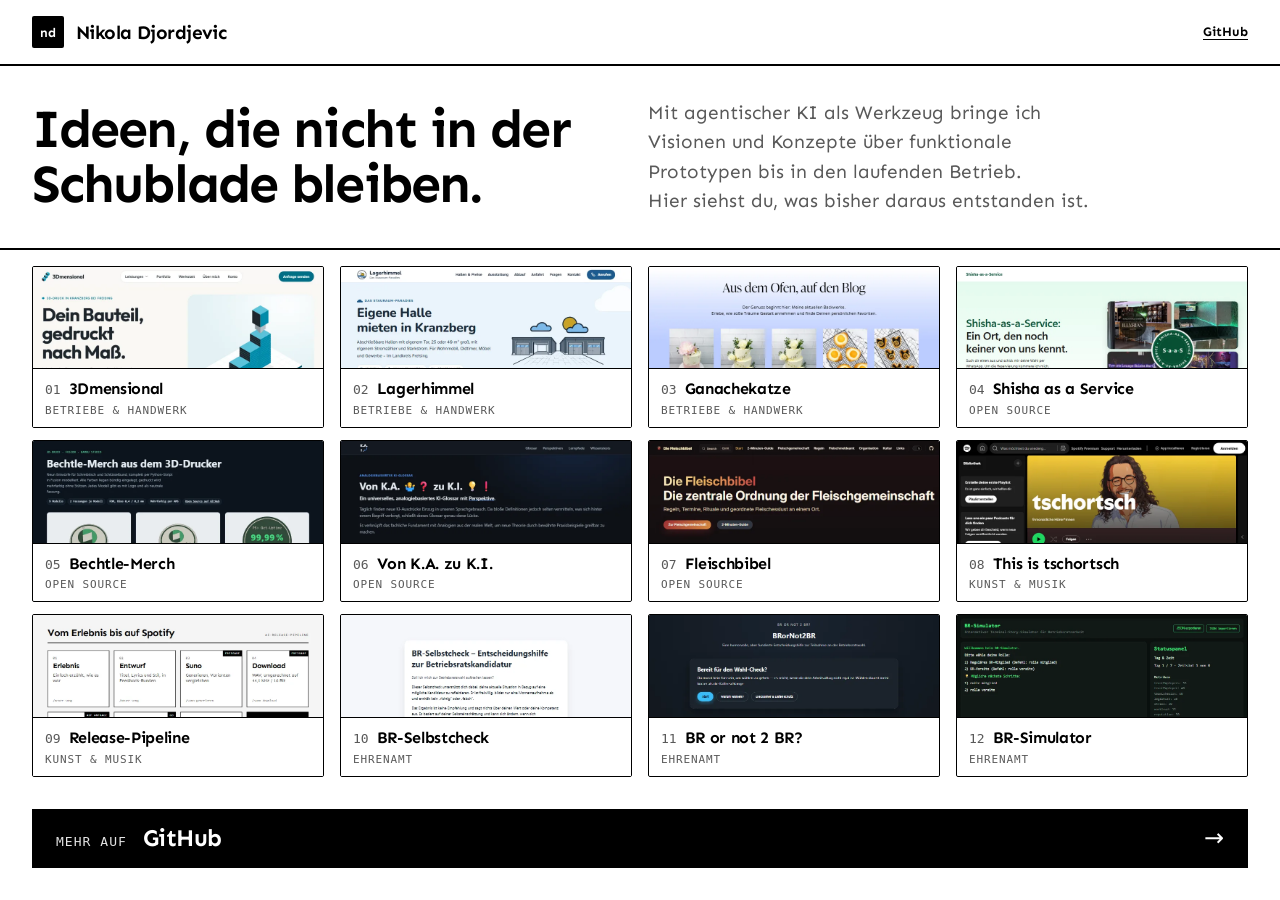
<file: index.html>
<!DOCTYPE html>
<html lang="de">
<head>
<meta charset="utf-8">
<meta name="viewport" content="width=device-width, initial-scale=1">
<title>Nikola Djordjevic · Projekte</title>
<meta name="description" content="Ideen, die nicht in der Schublade bleiben. Projekte von Nikola Djordjevic: Seiten für Betriebe, Open Source, Musik und Werkzeuge fürs Ehrenamt.">
<meta name="author" content="Nikola Djordjevic">
<meta name="theme-color" content="#ffffff">
<meta name="color-scheme" content="light">
<link rel="canonical" href="https://tschortsch3711.github.io/portfolio/">
<meta property="og:type" content="website">
<meta property="og:locale" content="de_DE">
<meta property="og:site_name" content="Nikola Djordjevic">
<meta property="og:title" content="Nikola Djordjevic · Projekte">
<meta property="og:description" content="Ideen, die nicht in der Schublade bleiben. Projekte von Nikola Djordjevic: Seiten für Betriebe, Open Source, Musik und Werkzeuge fürs Ehrenamt.">
<meta property="og:url" content="https://tschortsch3711.github.io/portfolio/">
<meta property="og:image" content="https://tschortsch3711.github.io/portfolio/assets/bilder/og/start.png">
<meta property="og:image:width" content="1200">
<meta property="og:image:height" content="630">
<meta property="og:image:alt" content="Nikola Djordjevic: Ideen, die nicht in der Schublade bleiben.">
<meta name="twitter:card" content="summary_large_image">
<link rel="icon" href="./favicon.svg" type="image/svg+xml">
<link rel="preload" href="./fonts/Sen/Sen-Bold.woff2" as="font" type="font/woff2" crossorigin>
<link rel="stylesheet" href="./assets/css/tokens.css?v=56fb2a18">
<link rel="stylesheet" href="./assets/css/site.css?v=b33506b6">
</head>
<body>
<div class="start">
<a class="springen" href="#inhalt">Zum Inhalt springen</a>
<header class="kopf">
  <div class="rahmen">
    <a class="wortmarke" href="./" aria-label="Nikola Djordjevic, zur Übersicht">
      <span class="wortmarke-zeichen" aria-hidden="true">nd</span>
      <span class="wortmarke-name">Nikola Djordjevic</span>
    </a>
    <a class="kopf-link" href="https://github.com/tschortsch3711">GitHub</a>
  </div>
</header>
<section class="einleitung">
  <h1>Ideen, die nicht in der Schublade bleiben.</h1>
  <p><span>Mit agentischer KI als Werkzeug bringe ich Visionen und Konzepte über funktionale Prototypen<br class="weit"> bis in den laufenden Betrieb.</span> <span>Hier siehst du, was bisher daraus entstanden ist.</span></p>
</section>
<main id="inhalt">
<ul class="raster">
  <li>
    <a class="kachel" href="projekte/3dmensional/">
      <img src="assets/bilder/3dmensional-800.webp" width="800" height="500" alt="">
      <span class="kachel-text">
        <span class="kachel-nr" aria-hidden="true">01</span>
        <span class="kachel-name">3Dmensional</span>
        <span class="kachel-gruppe etikett">Betriebe &amp; Handwerk</span>
        <span class="kachel-satz">3D-⁠Druck, Konstruktion und Gravur in Kranzberg bei Freising.</span>
      </span>
    </a>
  </li>
  <li>
    <a class="kachel" href="projekte/lagerhimmel/">
      <img src="assets/bilder/lagerhimmel-800.webp" width="800" height="500" alt="">
      <span class="kachel-text">
        <span class="kachel-nr" aria-hidden="true">02</span>
        <span class="kachel-name">Lagerhimmel</span>
        <span class="kachel-gruppe etikett">Betriebe &amp; Handwerk</span>
        <span class="kachel-satz">Abschließbare Lagerhallen und Garagen in Kranzberg.</span>
      </span>
    </a>
  </li>
  <li>
    <a class="kachel" href="projekte/ganachekatze/">
      <img src="assets/bilder/ganachekatze-800.webp" width="800" height="500" alt="" style="object-position: center top">
      <span class="kachel-text">
        <span class="kachel-nr" aria-hidden="true">03</span>
        <span class="kachel-name">Ganachekatze</span>
        <span class="kachel-gruppe etikett">Betriebe &amp; Handwerk</span>
        <span class="kachel-satz">Backblog, Rezepte und Shop rund ums Backen mit Wow-⁠Effekt.</span>
      </span>
    </a>
  </li>
  <li>
    <a class="kachel" href="projekte/shisha-as-a-service/">
      <img src="assets/bilder/shisha-as-a-service-800.webp" width="800" height="500" alt="">
      <span class="kachel-text">
        <span class="kachel-nr" aria-hidden="true">04</span>
        <span class="kachel-name">Shisha as a Service</span>
        <span class="kachel-gruppe etikett">Open Source</span>
        <span class="kachel-satz">Vier Shisha-⁠Bars zur Wahl, zwischen Freising und Regensburg.</span>
      </span>
    </a>
  </li>
  <li>
    <a class="kachel" href="projekte/bechtle-3d-druck/" title="Privates, nicht kommerzielles Fan- und Lernprojekt ohne Verbindung zur Bechtle AG.">
      <img src="assets/bilder/bechtle-3d-druck-800.webp" width="800" height="500" alt="">
      <span class="kachel-text">
        <span class="kachel-nr" aria-hidden="true">05</span>
        <span class="kachel-name">Bechtle-Merch</span>
        <span class="kachel-gruppe etikett">Open Source</span>
        <span class="kachel-satz">Neun Modelle aus dem 3D-⁠Drucker. Privates Fanprojekt ohne Verbindung zur Bechtle AG.</span>
      </span>
    </a>
  </li>
  <li>
    <a class="kachel" href="projekte/von-ka-zu-ki/">
      <img src="assets/bilder/von-ka-zu-ki-800.webp" width="800" height="500" alt="">
      <span class="kachel-text">
        <span class="kachel-nr" aria-hidden="true">06</span>
        <span class="kachel-name">Von K.A. zu K.I.</span>
        <span class="kachel-gruppe etikett">Open Source</span>
        <span class="kachel-satz">Ein verständliches KI-⁠Glossar, über bekannte Fachwelten greifbar gemacht.</span>
      </span>
    </a>
  </li>
  <li>
    <a class="kachel" href="projekte/fleischbibel/">
      <img src="assets/bilder/fleischbibel-800.webp" width="800" height="500" alt="">
      <span class="kachel-text">
        <span class="kachel-nr" aria-hidden="true">07</span>
        <span class="kachel-name">Fleischbibel</span>
        <span class="kachel-gruppe etikett">Open Source</span>
        <span class="kachel-satz">Die zentrale Dokumentation der Fleischgemeinschaft.</span>
      </span>
    </a>
  </li>
  <li>
    <a class="kachel" href="projekte/this-is-tschortsch/">
      <img src="assets/bilder/this-is-tschortsch-800.webp" width="800" height="500" alt="" style="object-position: center top">
      <span class="kachel-text">
        <span class="kachel-nr" aria-hidden="true">08</span>
        <span class="kachel-name">This is tschortsch</span>
        <span class="kachel-gruppe etikett">Kunst &amp; Musik</span>
        <span class="kachel-satz">Eigene Songs auf Spotify, entstanden mit Suno.</span>
      </span>
    </a>
  </li>
  <li>
    <a class="kachel" href="projekte/release-pipeline/">
      <img src="assets/bilder/release-pipeline-800.webp" width="800" height="500" alt="">
      <span class="kachel-text">
        <span class="kachel-nr" aria-hidden="true">09</span>
        <span class="kachel-name">Release-Pipeline</span>
        <span class="kachel-gruppe etikett">Kunst &amp; Musik</span>
        <span class="kachel-satz">Wie aus einem Erlebnis ein Song auf Spotify wird.</span>
      </span>
    </a>
  </li>
  <li>
    <a class="kachel" href="projekte/br-selbstcheck/">
      <img src="assets/bilder/br-selbstcheck-800.webp" width="800" height="500" alt="" style="object-position: center top">
      <span class="kachel-text">
        <span class="kachel-nr" aria-hidden="true">10</span>
        <span class="kachel-name">BR-Selbstcheck</span>
        <span class="kachel-gruppe etikett">Ehrenamt</span>
        <span class="kachel-satz">Ein Selbstcheck für alle, die über eine Kandidatur zum Betriebsrat nachdenken.</span>
      </span>
    </a>
  </li>
  <li>
    <a class="kachel" href="projekte/br-or-not-2-br/">
      <img src="assets/bilder/br-or-not-2-br-800.webp" width="800" height="500" alt="" style="object-position: center top">
      <span class="kachel-text">
        <span class="kachel-nr" aria-hidden="true">11</span>
        <span class="kachel-name">BR or not 2 BR?</span>
        <span class="kachel-gruppe etikett">Ehrenamt</span>
        <span class="kachel-satz">Zur Betriebsratswahl gehen oder nicht? Zwölf Fragen, eine Minute.</span>
      </span>
    </a>
  </li>
  <li>
    <a class="kachel" href="projekte/br-simulator/">
      <img src="assets/bilder/br-simulator-800.webp" width="800" height="500" alt="">
      <span class="kachel-text">
        <span class="kachel-nr" aria-hidden="true">12</span>
        <span class="kachel-name">BR-Simulator</span>
        <span class="kachel-gruppe etikett">Ehrenamt</span>
        <span class="kachel-satz">Eine Woche Betriebsratsarbeit als Text-⁠Simulation im Browser.</span>
      </span>
    </a>
  </li>
</ul>
<a class="mehr" href="https://github.com/tschortsch3711">
  <span class="etikett">Mehr auf</span>
  <span class="mehr-name">GitHub</span>
  <span class="mehr-pfeil" aria-hidden="true">→</span>
</a>
</main>
</div>
<script>
(() => {
  const schmal = matchMedia("(max-width: 64rem)");
  const kacheln = [...document.querySelectorAll("a.kachel")];
  function fokus() {
    let zeile = null;
    // Ganz oben auf der Seite bleibt alles ruhig, der Fokus beginnt erst nach dem ersten Scrollen
    if (schmal.matches && scrollY > 24) {
      const max = document.documentElement.scrollHeight - innerHeight;
      const linie = innerHeight * (0.3 + 0.45 * (max > 0 ? scrollY / max : 0));
      let abstand = Infinity;
      for (const k of kacheln) {
        const r = k.getBoundingClientRect(), a = Math.abs(r.top + r.height / 2 - linie);
        if (a < abstand) { abstand = a; zeile = r.top; }
      }
    }
    for (const k of kacheln) k.classList.toggle("fokus", zeile !== null && Math.abs(k.getBoundingClientRect().top - zeile) < 4);
  }
  addEventListener("scroll", fokus, { passive: true });
  addEventListener("resize", fokus);
  fokus();
})();
</script>
</body>
</html>
</file>
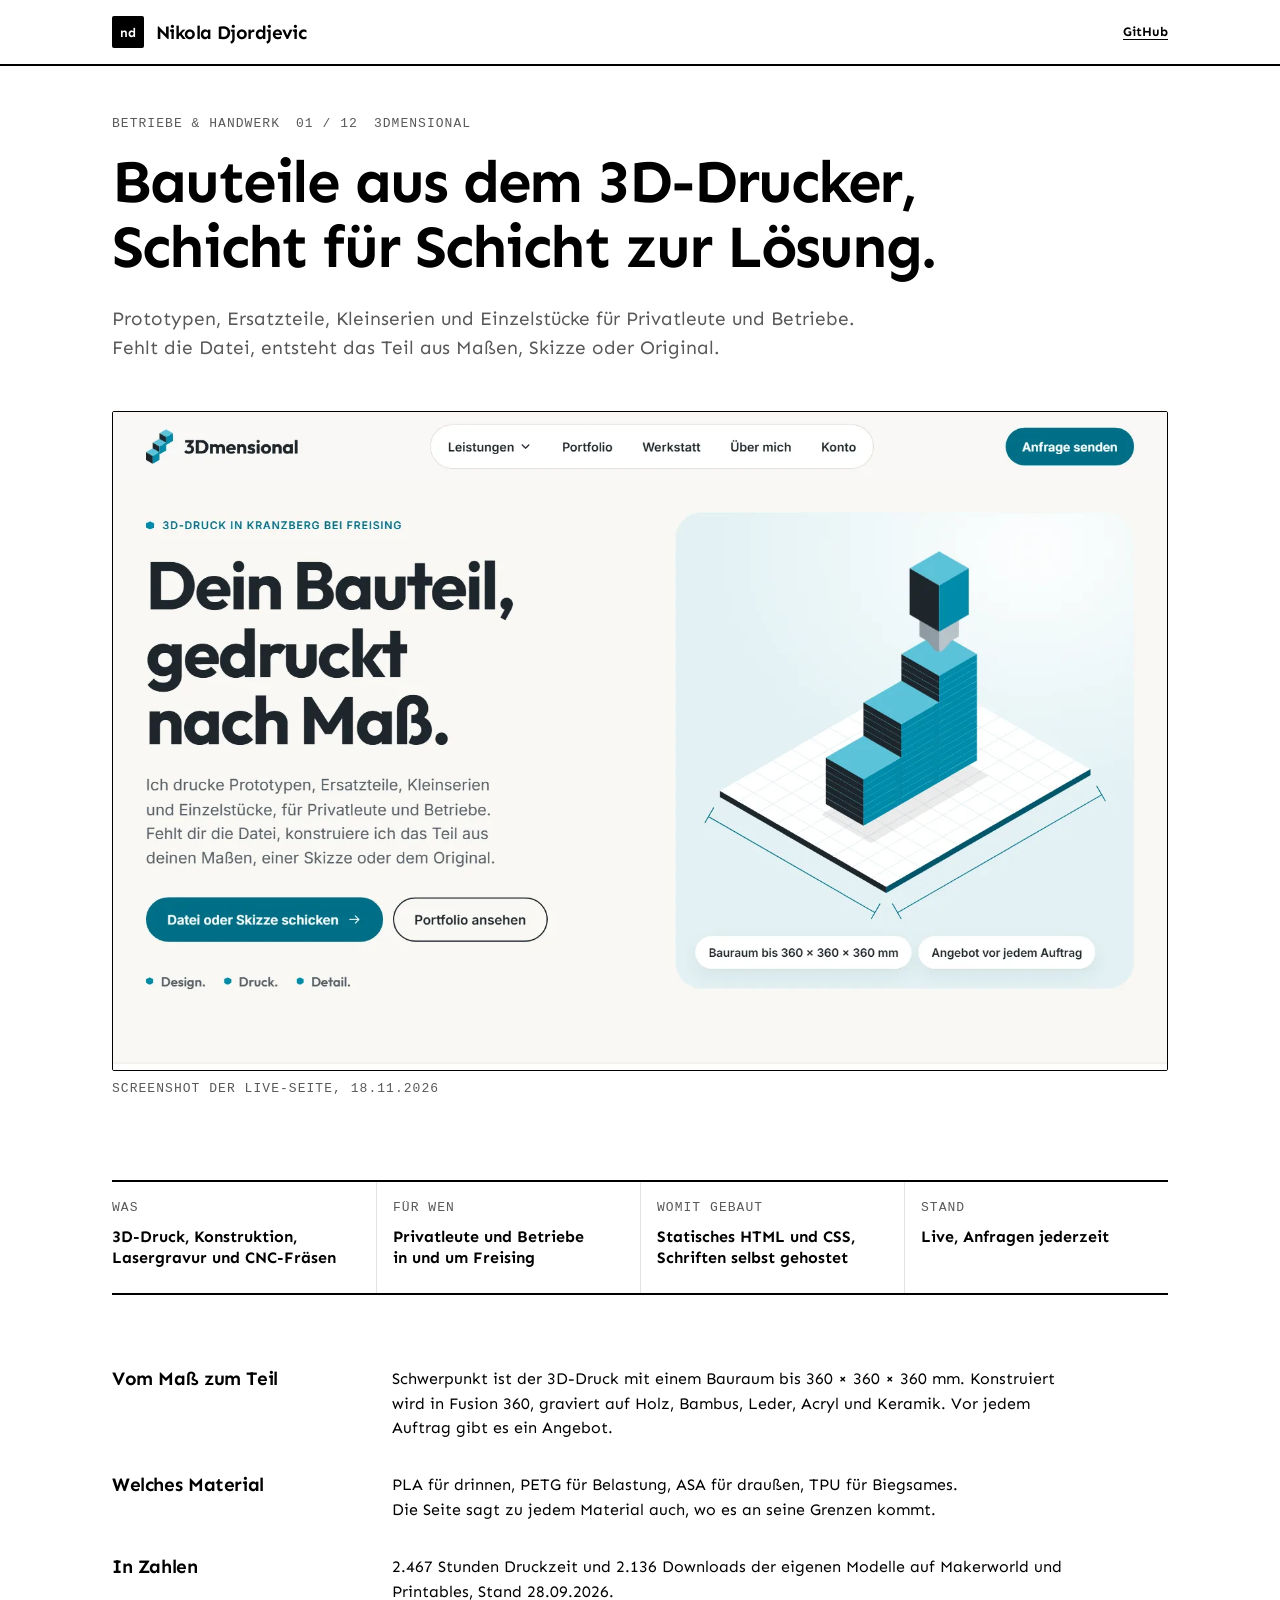
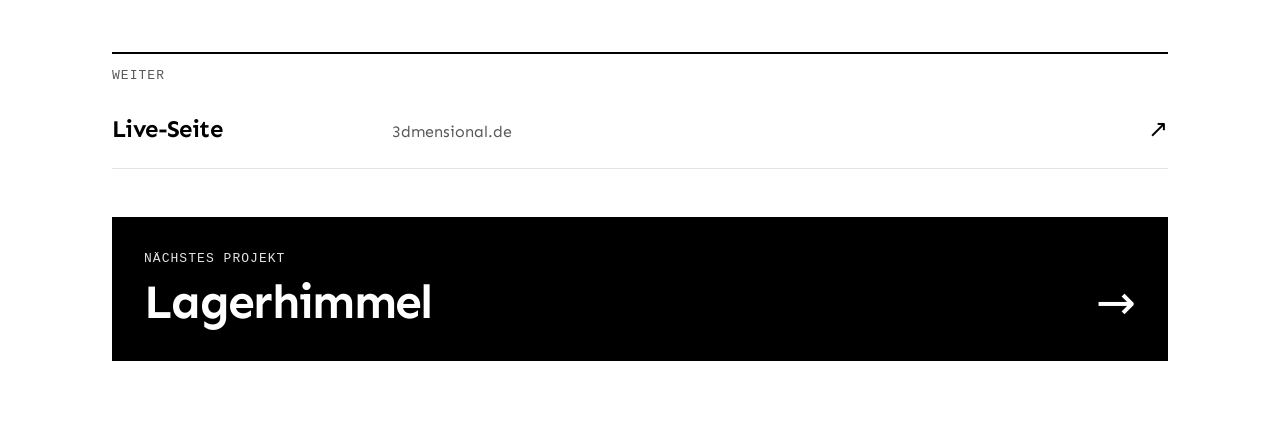
<file: projekte/3dmensional/index.html>
<!DOCTYPE html>
<html lang="de">
<head>
<meta charset="utf-8">
<meta name="viewport" content="width=device-width, initial-scale=1">
<title>3Dmensional · Nikola Djordjevic</title>
<meta name="description" content="Bauteile aus dem 3D-Drucker, Schicht für Schicht zur Lösung. Prototypen, Ersatzteile, Kleinserien und Einzelstücke für Privatleute und Betriebe. Fehlt die Datei, entsteht das Teil aus Maßen, Skizze oder Original.">
<meta name="author" content="Nikola Djordjevic">
<meta name="theme-color" content="#ffffff">
<meta name="color-scheme" content="light">
<link rel="canonical" href="https://tschortsch3711.github.io/portfolio/projekte/3dmensional/">
<meta property="og:type" content="article">
<meta property="og:locale" content="de_DE">
<meta property="og:site_name" content="Nikola Djordjevic">
<meta property="og:title" content="3Dmensional · Nikola Djordjevic">
<meta property="og:description" content="Bauteile aus dem 3D-Drucker, Schicht für Schicht zur Lösung. Prototypen, Ersatzteile, Kleinserien und Einzelstücke für Privatleute und Betriebe. Fehlt die Datei, entsteht das Teil aus Maßen, Skizze oder Original.">
<meta property="og:url" content="https://tschortsch3711.github.io/portfolio/projekte/3dmensional/">
<meta property="og:image" content="https://tschortsch3711.github.io/portfolio/assets/bilder/og/3dmensional.jpg">
<meta property="og:image:width" content="1200">
<meta property="og:image:height" content="630">
<meta property="og:image:alt" content="Startseite von 3Dmensional mit der Überschrift „Dein Bauteil, gedruckt nach Maß.“">
<meta name="twitter:card" content="summary_large_image">
<link rel="icon" href="../../favicon.svg" type="image/svg+xml">
<link rel="preload" href="../../fonts/Sen/Sen-Bold.woff2" as="font" type="font/woff2" crossorigin>
<link rel="stylesheet" href="../../assets/css/tokens.css?v=56fb2a18">
<link rel="stylesheet" href="../../assets/css/site.css?v=b33506b6">
</head>
<body>
<a class="springen" href="#inhalt">Zum Inhalt springen</a>
<header class="kopf">
  <div class="rahmen">
    <a class="wortmarke" href="../../" aria-label="Nikola Djordjevic, zur Übersicht">
      <span class="wortmarke-zeichen" aria-hidden="true">nd</span>
      <span class="wortmarke-name">Nikola Djordjevic</span>
    </a>
    <a class="kopf-link" href="https://github.com/tschortsch3711">GitHub</a>
  </div>
</header>
<main id="inhalt">
  <div class="rahmen">
    <section class="held" aria-labelledby="aussage">
      <p class="etikett"><span>Betriebe &amp; Handwerk</span><span>01 / 12</span><span>3Dmensional</span></p>
      <h1 id="aussage"><span class="z">Bauteile aus dem 3D-⁠Drucker,</span> <span class="z">Schicht für Schicht zur Lösung.</span></h1>
      <p class="held-unter"><span class="z">Prototypen, Ersatzteile, Kleinserien und Einzelstücke</span> <span class="z">für Privatleute und Betriebe.</span> <span class="z">Fehlt die Datei, entsteht das Teil aus Maßen, Skizze oder Original.</span></p>
      <figure>
        <div class="bild">
          <img src="../../assets/bilder/3dmensional-1600.webp" srcset="../../assets/bilder/3dmensional-800.webp 800w, ../../assets/bilder/3dmensional-1600.webp 1600w" sizes="(max-width: 64rem) 100vw, 66rem" width="1600" height="1000" alt="Startseite von 3Dmensional mit der Überschrift „Dein Bauteil, gedruckt nach Maß.“" fetchpriority="high">
        </div>
        <figcaption class="bild-unter etikett">Screenshot der Live-Seite, 18.11.2026</figcaption>
      </figure>
    </section>

    <dl class="band" aria-label="Fakten">
      <div><dt class="etikett">Was</dt><dd><span class="z">3D-⁠Druck, Konstruktion, Lasergravur und CNC-⁠Fräsen</span></dd></div>
      <div><dt class="etikett">Für wen</dt><dd><span class="z">Privatleute und Betriebe in und um Freising</span></dd></div>
      <div><dt class="etikett">Womit gebaut</dt><dd><span class="z">Statisches HTML und CSS, Schriften selbst gehostet</span></dd></div>
      <div><dt class="etikett">Stand</dt><dd><span class="z">Live, Anfragen jederzeit</span></dd></div>
    </dl>

    <section class="text" aria-label="Mehr über 3Dmensional">
      <div class="text-block">
        <h2>Vom Maß zum Teil</h2>
        <div><p>Schwerpunkt ist der 3D-⁠Druck mit einem Bauraum bis 360 × 360 × 360 mm. Konstruiert wird in Fusion 360, graviert auf Holz, Bambus, Leder, Acryl und Keramik. Vor jedem Auftrag gibt es ein Angebot.</p></div>
      </div>
      <div class="text-block">
        <h2>Welches Material</h2>
        <div><p>PLA für drinnen, PETG für Belastung, ASA für draußen, TPU für Biegsames. <br class="breit">Die Seite sagt zu jedem Material auch, wo es an seine Grenzen kommt.</p></div>
      </div>
      <div class="text-block">
        <h2>In Zahlen</h2>
        <div><p>2.467 Stunden Druckzeit und 2.136 Downloads der eigenen Modelle auf Makerworld und Printables, Stand 28.09.2026.</p></div>
      </div>
    </section>

    <nav class="weiter" aria-labelledby="weiter">
      <div class="gruppe-kopf"><h2 class="etikett" id="weiter">Weiter</h2></div>
      <ul class="weiter-liste">
        <li>
          <a class="weiter-link" href="https://3dmensional.de">
            <span class="weiter-was">Live-Seite</span>
            <span class="weiter-wo">3dmensional.de</span>
            <span class="zeile-pfeil" aria-hidden="true">↗</span>
          </a>
        </li>
      </ul>
      <a class="naechstes" href="../../projekte/lagerhimmel/">
        <span class="etikett">Nächstes Projekt</span>
        <span class="naechstes-name">Lagerhimmel</span>
        <span class="naechstes-pfeil" aria-hidden="true">→</span>
      </a>
    </nav>
  </div>
</main>
</body>
</html>
</file>
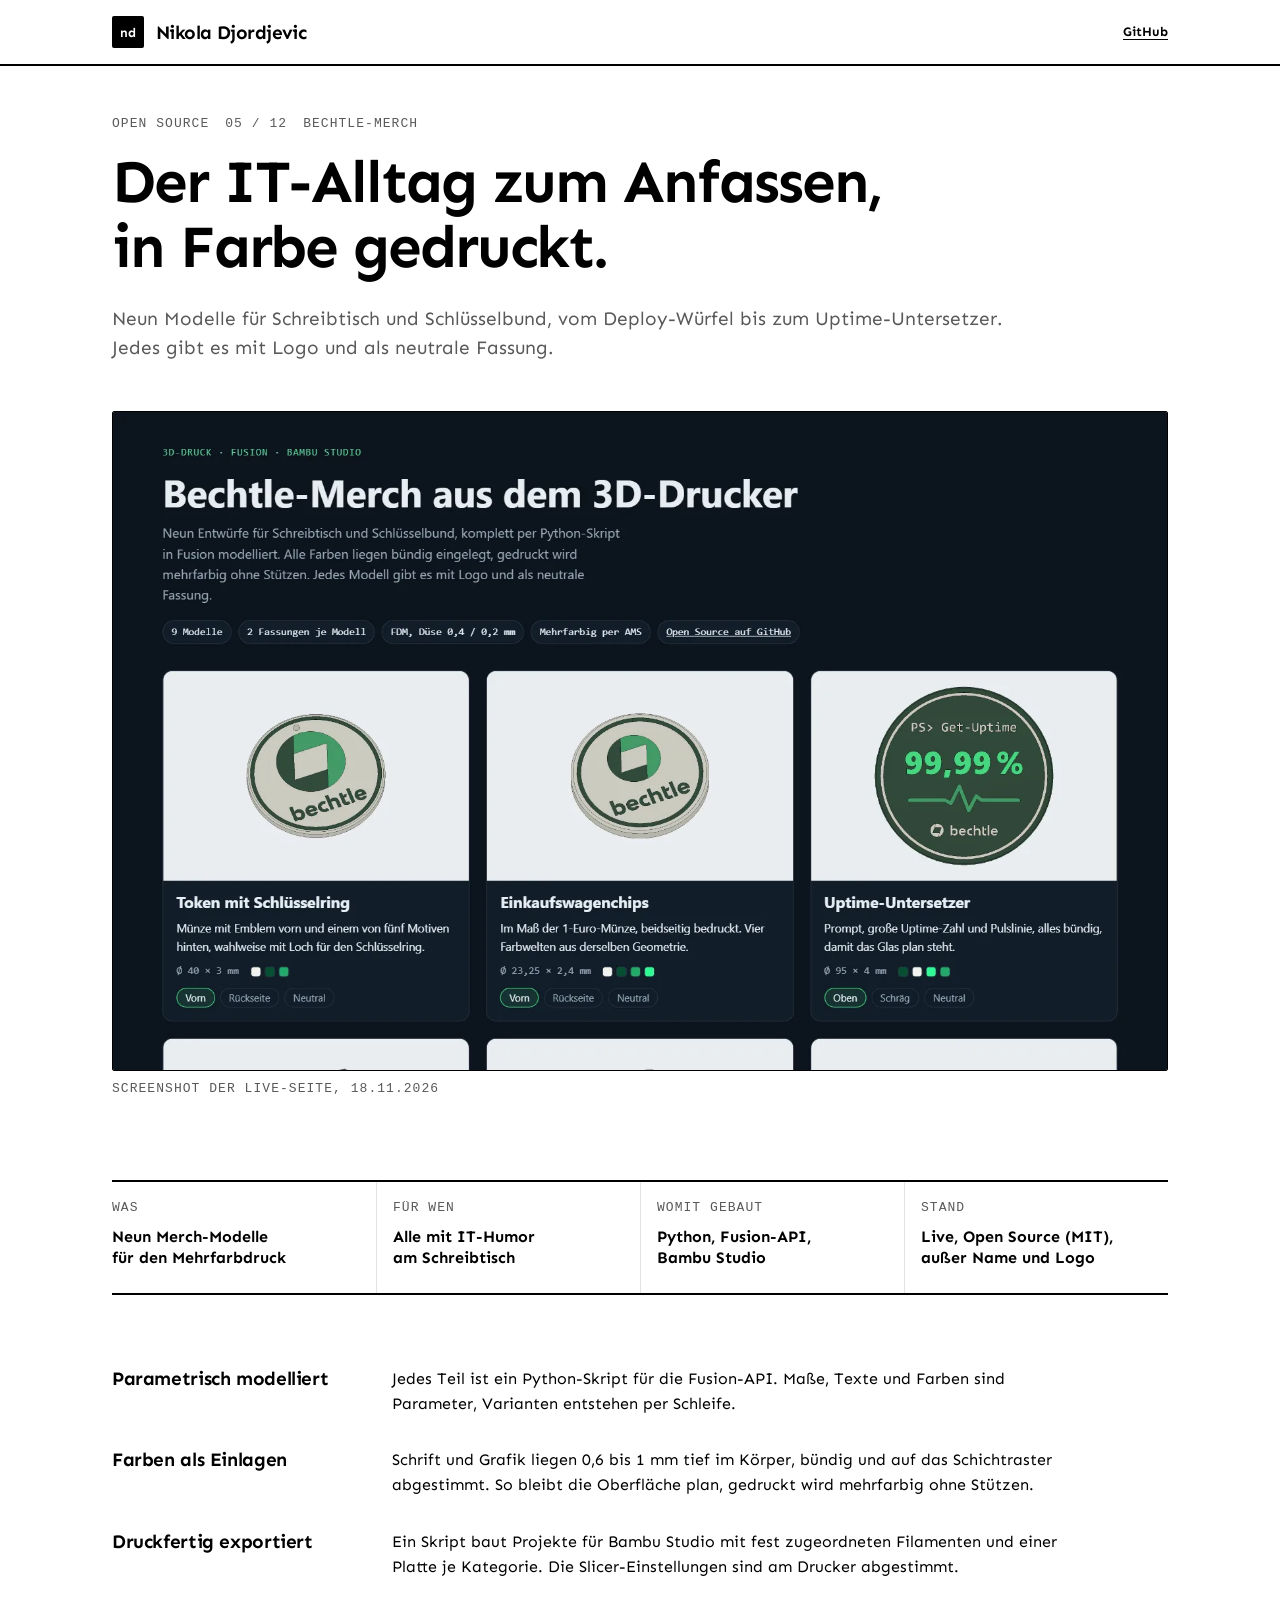
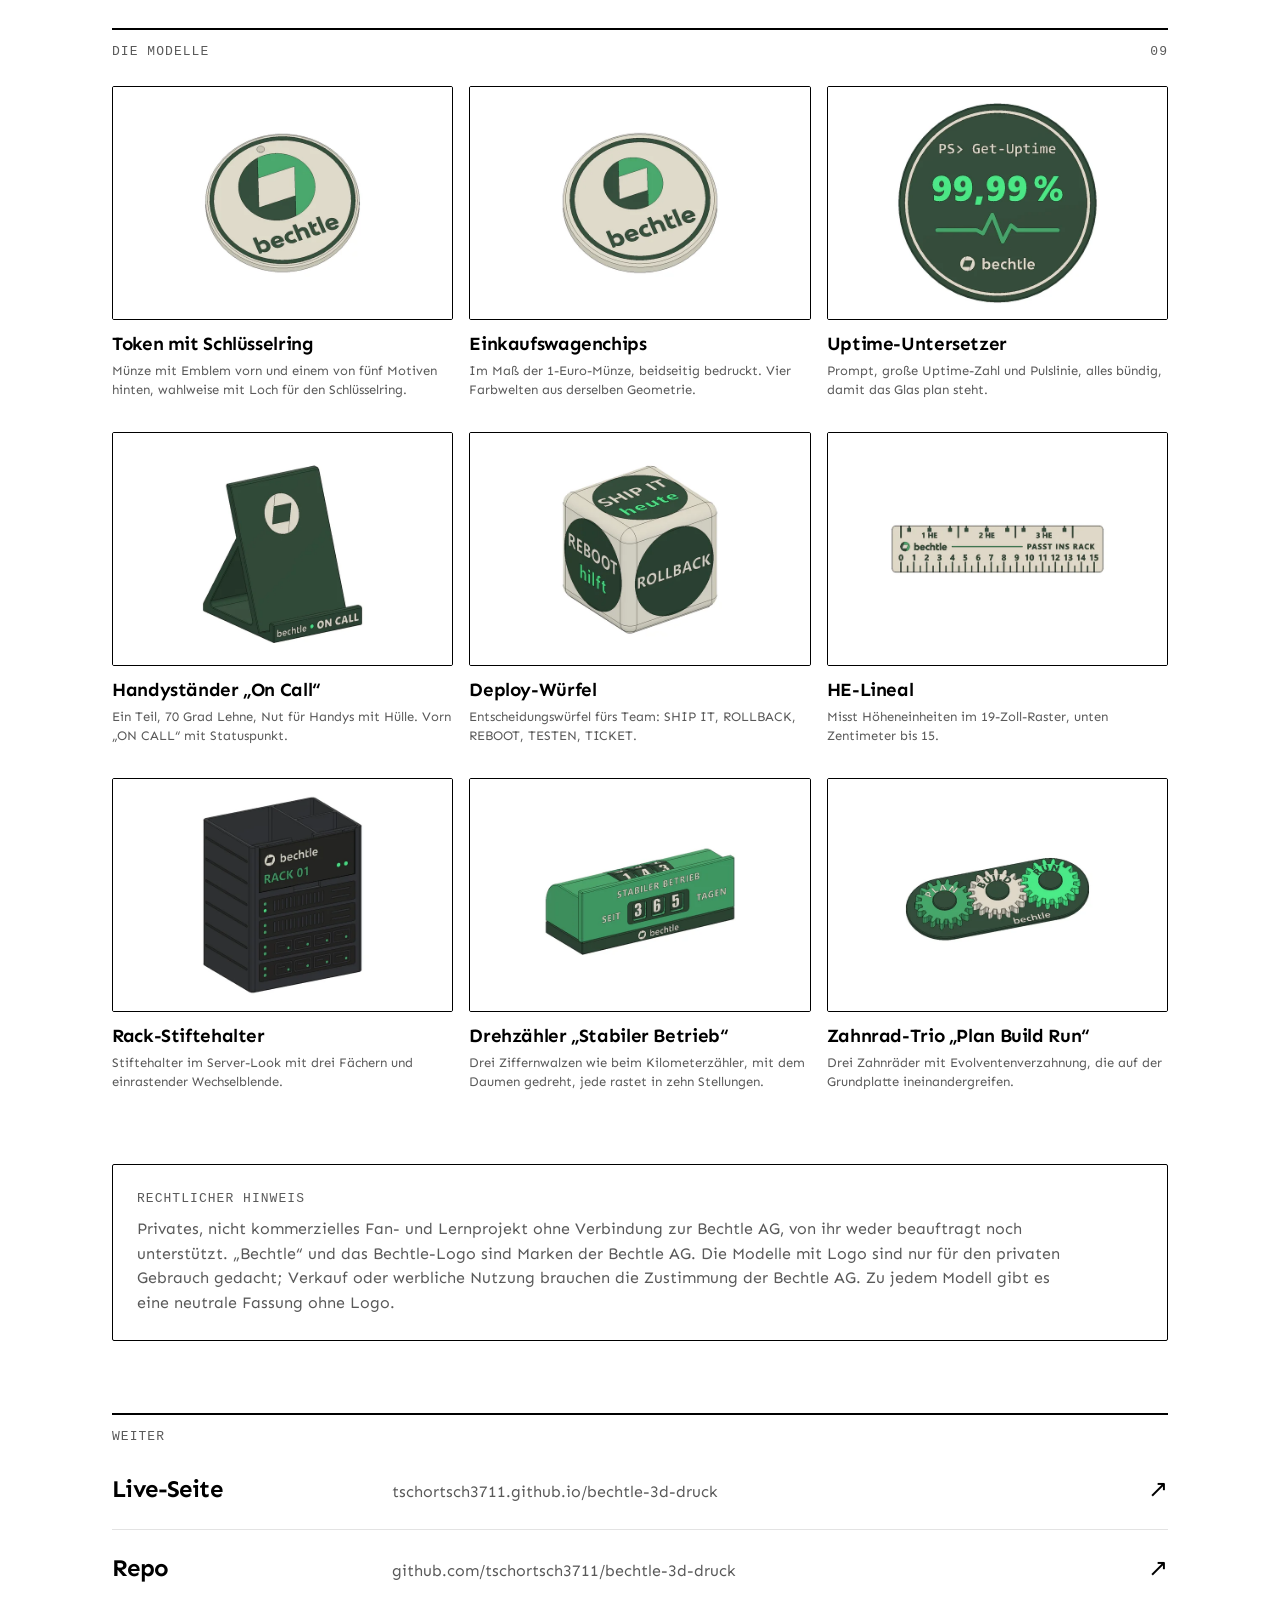
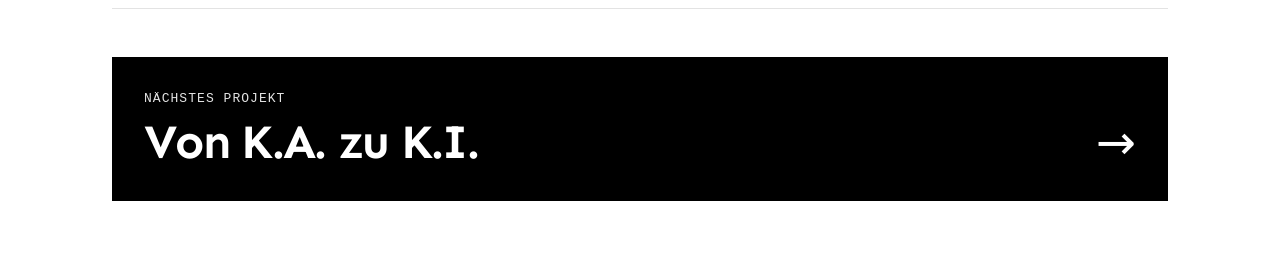
<file: projekte/bechtle-3d-druck/index.html>
<!DOCTYPE html>
<html lang="de">
<head>
<meta charset="utf-8">
<meta name="viewport" content="width=device-width, initial-scale=1">
<title>Bechtle-Merch · Nikola Djordjevic</title>
<meta name="description" content="Der IT-Alltag zum Anfassen, in Farbe gedruckt. Neun Modelle für Schreibtisch und Schlüsselbund, vom Deploy-Würfel bis zum Uptime-Untersetzer. Jedes gibt es mit Logo und als neutrale Fassung.">
<meta name="author" content="Nikola Djordjevic">
<meta name="theme-color" content="#ffffff">
<meta name="color-scheme" content="light">
<link rel="canonical" href="https://tschortsch3711.github.io/portfolio/projekte/bechtle-3d-druck/">
<meta property="og:type" content="article">
<meta property="og:locale" content="de_DE">
<meta property="og:site_name" content="Nikola Djordjevic">
<meta property="og:title" content="Bechtle-Merch · Nikola Djordjevic">
<meta property="og:description" content="Der IT-Alltag zum Anfassen, in Farbe gedruckt. Neun Modelle für Schreibtisch und Schlüsselbund, vom Deploy-Würfel bis zum Uptime-Untersetzer. Jedes gibt es mit Logo und als neutrale Fassung.">
<meta property="og:url" content="https://tschortsch3711.github.io/portfolio/projekte/bechtle-3d-druck/">
<meta property="og:image" content="https://tschortsch3711.github.io/portfolio/assets/bilder/og/bechtle-3d-druck.jpg">
<meta property="og:image:width" content="1200">
<meta property="og:image:height" content="630">
<meta property="og:image:alt" content="Übersichtsseite von Bechtle-Merch aus dem 3D-Drucker mit Kurzbeschreibung, Token, Einkaufswagenchip und Uptime-Untersetzer">
<meta name="twitter:card" content="summary_large_image">
<link rel="icon" href="../../favicon.svg" type="image/svg+xml">
<link rel="preload" href="../../fonts/Sen/Sen-Bold.woff2" as="font" type="font/woff2" crossorigin>
<link rel="stylesheet" href="../../assets/css/tokens.css?v=56fb2a18">
<link rel="stylesheet" href="../../assets/css/site.css?v=b33506b6">
</head>
<body>
<a class="springen" href="#inhalt">Zum Inhalt springen</a>
<header class="kopf">
  <div class="rahmen">
    <a class="wortmarke" href="../../" aria-label="Nikola Djordjevic, zur Übersicht">
      <span class="wortmarke-zeichen" aria-hidden="true">nd</span>
      <span class="wortmarke-name">Nikola Djordjevic</span>
    </a>
    <a class="kopf-link" href="https://github.com/tschortsch3711">GitHub</a>
  </div>
</header>
<main id="inhalt">
  <div class="rahmen">
    <section class="held" aria-labelledby="aussage">
      <p class="etikett"><span>Open Source</span><span>05 / 12</span><span>Bechtle-Merch</span></p>
      <h1 id="aussage"><span class="z">Der IT-⁠Alltag zum Anfassen,</span> <span class="z">in Farbe gedruckt.</span></h1>
      <p class="held-unter"><span class="z">Neun Modelle für Schreibtisch und Schlüsselbund,</span> <span class="z">vom Deploy-⁠Würfel bis zum Uptime-⁠Untersetzer.</span><br><span class="z">Jedes gibt es mit Logo</span> <span class="z">und als neutrale Fassung.</span></p>
      <figure>
        <div class="bild">
          <img src="../../assets/bilder/bechtle-3d-druck-1600.webp" srcset="../../assets/bilder/bechtle-3d-druck-800.webp 800w, ../../assets/bilder/bechtle-3d-druck-1600.webp 1600w" sizes="(max-width: 64rem) 100vw, 66rem" width="1600" height="1000" alt="Übersichtsseite von Bechtle-Merch aus dem 3D-Drucker mit Kurzbeschreibung, Token, Einkaufswagenchip und Uptime-Untersetzer" fetchpriority="high">
        </div>
        <figcaption class="bild-unter etikett">Screenshot der Live-Seite, 18.11.2026</figcaption>
      </figure>
    </section>

    <dl class="band" aria-label="Fakten">
      <div><dt class="etikett">Was</dt><dd><span class="z">Neun Merch-⁠Modelle</span> <span class="z">für den Mehrfarbdruck</span></dd></div>
      <div><dt class="etikett">Für wen</dt><dd><span class="z">Alle mit IT-⁠Humor</span> <span class="z">am Schreibtisch</span></dd></div>
      <div><dt class="etikett">Womit gebaut</dt><dd><span class="z">Python, Fusion-⁠API,</span> <span class="z">Bambu Studio</span></dd></div>
      <div><dt class="etikett">Stand</dt><dd><span class="z">Live, Open Source (MIT),</span> <span class="z">außer Name und Logo</span></dd></div>
    </dl>

    <section class="text" aria-label="Mehr über Bechtle-Merch">
      <div class="text-block">
        <h2>Parametrisch modelliert</h2>
        <div><p>Jedes Teil ist ein Python-⁠Skript für die Fusion-⁠API. Maße, Texte und Farben sind Parameter, Varianten entstehen per Schleife.</p></div>
      </div>
      <div class="text-block">
        <h2>Farben als Einlagen</h2>
        <div><p>Schrift und Grafik liegen 0,6 bis 1 mm tief im Körper, bündig und auf das Schichtraster abgestimmt. So bleibt die Oberfläche plan, gedruckt wird mehrfarbig ohne Stützen.</p></div>
      </div>
      <div class="text-block">
        <h2>Druckfertig exportiert</h2>
        <div><p>Ein Skript baut Projekte für Bambu Studio mit fest zugeordneten Filamenten und einer Platte je Kategorie. Die Slicer-⁠Einstellungen sind am Drucker abgestimmt.</p></div>
      </div>
    </section>

    <section class="modelle" aria-labelledby="modelle">
      <div class="gruppe-kopf"><h2 class="etikett" id="modelle">Die Modelle</h2><span class="etikett">09</span></div>
      <ul class="modelle-liste">
        <li>
          <img src="../../assets/bilder/bechtle-3d-druck/token_logo_seit1983_loch-800.webp" width="800" height="550" alt="Token mit Schlüsselring, gerendert" loading="lazy">
          <h3>Token mit Schlüsselring</h3>
          <p>Münze mit Emblem vorn und einem von fünf Motiven hinten, wahlweise mit Loch für den Schlüsselring.</p>
        </li>
        <li>
          <img src="../../assets/bilder/bechtle-3d-druck/chip_logo_seit1983-800.webp" width="800" height="550" alt="Einkaufswagenchips, gerendert" loading="lazy">
          <h3>Einkaufswagenchips</h3>
          <p>Im Maß der 1-⁠Euro-⁠Münze, beidseitig bedruckt. Vier Farbwelten aus derselben Geometrie.</p>
        </li>
        <li>
          <img src="../../assets/bilder/bechtle-3d-druck/untersetzer_logo_oben-800.webp" width="800" height="550" alt="Uptime-Untersetzer, gerendert" loading="lazy">
          <h3>Uptime-⁠Untersetzer</h3>
          <p>Prompt, große Uptime-⁠Zahl und Pulslinie, alles bündig, damit das Glas plan steht.</p>
        </li>
        <li>
          <img src="../../assets/bilder/bechtle-3d-druck/handystaender_logo_leer-800.webp" width="800" height="550" alt="Handyständer „On Call“, gerendert" loading="lazy">
          <h3>Handyständer „On Call“</h3>
          <p>Ein Teil, 70 Grad Lehne, Nut für Handys mit Hülle. Vorn „ON CALL“ mit Statuspunkt.</p>
        </li>
        <li>
          <img src="../../assets/bilder/bechtle-3d-druck/wuerfel_logo-800.webp" width="800" height="550" alt="Deploy-Würfel, gerendert" loading="lazy">
          <h3>Deploy-⁠Würfel</h3>
          <p>Entscheidungswürfel fürs Team: SHIP IT, ROLLBACK, REBOOT, TESTEN, TICKET.</p>
        </li>
        <li>
          <img src="../../assets/bilder/bechtle-3d-druck/lineal_logo_oben-800.webp" width="800" height="550" alt="HE-Lineal, gerendert" loading="lazy">
          <h3>HE-⁠Lineal</h3>
          <p>Misst Höheneinheiten im 19-⁠Zoll-⁠Raster, unten Zentimeter bis 15.</p>
        </li>
        <li>
          <img src="../../assets/bilder/bechtle-3d-druck/stiftehalter_logo-800.webp" width="800" height="550" alt="Rack-Stiftehalter, gerendert" loading="lazy">
          <h3>Rack-⁠Stiftehalter</h3>
          <p>Stiftehalter im Server-⁠Look mit drei Fächern und einrastender Wechselblende.</p>
        </li>
        <li>
          <img src="../../assets/bilder/bechtle-3d-druck/drehzaehler_logo-800.webp" width="800" height="550" alt="Drehzähler „Stabiler Betrieb“, gerendert" loading="lazy">
          <h3>Drehzähler „Stabiler Betrieb“</h3>
          <p>Drei Ziffernwalzen wie beim Kilometerzähler, mit dem Daumen gedreht, jede rastet in zehn Stellungen.</p>
        </li>
        <li>
          <img src="../../assets/bilder/bechtle-3d-druck/zahnrad_logo-800.webp" width="800" height="550" alt="Zahnrad-Trio „Plan Build Run“, gerendert" loading="lazy">
          <h3>Zahnrad-⁠Trio „Plan Build Run“</h3>
          <p>Drei Zahnräder mit Evolventenverzahnung, die auf der Grundplatte ineinandergreifen.</p>
        </li>
      </ul>
    </section>

    <aside class="hinweis" aria-label="Rechtlicher Hinweis">
      <p class="etikett">Rechtlicher Hinweis</p>
      <p>Privates, nicht kommerzielles Fan- und Lernprojekt ohne Verbindung zur Bechtle AG, von ihr weder beauftragt noch unterstützt. „Bechtle“ und das Bechtle-⁠Logo sind Marken der Bechtle AG. Die Modelle mit Logo sind nur für den privaten Gebrauch gedacht; Verkauf oder werbliche Nutzung brauchen die Zustimmung der Bechtle AG. Zu jedem Modell gibt es eine neutrale Fassung ohne Logo.</p>
    </aside>

    <nav class="weiter" aria-labelledby="weiter">
      <div class="gruppe-kopf"><h2 class="etikett" id="weiter">Weiter</h2></div>
      <ul class="weiter-liste">
        <li>
          <a class="weiter-link" href="https://tschortsch3711.github.io/bechtle-3d-druck/">
            <span class="weiter-was">Live-Seite</span>
            <span class="weiter-wo">tschortsch3711.github.io/bechtle-3d-druck</span>
            <span class="zeile-pfeil" aria-hidden="true">↗</span>
          </a>
        </li>
        <li>
          <a class="weiter-link" href="https://github.com/tschortsch3711/bechtle-3d-druck">
            <span class="weiter-was">Repo</span>
            <span class="weiter-wo">github.com/tschortsch3711/bechtle-3d-druck</span>
            <span class="zeile-pfeil" aria-hidden="true">↗</span>
          </a>
        </li>
      </ul>
      <a class="naechstes" href="../../projekte/von-ka-zu-ki/">
        <span class="etikett">Nächstes Projekt</span>
        <span class="naechstes-name">Von K.A. zu K.I.</span>
        <span class="naechstes-pfeil" aria-hidden="true">→</span>
      </a>
    </nav>
  </div>
</main>
</body>
</html>
</file>
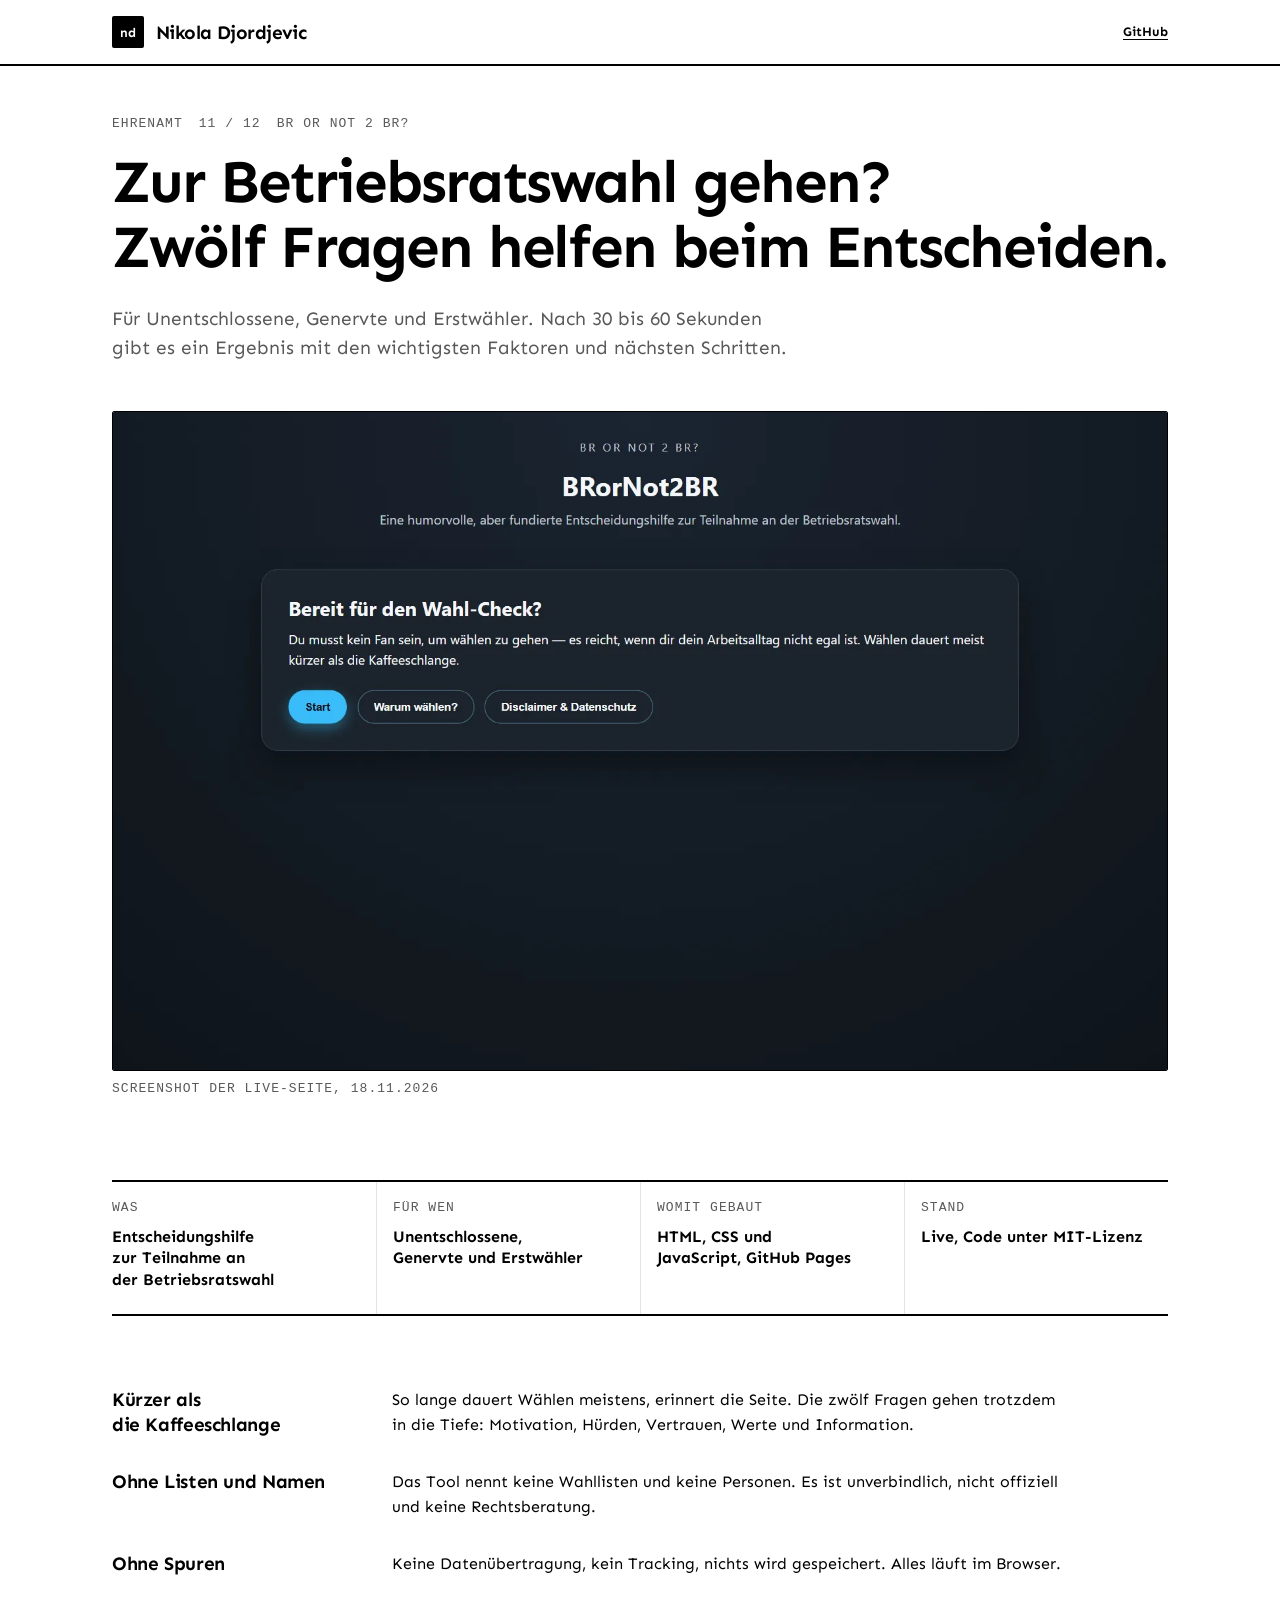
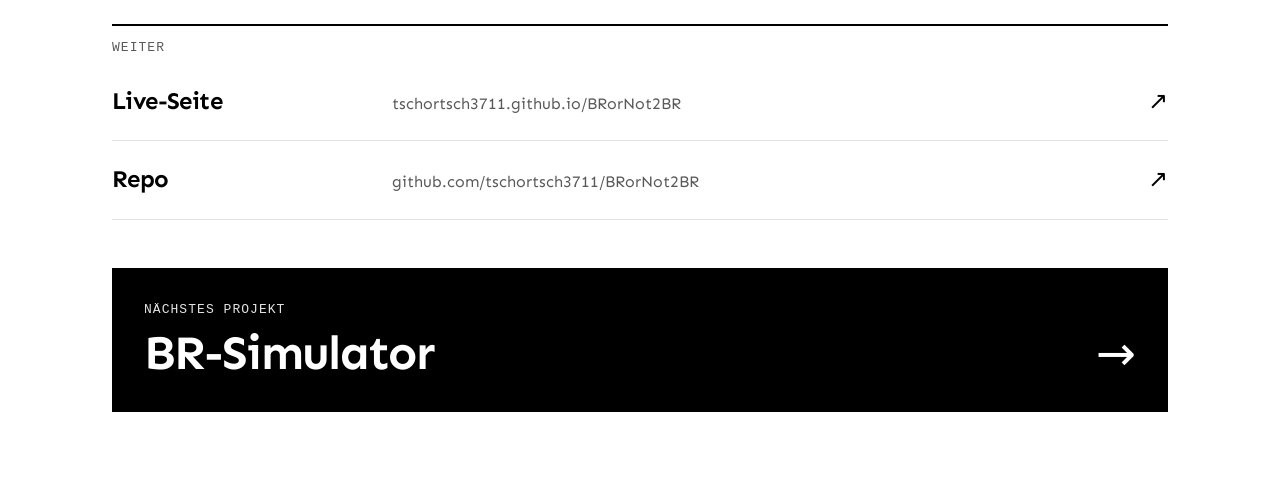
<file: projekte/br-or-not-2-br/index.html>
<!DOCTYPE html>
<html lang="de">
<head>
<meta charset="utf-8">
<meta name="viewport" content="width=device-width, initial-scale=1">
<title>BR or not 2 BR? · Nikola Djordjevic</title>
<meta name="description" content="Zur Betriebsratswahl gehen? Zwölf Fragen helfen beim Entscheiden. Für Unentschlossene, Genervte und Erstwähler. Nach 30 bis 60 Sekunden gibt es ein Ergebnis mit den wichtigsten Faktoren und nächsten Schritten.">
<meta name="author" content="Nikola Djordjevic">
<meta name="theme-color" content="#ffffff">
<meta name="color-scheme" content="light">
<link rel="canonical" href="https://tschortsch3711.github.io/portfolio/projekte/br-or-not-2-br/">
<meta property="og:type" content="article">
<meta property="og:locale" content="de_DE">
<meta property="og:site_name" content="Nikola Djordjevic">
<meta property="og:title" content="BR or not 2 BR? · Nikola Djordjevic">
<meta property="og:description" content="Zur Betriebsratswahl gehen? Zwölf Fragen helfen beim Entscheiden. Für Unentschlossene, Genervte und Erstwähler. Nach 30 bis 60 Sekunden gibt es ein Ergebnis mit den wichtigsten Faktoren und nächsten Schritten.">
<meta property="og:url" content="https://tschortsch3711.github.io/portfolio/projekte/br-or-not-2-br/">
<meta property="og:image" content="https://tschortsch3711.github.io/portfolio/assets/bilder/og/br-or-not-2-br.jpg">
<meta property="og:image:width" content="1200">
<meta property="og:image:height" content="630">
<meta property="og:image:alt" content="Startseite von BR or not 2 BR? mit der Frage „Bereit für den Wahl-Check?“ und dem Start-Knopf">
<meta name="twitter:card" content="summary_large_image">
<link rel="icon" href="../../favicon.svg" type="image/svg+xml">
<link rel="preload" href="../../fonts/Sen/Sen-Bold.woff2" as="font" type="font/woff2" crossorigin>
<link rel="stylesheet" href="../../assets/css/tokens.css?v=56fb2a18">
<link rel="stylesheet" href="../../assets/css/site.css?v=b33506b6">
</head>
<body>
<a class="springen" href="#inhalt">Zum Inhalt springen</a>
<header class="kopf">
  <div class="rahmen">
    <a class="wortmarke" href="../../" aria-label="Nikola Djordjevic, zur Übersicht">
      <span class="wortmarke-zeichen" aria-hidden="true">nd</span>
      <span class="wortmarke-name">Nikola Djordjevic</span>
    </a>
    <a class="kopf-link" href="https://github.com/tschortsch3711">GitHub</a>
  </div>
</header>
<main id="inhalt">
  <div class="rahmen">
    <section class="held" aria-labelledby="aussage">
      <p class="etikett"><span>Ehrenamt</span><span>11 / 12</span><span>BR or not 2 BR?</span></p>
      <h1 id="aussage"><span class="z">Zur Betriebs­ratswahl gehen?</span> <span class="z">Zwölf Fragen helfen beim Entscheiden.</span></h1>
      <p class="held-unter"><span class="z"><span class="z">Für Unentschlossene, Genervte und Erstwähler.</span> <span class="z">Nach 30 bis 60 Sekunden</span></span> <span class="z"><span class="z">gibt es ein Ergebnis</span> <span class="z">mit den wichtigsten Faktoren und nächsten Schritten.</span></span></p>
      <figure>
        <div class="bild">
          <img src="../../assets/bilder/br-or-not-2-br-1600.webp" srcset="../../assets/bilder/br-or-not-2-br-800.webp 800w, ../../assets/bilder/br-or-not-2-br-1600.webp 1600w" sizes="(max-width: 64rem) 100vw, 66rem" width="1600" height="1000" alt="Startseite von BR or not 2 BR? mit der Frage „Bereit für den Wahl-Check?“ und dem Start-Knopf" fetchpriority="high">
        </div>
        <figcaption class="bild-unter etikett">Screenshot der Live-Seite, 18.11.2026</figcaption>
      </figure>
    </section>

    <dl class="band" aria-label="Fakten">
      <div><dt class="etikett">Was</dt><dd><span class="z">Entscheidungshilfe zur Teilnahme an der Betriebsratswahl</span></dd></div>
      <div><dt class="etikett">Für wen</dt><dd><span class="z">Unentschlossene, Genervte und Erstwähler</span></dd></div>
      <div><dt class="etikett">Womit gebaut</dt><dd><span class="z">HTML, CSS und JavaScript, GitHub Pages</span></dd></div>
      <div><dt class="etikett">Stand</dt><dd><span class="z">Live, Code unter MIT-⁠Lizenz</span></dd></div>
    </dl>

    <section class="text" aria-label="Mehr über BR or not 2 BR?">
      <div class="text-block">
        <h2>Kürzer als die Kaffeeschlange</h2>
        <div><p>So lange dauert Wählen meistens, erinnert die Seite. Die zwölf Fragen gehen trotzdem in die Tiefe: Motivation, Hürden, Vertrauen, Werte und Information.</p></div>
      </div>
      <div class="text-block">
        <h2>Ohne Listen und Namen</h2>
        <div><p>Das Tool nennt keine Wahllisten und keine Personen. Es ist unverbindlich, nicht offiziell und keine Rechtsberatung.</p></div>
      </div>
      <div class="text-block">
        <h2>Ohne Spuren</h2>
        <div><p>Keine Datenübertragung, kein Tracking, nichts wird gespeichert. Alles läuft im Browser.</p></div>
      </div>
    </section>

    <nav class="weiter" aria-labelledby="weiter">
      <div class="gruppe-kopf"><h2 class="etikett" id="weiter">Weiter</h2></div>
      <ul class="weiter-liste">
        <li>
          <a class="weiter-link" href="https://tschortsch3711.github.io/BRorNot2BR/">
            <span class="weiter-was">Live-Seite</span>
            <span class="weiter-wo">tschortsch3711.github.io/BRorNot2BR</span>
            <span class="zeile-pfeil" aria-hidden="true">↗</span>
          </a>
        </li>
        <li>
          <a class="weiter-link" href="https://github.com/tschortsch3711/BRorNot2BR">
            <span class="weiter-was">Repo</span>
            <span class="weiter-wo">github.com/tschortsch3711/BRorNot2BR</span>
            <span class="zeile-pfeil" aria-hidden="true">↗</span>
          </a>
        </li>
      </ul>
      <a class="naechstes" href="../../projekte/br-simulator/">
        <span class="etikett">Nächstes Projekt</span>
        <span class="naechstes-name">BR-Simulator</span>
        <span class="naechstes-pfeil" aria-hidden="true">→</span>
      </a>
    </nav>
  </div>
</main>
</body>
</html>
</file>
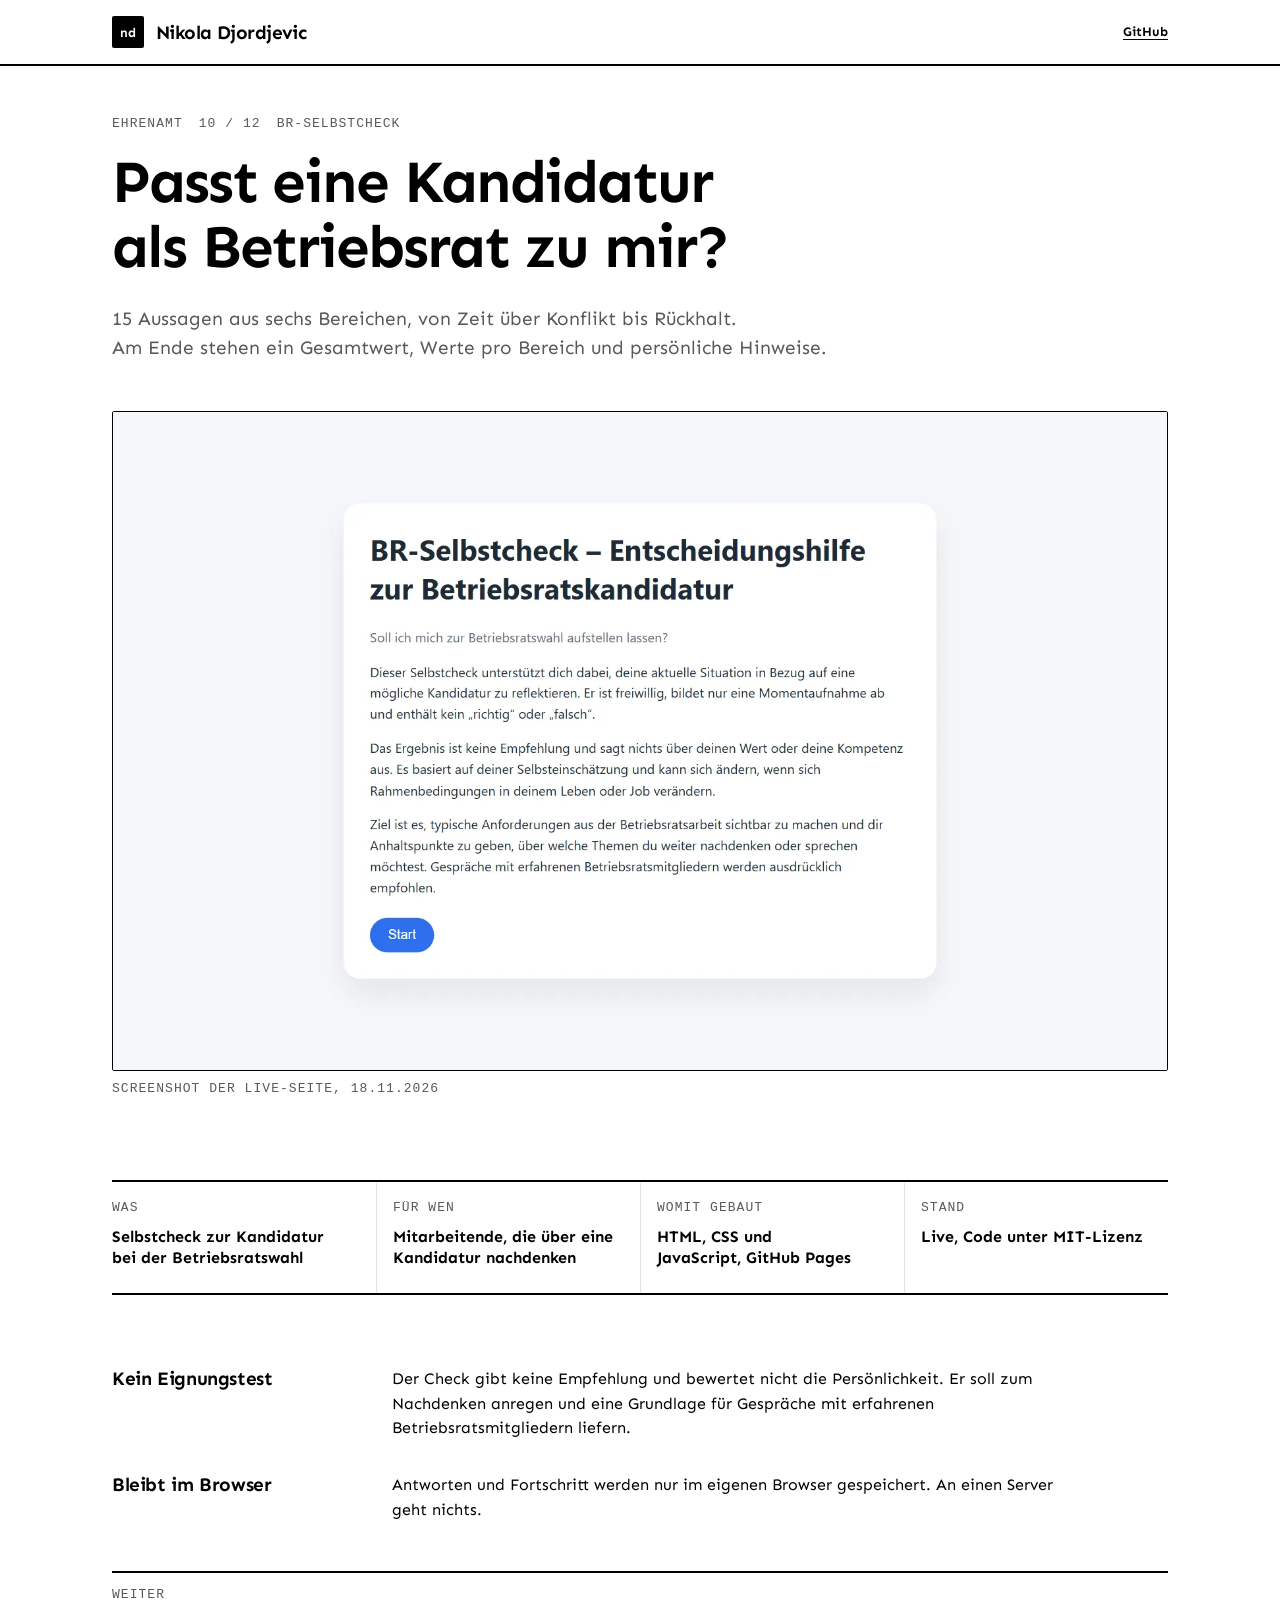
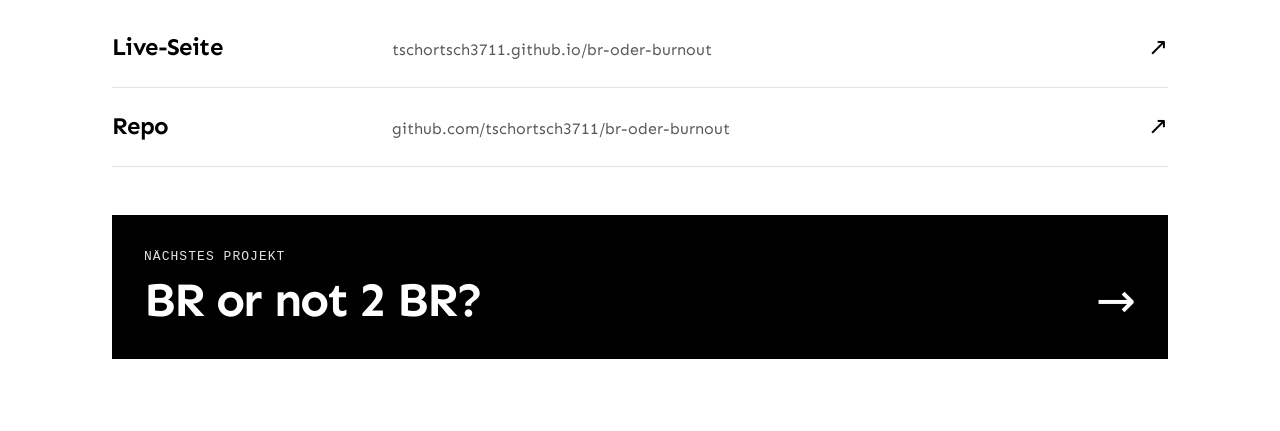
<file: projekte/br-selbstcheck/index.html>
<!DOCTYPE html>
<html lang="de">
<head>
<meta charset="utf-8">
<meta name="viewport" content="width=device-width, initial-scale=1">
<title>BR-Selbstcheck · Nikola Djordjevic</title>
<meta name="description" content="Passt eine Kandidatur als Betriebsrat zu mir? 15 Aussagen aus sechs Bereichen, von Zeit über Konflikt bis Rückhalt. Am Ende stehen ein Gesamtwert, Werte pro Bereich und persönliche Hinweise.">
<meta name="author" content="Nikola Djordjevic">
<meta name="theme-color" content="#ffffff">
<meta name="color-scheme" content="light">
<link rel="canonical" href="https://tschortsch3711.github.io/portfolio/projekte/br-selbstcheck/">
<meta property="og:type" content="article">
<meta property="og:locale" content="de_DE">
<meta property="og:site_name" content="Nikola Djordjevic">
<meta property="og:title" content="BR-Selbstcheck · Nikola Djordjevic">
<meta property="og:description" content="Passt eine Kandidatur als Betriebsrat zu mir? 15 Aussagen aus sechs Bereichen, von Zeit über Konflikt bis Rückhalt. Am Ende stehen ein Gesamtwert, Werte pro Bereich und persönliche Hinweise.">
<meta property="og:url" content="https://tschortsch3711.github.io/portfolio/projekte/br-selbstcheck/">
<meta property="og:image" content="https://tschortsch3711.github.io/portfolio/assets/bilder/og/br-selbstcheck.jpg">
<meta property="og:image:width" content="1200">
<meta property="og:image:height" content="630">
<meta property="og:image:alt" content="Startseite des BR-Selbstchecks mit Überschrift, kurzer Erklärung und Start-Knopf">
<meta name="twitter:card" content="summary_large_image">
<link rel="icon" href="../../favicon.svg" type="image/svg+xml">
<link rel="preload" href="../../fonts/Sen/Sen-Bold.woff2" as="font" type="font/woff2" crossorigin>
<link rel="stylesheet" href="../../assets/css/tokens.css?v=56fb2a18">
<link rel="stylesheet" href="../../assets/css/site.css?v=b33506b6">
</head>
<body>
<a class="springen" href="#inhalt">Zum Inhalt springen</a>
<header class="kopf">
  <div class="rahmen">
    <a class="wortmarke" href="../../" aria-label="Nikola Djordjevic, zur Übersicht">
      <span class="wortmarke-zeichen" aria-hidden="true">nd</span>
      <span class="wortmarke-name">Nikola Djordjevic</span>
    </a>
    <a class="kopf-link" href="https://github.com/tschortsch3711">GitHub</a>
  </div>
</header>
<main id="inhalt">
  <div class="rahmen">
    <section class="held" aria-labelledby="aussage">
      <p class="etikett"><span>Ehrenamt</span><span>10 / 12</span><span>BR-Selbstcheck</span></p>
      <h1 id="aussage"><span class="z">Passt eine Kandidatur</span> <span class="z">als Betriebsrat zu mir?</span></h1>
      <p class="held-unter"><span class="z">15 Aussagen aus sechs Bereichen,</span> <span class="z">von Zeit über Konflikt bis Rückhalt.</span> <span class="z">Am Ende stehen ein Gesamtwert, Werte pro Bereich</span> <span class="z">und persönliche Hinweise.</span></p>
      <figure>
        <div class="bild">
          <img src="../../assets/bilder/br-selbstcheck-1600.webp" srcset="../../assets/bilder/br-selbstcheck-800.webp 800w, ../../assets/bilder/br-selbstcheck-1600.webp 1600w" sizes="(max-width: 64rem) 100vw, 66rem" width="1600" height="1000" alt="Startseite des BR-Selbstchecks mit Überschrift, kurzer Erklärung und Start-Knopf" fetchpriority="high">
        </div>
        <figcaption class="bild-unter etikett">Screenshot der Live-Seite, 18.11.2026</figcaption>
      </figure>
    </section>

    <dl class="band" aria-label="Fakten">
      <div><dt class="etikett">Was</dt><dd><span class="z">Selbstcheck zur Kandidatur bei der Betriebsratswahl</span></dd></div>
      <div><dt class="etikett">Für wen</dt><dd><span class="z">Mitarbeitende, die über eine Kandidatur nachdenken</span></dd></div>
      <div><dt class="etikett">Womit gebaut</dt><dd><span class="z">HTML, CSS und JavaScript, GitHub Pages</span></dd></div>
      <div><dt class="etikett">Stand</dt><dd><span class="z">Live, Code unter MIT-⁠Lizenz</span></dd></div>
    </dl>

    <section class="text" aria-label="Mehr über BR-Selbstcheck">
      <div class="text-block">
        <h2>Kein Eignungstest</h2>
        <div><p>Der Check gibt keine Empfehlung und bewertet nicht die Persönlichkeit. Er soll zum Nachdenken anregen und eine Grundlage für Gespräche mit erfahrenen Betriebsratsmitgliedern liefern.</p></div>
      </div>
      <div class="text-block">
        <h2>Bleibt im Browser</h2>
        <div><p>Antworten und Fortschritt werden nur im eigenen Browser gespeichert. An einen Server geht nichts.</p></div>
      </div>
    </section>

    <nav class="weiter" aria-labelledby="weiter">
      <div class="gruppe-kopf"><h2 class="etikett" id="weiter">Weiter</h2></div>
      <ul class="weiter-liste">
        <li>
          <a class="weiter-link" href="https://tschortsch3711.github.io/br-oder-burnout/">
            <span class="weiter-was">Live-Seite</span>
            <span class="weiter-wo">tschortsch3711.github.io/br-oder-burnout</span>
            <span class="zeile-pfeil" aria-hidden="true">↗</span>
          </a>
        </li>
        <li>
          <a class="weiter-link" href="https://github.com/tschortsch3711/br-oder-burnout">
            <span class="weiter-was">Repo</span>
            <span class="weiter-wo">github.com/tschortsch3711/br-oder-burnout</span>
            <span class="zeile-pfeil" aria-hidden="true">↗</span>
          </a>
        </li>
      </ul>
      <a class="naechstes" href="../../projekte/br-or-not-2-br/">
        <span class="etikett">Nächstes Projekt</span>
        <span class="naechstes-name">BR or not 2 BR?</span>
        <span class="naechstes-pfeil" aria-hidden="true">→</span>
      </a>
    </nav>
  </div>
</main>
</body>
</html>
</file>
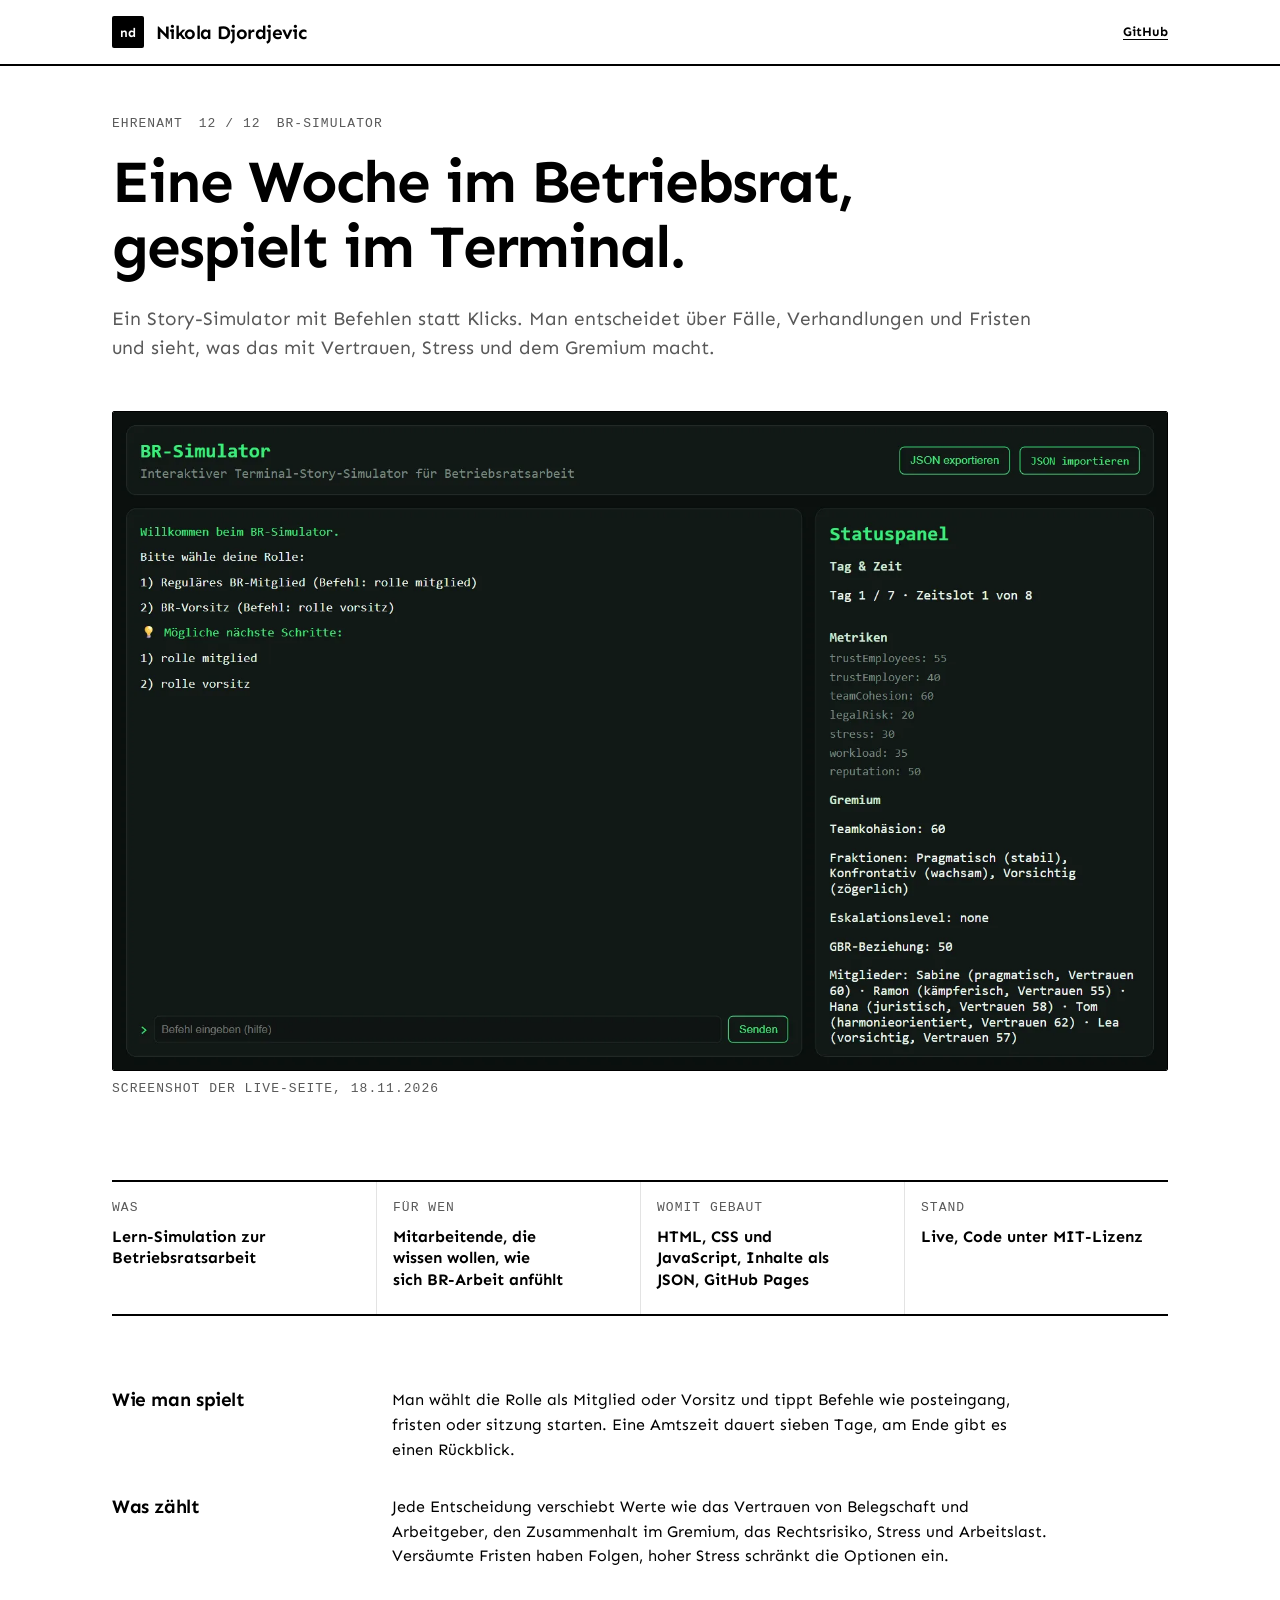
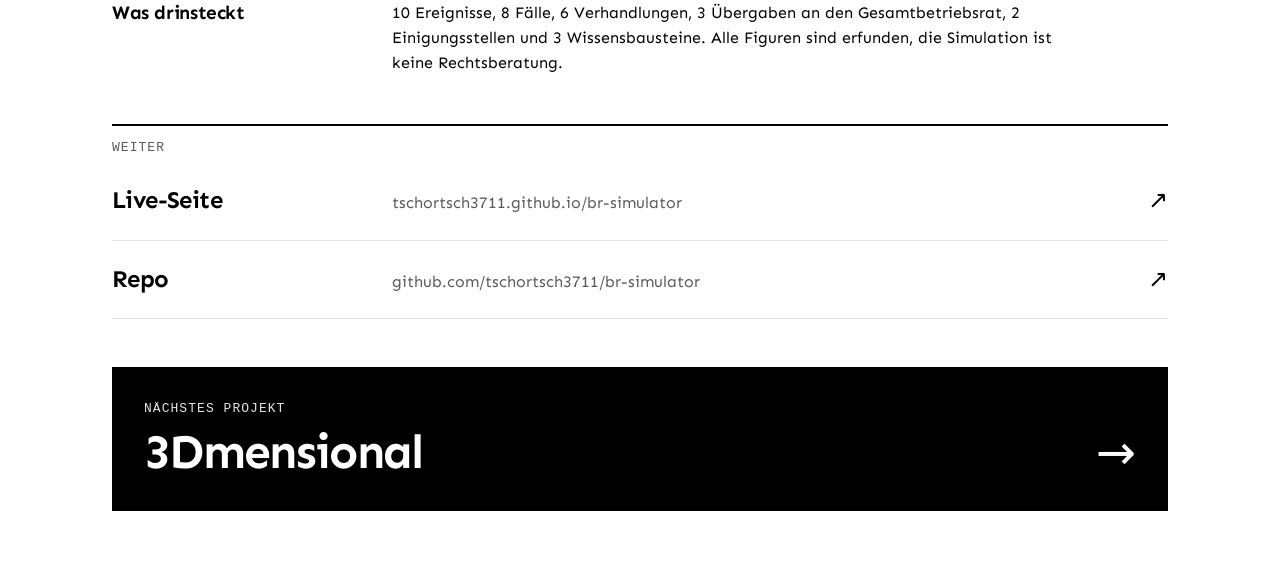
<file: projekte/br-simulator/index.html>
<!DOCTYPE html>
<html lang="de">
<head>
<meta charset="utf-8">
<meta name="viewport" content="width=device-width, initial-scale=1">
<title>BR-Simulator · Nikola Djordjevic</title>
<meta name="description" content="Eine Woche im Betriebsrat, gespielt im Terminal. Ein Story-Simulator mit Befehlen statt Klicks. Man entscheidet über Fälle, Verhandlungen und Fristen und sieht, was das mit Vertrauen, Stress und dem Gremium macht.">
<meta name="author" content="Nikola Djordjevic">
<meta name="theme-color" content="#ffffff">
<meta name="color-scheme" content="light">
<link rel="canonical" href="https://tschortsch3711.github.io/portfolio/projekte/br-simulator/">
<meta property="og:type" content="article">
<meta property="og:locale" content="de_DE">
<meta property="og:site_name" content="Nikola Djordjevic">
<meta property="og:title" content="BR-Simulator · Nikola Djordjevic">
<meta property="og:description" content="Eine Woche im Betriebsrat, gespielt im Terminal. Ein Story-Simulator mit Befehlen statt Klicks. Man entscheidet über Fälle, Verhandlungen und Fristen und sieht, was das mit Vertrauen, Stress und dem Gremium macht.">
<meta property="og:url" content="https://tschortsch3711.github.io/portfolio/projekte/br-simulator/">
<meta property="og:image" content="https://tschortsch3711.github.io/portfolio/assets/bilder/og/br-simulator.jpg">
<meta property="og:image:width" content="1200">
<meta property="og:image:height" content="630">
<meta property="og:image:alt" content="Startbildschirm des BR-Simulators mit Terminal-Fenster und Statuspanel für Tag, Metriken, Gremium und Fristen">
<meta name="twitter:card" content="summary_large_image">
<link rel="icon" href="../../favicon.svg" type="image/svg+xml">
<link rel="preload" href="../../fonts/Sen/Sen-Bold.woff2" as="font" type="font/woff2" crossorigin>
<link rel="stylesheet" href="../../assets/css/tokens.css?v=56fb2a18">
<link rel="stylesheet" href="../../assets/css/site.css?v=b33506b6">
</head>
<body>
<a class="springen" href="#inhalt">Zum Inhalt springen</a>
<header class="kopf">
  <div class="rahmen">
    <a class="wortmarke" href="../../" aria-label="Nikola Djordjevic, zur Übersicht">
      <span class="wortmarke-zeichen" aria-hidden="true">nd</span>
      <span class="wortmarke-name">Nikola Djordjevic</span>
    </a>
    <a class="kopf-link" href="https://github.com/tschortsch3711">GitHub</a>
  </div>
</header>
<main id="inhalt">
  <div class="rahmen">
    <section class="held" aria-labelledby="aussage">
      <p class="etikett"><span>Ehrenamt</span><span>12 / 12</span><span>BR-Simulator</span></p>
      <h1 id="aussage"><span class="z">Eine Woche im Betriebsrat,</span> <span class="z">gespielt im Terminal.</span></h1>
      <p class="held-unter"><span class="z">Ein Story-⁠Simulator mit Befehlen statt Klicks.</span> <span class="z">Man entscheidet über Fälle, Verhandlungen und Fristen</span> <span class="z">und sieht, was das mit Vertrauen, Stress</span> <span class="z">und dem Gremium macht.</span></p>
      <figure>
        <div class="bild">
          <img src="../../assets/bilder/br-simulator-1600.webp" srcset="../../assets/bilder/br-simulator-800.webp 800w, ../../assets/bilder/br-simulator-1600.webp 1600w" sizes="(max-width: 64rem) 100vw, 66rem" width="1600" height="1000" alt="Startbildschirm des BR-Simulators mit Terminal-Fenster und Statuspanel für Tag, Metriken, Gremium und Fristen" fetchpriority="high">
        </div>
        <figcaption class="bild-unter etikett">Screenshot der Live-Seite, 18.11.2026</figcaption>
      </figure>
    </section>

    <dl class="band" aria-label="Fakten">
      <div><dt class="etikett">Was</dt><dd><span class="z">Lern-⁠Simulation zur Betriebsratsarbeit</span></dd></div>
      <div><dt class="etikett">Für wen</dt><dd><span class="z">Mitarbeitende, die wissen wollen, wie sich BR-⁠Arbeit anfühlt</span></dd></div>
      <div><dt class="etikett">Womit gebaut</dt><dd><span class="z">HTML, CSS und JavaScript, Inhalte als JSON, GitHub Pages</span></dd></div>
      <div><dt class="etikett">Stand</dt><dd><span class="z">Live, Code unter MIT-⁠Lizenz</span></dd></div>
    </dl>

    <section class="text" aria-label="Mehr über BR-Simulator">
      <div class="text-block">
        <h2>Wie man spielt</h2>
        <div><p>Man wählt die Rolle als Mitglied oder Vorsitz und tippt Befehle wie posteingang, fristen oder sitzung starten. Eine Amtszeit dauert sieben Tage, am Ende gibt es einen Rückblick.</p></div>
      </div>
      <div class="text-block">
        <h2>Was zählt</h2>
        <div><p>Jede Entscheidung verschiebt Werte wie das Vertrauen von Belegschaft und Arbeitgeber, den Zusammenhalt im Gremium, das Rechtsrisiko, Stress und Arbeitslast. Versäumte Fristen haben Folgen, hoher Stress schränkt die Optionen ein.</p></div>
      </div>
      <div class="text-block">
        <h2>Was drinsteckt</h2>
        <div><p>10 Ereignisse, 8 Fälle, 6 Verhandlungen, 3 Übergaben an den Gesamtbetriebsrat, 2 Einigungsstellen und 3 Wissensbausteine. Alle Figuren sind erfunden, die Simulation ist keine Rechtsberatung.</p></div>
      </div>
    </section>

    <nav class="weiter" aria-labelledby="weiter">
      <div class="gruppe-kopf"><h2 class="etikett" id="weiter">Weiter</h2></div>
      <ul class="weiter-liste">
        <li>
          <a class="weiter-link" href="https://tschortsch3711.github.io/br-simulator/">
            <span class="weiter-was">Live-Seite</span>
            <span class="weiter-wo">tschortsch3711.github.io/br-simulator</span>
            <span class="zeile-pfeil" aria-hidden="true">↗</span>
          </a>
        </li>
        <li>
          <a class="weiter-link" href="https://github.com/tschortsch3711/br-simulator">
            <span class="weiter-was">Repo</span>
            <span class="weiter-wo">github.com/tschortsch3711/br-simulator</span>
            <span class="zeile-pfeil" aria-hidden="true">↗</span>
          </a>
        </li>
      </ul>
      <a class="naechstes" href="../../projekte/3dmensional/">
        <span class="etikett">Nächstes Projekt</span>
        <span class="naechstes-name">3Dmensional</span>
        <span class="naechstes-pfeil" aria-hidden="true">→</span>
      </a>
    </nav>
  </div>
</main>
</body>
</html>
</file>
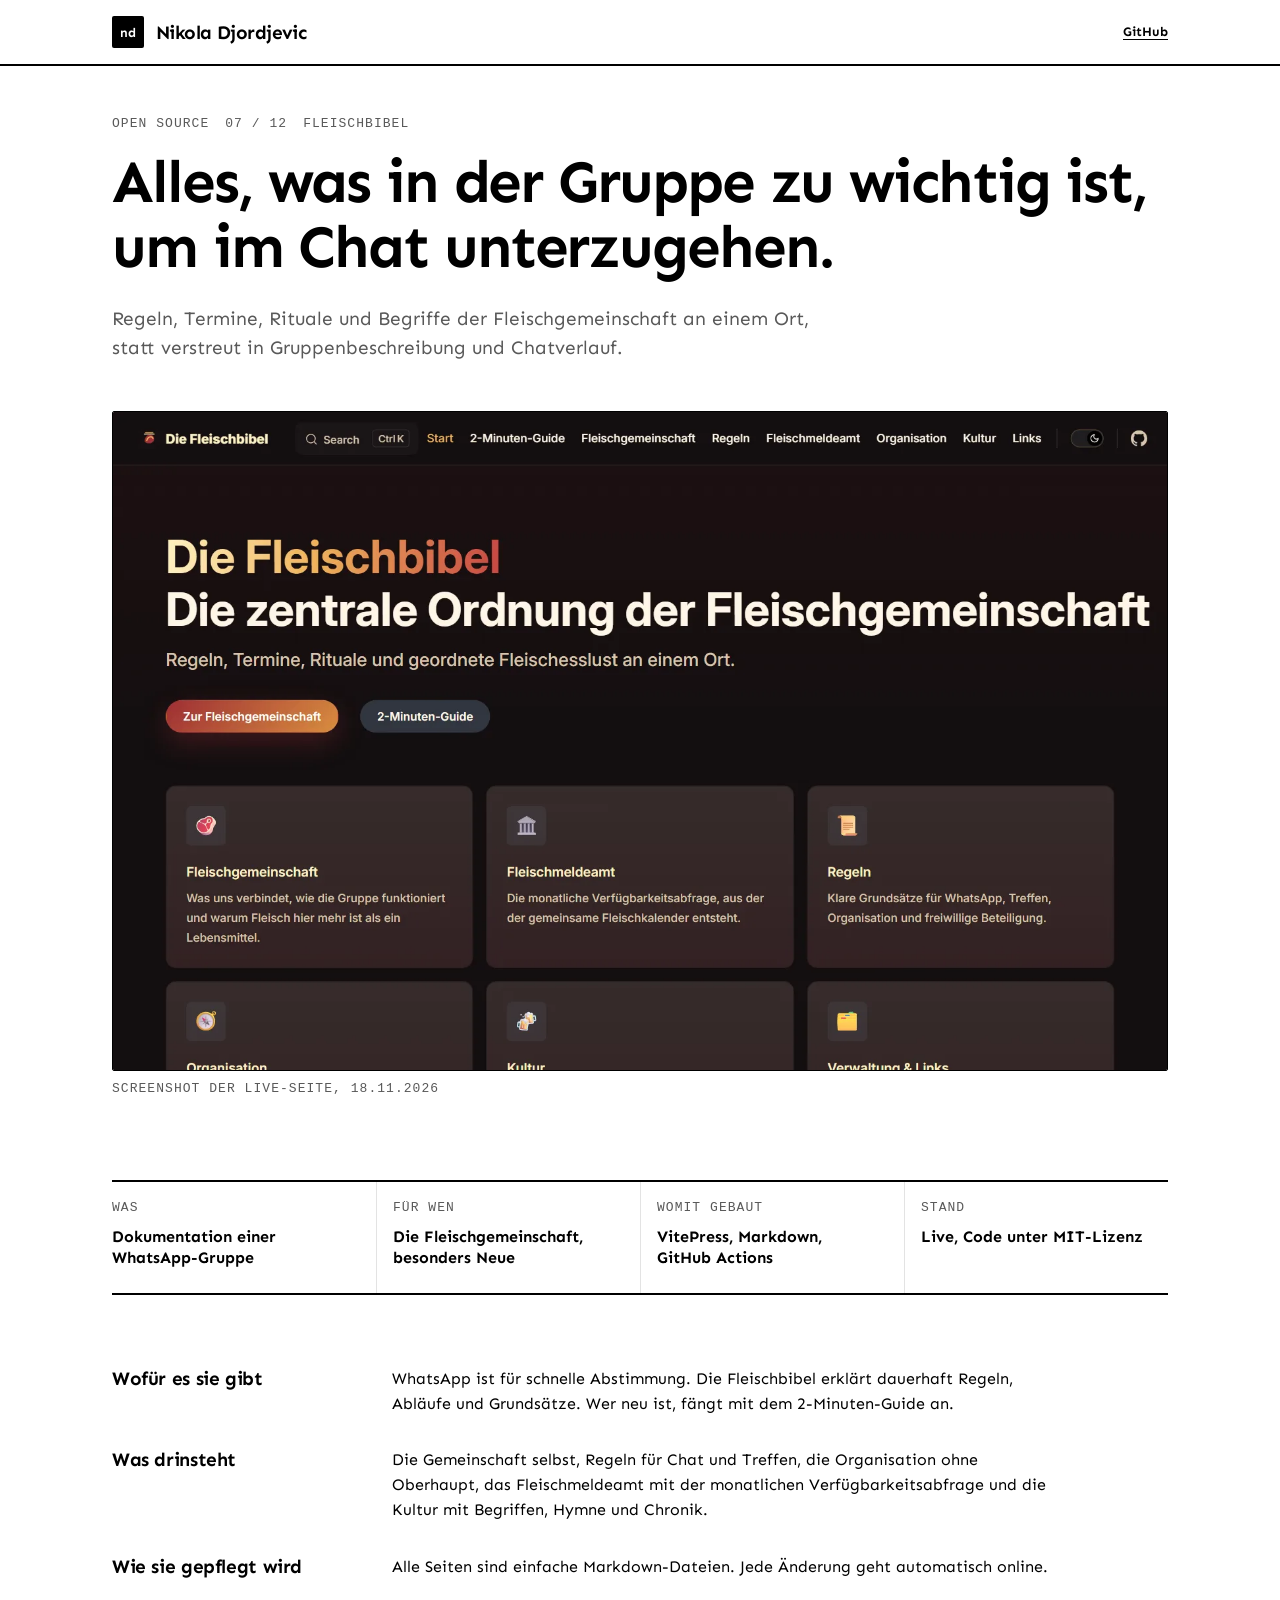
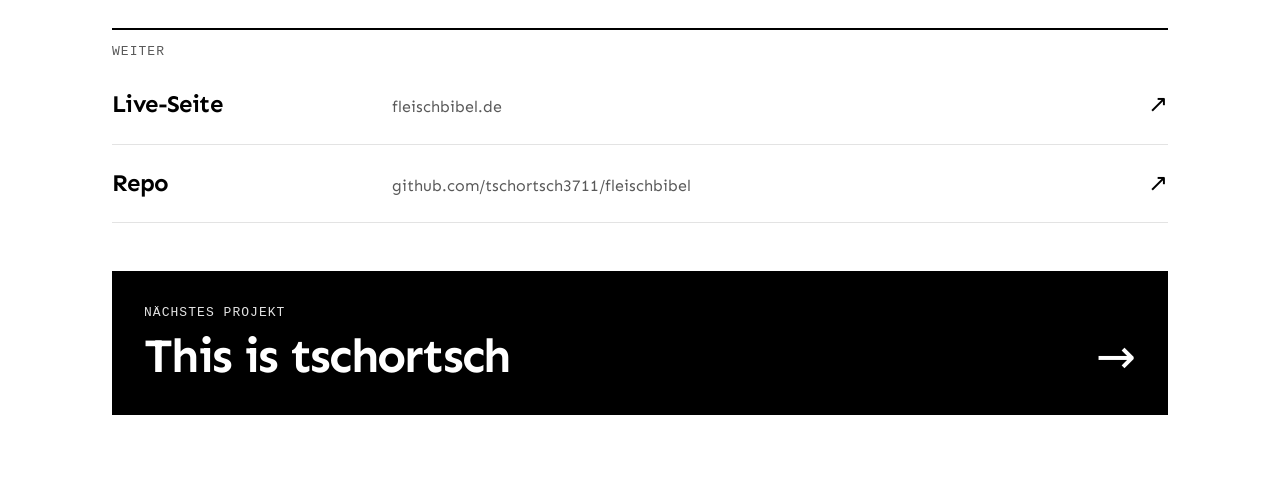
<file: projekte/fleischbibel/index.html>
<!DOCTYPE html>
<html lang="de">
<head>
<meta charset="utf-8">
<meta name="viewport" content="width=device-width, initial-scale=1">
<title>Fleischbibel · Nikola Djordjevic</title>
<meta name="description" content="Alles, was in der Gruppe zu wichtig ist, um im Chat unterzugehen. Regeln, Termine, Rituale und Begriffe der Fleischgemeinschaft an einem Ort, statt verstreut in Gruppenbeschreibung und Chatverlauf.">
<meta name="author" content="Nikola Djordjevic">
<meta name="theme-color" content="#ffffff">
<meta name="color-scheme" content="light">
<link rel="canonical" href="https://tschortsch3711.github.io/portfolio/projekte/fleischbibel/">
<meta property="og:type" content="article">
<meta property="og:locale" content="de_DE">
<meta property="og:site_name" content="Nikola Djordjevic">
<meta property="og:title" content="Fleischbibel · Nikola Djordjevic">
<meta property="og:description" content="Alles, was in der Gruppe zu wichtig ist, um im Chat unterzugehen. Regeln, Termine, Rituale und Begriffe der Fleischgemeinschaft an einem Ort, statt verstreut in Gruppenbeschreibung und Chatverlauf.">
<meta property="og:url" content="https://tschortsch3711.github.io/portfolio/projekte/fleischbibel/">
<meta property="og:image" content="https://tschortsch3711.github.io/portfolio/assets/bilder/og/fleischbibel.jpg">
<meta property="og:image:width" content="1200">
<meta property="og:image:height" content="630">
<meta property="og:image:alt" content="Startseite der Fleischbibel mit dem Titel „Die Fleischbibel“ und Kacheln für Gemeinschaft, Regeln und Organisation">
<meta name="twitter:card" content="summary_large_image">
<link rel="icon" href="../../favicon.svg" type="image/svg+xml">
<link rel="preload" href="../../fonts/Sen/Sen-Bold.woff2" as="font" type="font/woff2" crossorigin>
<link rel="stylesheet" href="../../assets/css/tokens.css?v=56fb2a18">
<link rel="stylesheet" href="../../assets/css/site.css?v=b33506b6">
</head>
<body>
<a class="springen" href="#inhalt">Zum Inhalt springen</a>
<header class="kopf">
  <div class="rahmen">
    <a class="wortmarke" href="../../" aria-label="Nikola Djordjevic, zur Übersicht">
      <span class="wortmarke-zeichen" aria-hidden="true">nd</span>
      <span class="wortmarke-name">Nikola Djordjevic</span>
    </a>
    <a class="kopf-link" href="https://github.com/tschortsch3711">GitHub</a>
  </div>
</header>
<main id="inhalt">
  <div class="rahmen">
    <section class="held" aria-labelledby="aussage">
      <p class="etikett"><span>Open Source</span><span>07 / 12</span><span>Fleischbibel</span></p>
      <h1 id="aussage"><span class="z">Alles, was in der Gruppe</span> <span class="z">zu wichtig ist,</span> <span class="z">um im Chat unterzugehen.</span></h1>
      <p class="held-unter"><span class="z">Regeln, Termine, Rituale und Begriffe der Fleischgemeinschaft</span> <span class="z">an einem Ort,</span><br><span class="z">statt verstreut in Gruppenbeschreibung und Chatverlauf.</span></p>
      <figure>
        <div class="bild">
          <img src="../../assets/bilder/fleischbibel-1600.webp" srcset="../../assets/bilder/fleischbibel-800.webp 800w, ../../assets/bilder/fleischbibel-1600.webp 1600w" sizes="(max-width: 64rem) 100vw, 66rem" width="1600" height="1000" alt="Startseite der Fleischbibel mit dem Titel „Die Fleischbibel“ und Kacheln für Gemeinschaft, Regeln und Organisation" fetchpriority="high">
        </div>
        <figcaption class="bild-unter etikett">Screenshot der Live-Seite, 18.11.2026</figcaption>
      </figure>
    </section>

    <dl class="band" aria-label="Fakten">
      <div><dt class="etikett">Was</dt><dd><span class="z">Dokumentation einer WhatsApp-⁠Gruppe</span></dd></div>
      <div><dt class="etikett">Für wen</dt><dd><span class="z">Die Fleischgemeinschaft, besonders Neue</span></dd></div>
      <div><dt class="etikett">Womit gebaut</dt><dd><span class="z">VitePress, Markdown, GitHub Actions</span></dd></div>
      <div><dt class="etikett">Stand</dt><dd><span class="z">Live, Code unter MIT-⁠Lizenz</span></dd></div>
    </dl>

    <section class="text" aria-label="Mehr über Fleischbibel">
      <div class="text-block">
        <h2>Wofür es sie gibt</h2>
        <div><p>WhatsApp ist für schnelle Abstimmung. Die Fleischbibel erklärt dauerhaft Regeln, Abläufe und Grundsätze. Wer neu ist, fängt mit dem 2-⁠Minuten-⁠Guide an.</p></div>
      </div>
      <div class="text-block">
        <h2>Was drinsteht</h2>
        <div><p>Die Gemeinschaft selbst, Regeln für Chat und Treffen, die Organisation ohne Oberhaupt, das Fleischmeldeamt mit der monatlichen Verfügbarkeitsabfrage und die Kultur mit Begriffen, Hymne und Chronik.</p></div>
      </div>
      <div class="text-block">
        <h2>Wie sie gepflegt wird</h2>
        <div><p>Alle Seiten sind einfache Markdown-⁠Dateien. Jede Änderung geht automatisch online.</p></div>
      </div>
    </section>

    <nav class="weiter" aria-labelledby="weiter">
      <div class="gruppe-kopf"><h2 class="etikett" id="weiter">Weiter</h2></div>
      <ul class="weiter-liste">
        <li>
          <a class="weiter-link" href="https://fleischbibel.de">
            <span class="weiter-was">Live-Seite</span>
            <span class="weiter-wo">fleischbibel.de</span>
            <span class="zeile-pfeil" aria-hidden="true">↗</span>
          </a>
        </li>
        <li>
          <a class="weiter-link" href="https://github.com/tschortsch3711/fleischbibel">
            <span class="weiter-was">Repo</span>
            <span class="weiter-wo">github.com/tschortsch3711/fleischbibel</span>
            <span class="zeile-pfeil" aria-hidden="true">↗</span>
          </a>
        </li>
      </ul>
      <a class="naechstes" href="../../projekte/this-is-tschortsch/">
        <span class="etikett">Nächstes Projekt</span>
        <span class="naechstes-name">This is tschortsch</span>
        <span class="naechstes-pfeil" aria-hidden="true">→</span>
      </a>
    </nav>
  </div>
</main>
</body>
</html>
</file>
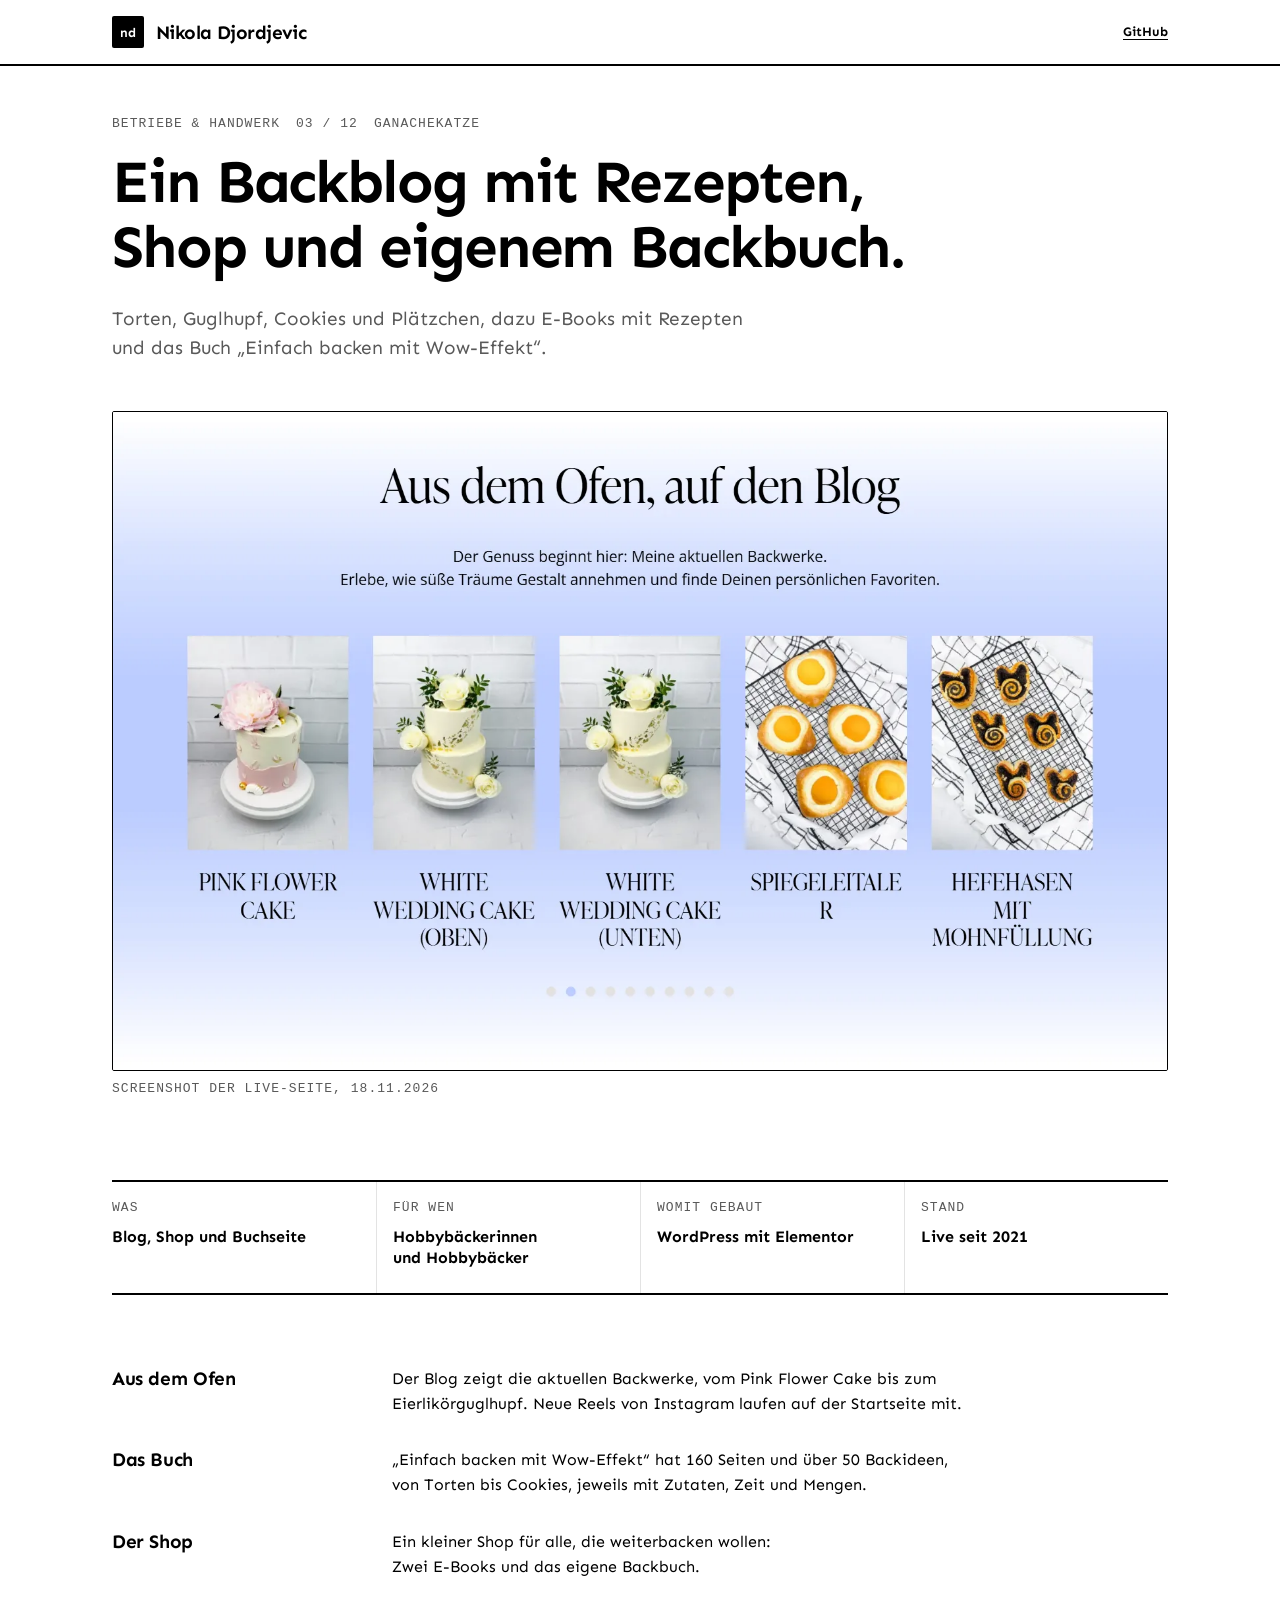
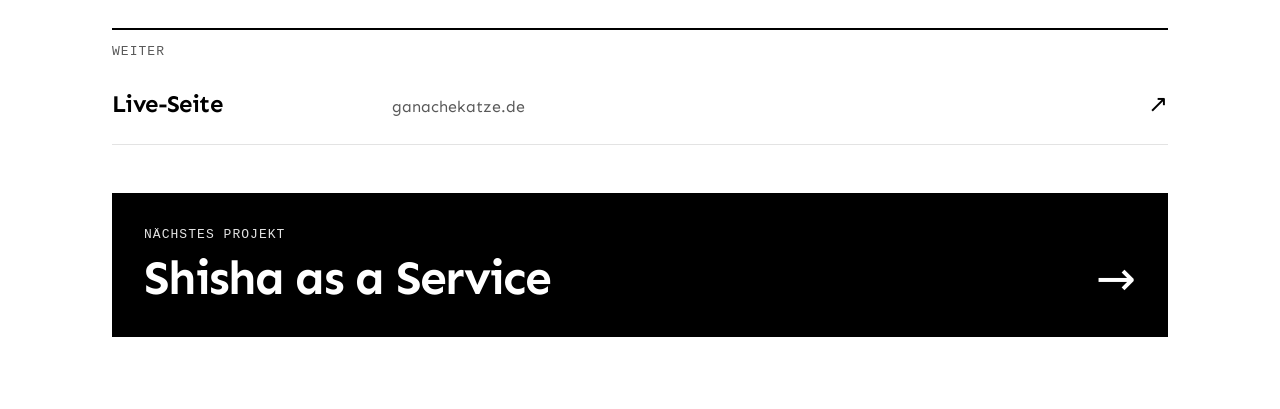
<file: projekte/ganachekatze/index.html>
<!DOCTYPE html>
<html lang="de">
<head>
<meta charset="utf-8">
<meta name="viewport" content="width=device-width, initial-scale=1">
<title>Ganachekatze · Nikola Djordjevic</title>
<meta name="description" content="Ein Backblog mit Rezepten, Shop und eigenem Backbuch. Torten, Guglhupf, Cookies und Plätzchen, dazu E-Books mit Rezepten und das Buch „Einfach backen mit Wow-Effekt“.">
<meta name="author" content="Nikola Djordjevic">
<meta name="theme-color" content="#ffffff">
<meta name="color-scheme" content="light">
<link rel="canonical" href="https://tschortsch3711.github.io/portfolio/projekte/ganachekatze/">
<meta property="og:type" content="article">
<meta property="og:locale" content="de_DE">
<meta property="og:site_name" content="Nikola Djordjevic">
<meta property="og:title" content="Ganachekatze · Nikola Djordjevic">
<meta property="og:description" content="Ein Backblog mit Rezepten, Shop und eigenem Backbuch. Torten, Guglhupf, Cookies und Plätzchen, dazu E-Books mit Rezepten und das Buch „Einfach backen mit Wow-Effekt“.">
<meta property="og:url" content="https://tschortsch3711.github.io/portfolio/projekte/ganachekatze/">
<meta property="og:image" content="https://tschortsch3711.github.io/portfolio/assets/bilder/og/ganachekatze.jpg">
<meta property="og:image:width" content="1200">
<meta property="og:image:height" content="630">
<meta property="og:image:alt" content="Blog-Bereich von Ganachekatze mit der Überschrift „Aus dem Ofen, auf den Blog“ und Fotos von Pink Flower Cake, Hochzeitstorte, Spiegeleitalern und Hefehasen">
<meta name="twitter:card" content="summary_large_image">
<link rel="icon" href="../../favicon.svg" type="image/svg+xml">
<link rel="preload" href="../../fonts/Sen/Sen-Bold.woff2" as="font" type="font/woff2" crossorigin>
<link rel="stylesheet" href="../../assets/css/tokens.css?v=56fb2a18">
<link rel="stylesheet" href="../../assets/css/site.css?v=b33506b6">
</head>
<body>
<a class="springen" href="#inhalt">Zum Inhalt springen</a>
<header class="kopf">
  <div class="rahmen">
    <a class="wortmarke" href="../../" aria-label="Nikola Djordjevic, zur Übersicht">
      <span class="wortmarke-zeichen" aria-hidden="true">nd</span>
      <span class="wortmarke-name">Nikola Djordjevic</span>
    </a>
    <a class="kopf-link" href="https://github.com/tschortsch3711">GitHub</a>
  </div>
</header>
<main id="inhalt">
  <div class="rahmen">
    <section class="held" aria-labelledby="aussage">
      <p class="etikett"><span>Betriebe &amp; Handwerk</span><span>03 / 12</span><span>Ganachekatze</span></p>
      <h1 id="aussage"><span class="z">Ein Backblog mit Rezepten,</span> <span class="z">Shop und eigenem Backbuch.</span></h1>
      <p class="held-unter"><span class="z">Torten, Guglhupf, Cookies und Plätzchen,</span> <span class="z">dazu E-⁠Books mit Rezepten</span> <span class="z">und das Buch „Einfach backen mit Wow-⁠Effekt“.</span></p>
      <figure>
        <div class="bild">
          <img src="../../assets/bilder/ganachekatze-1600.webp" srcset="../../assets/bilder/ganachekatze-800.webp 800w, ../../assets/bilder/ganachekatze-1600.webp 1600w" sizes="(max-width: 64rem) 100vw, 66rem" width="1600" height="1000" alt="Blog-Bereich von Ganachekatze mit der Überschrift „Aus dem Ofen, auf den Blog“ und Fotos von Pink Flower Cake, Hochzeitstorte, Spiegeleitalern und Hefehasen" fetchpriority="high">
        </div>
        <figcaption class="bild-unter etikett">Screenshot der Live-Seite, 18.11.2026</figcaption>
      </figure>
    </section>

    <dl class="band" aria-label="Fakten">
      <div><dt class="etikett">Was</dt><dd><span class="z">Blog, Shop und Buchseite</span></dd></div>
      <div><dt class="etikett">Für wen</dt><dd><span class="z">Hobbybäckerinnen und Hobbybäcker</span></dd></div>
      <div><dt class="etikett">Womit gebaut</dt><dd><span class="z">WordPress mit Elementor</span></dd></div>
      <div><dt class="etikett">Stand</dt><dd><span class="z">Live seit 2021</span></dd></div>
    </dl>

    <section class="text" aria-label="Mehr über Ganachekatze">
      <div class="text-block">
        <h2>Aus dem Ofen</h2>
        <div><p>Der Blog zeigt die aktuellen Backwerke, vom Pink Flower Cake bis zum Eierlikörguglhupf. Neue Reels von Instagram laufen auf der Startseite mit.</p></div>
      </div>
      <div class="text-block">
        <h2>Das Buch</h2>
        <div><p>„Einfach backen mit Wow-⁠Effekt“ hat 160 Seiten und über 50 Backideen, <br class="breit">von Torten bis Cookies, jeweils mit Zutaten, Zeit und Mengen.</p></div>
      </div>
      <div class="text-block">
        <h2>Der Shop</h2>
        <div><p>Ein kleiner Shop für alle, die weiterbacken wollen: <br class="breit">Zwei E-⁠Books und das eigene Backbuch.</p></div>
      </div>
    </section>

    <nav class="weiter" aria-labelledby="weiter">
      <div class="gruppe-kopf"><h2 class="etikett" id="weiter">Weiter</h2></div>
      <ul class="weiter-liste">
        <li>
          <a class="weiter-link" href="https://ganachekatze.de">
            <span class="weiter-was">Live-Seite</span>
            <span class="weiter-wo">ganachekatze.de</span>
            <span class="zeile-pfeil" aria-hidden="true">↗</span>
          </a>
        </li>
      </ul>
      <a class="naechstes" href="../../projekte/shisha-as-a-service/">
        <span class="etikett">Nächstes Projekt</span>
        <span class="naechstes-name">Shisha as a Service</span>
        <span class="naechstes-pfeil" aria-hidden="true">→</span>
      </a>
    </nav>
  </div>
</main>
</body>
</html>
</file>
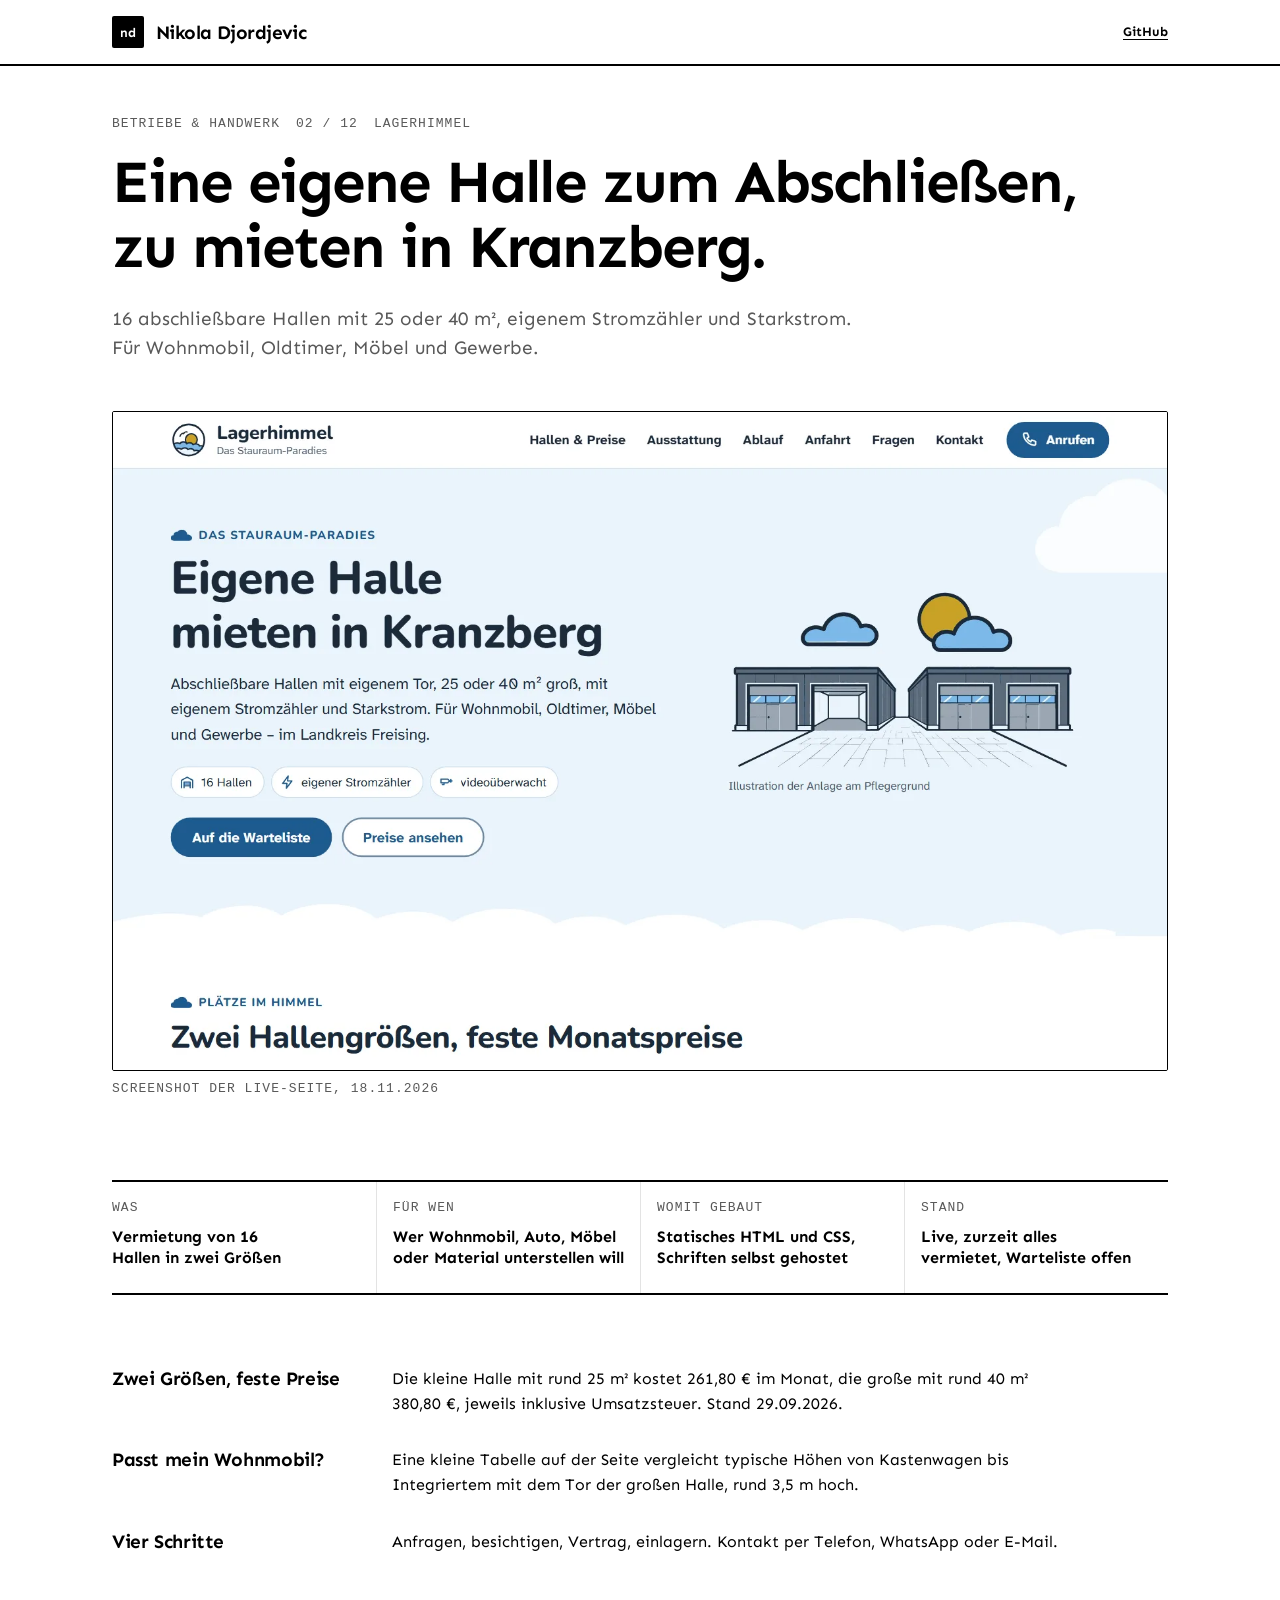
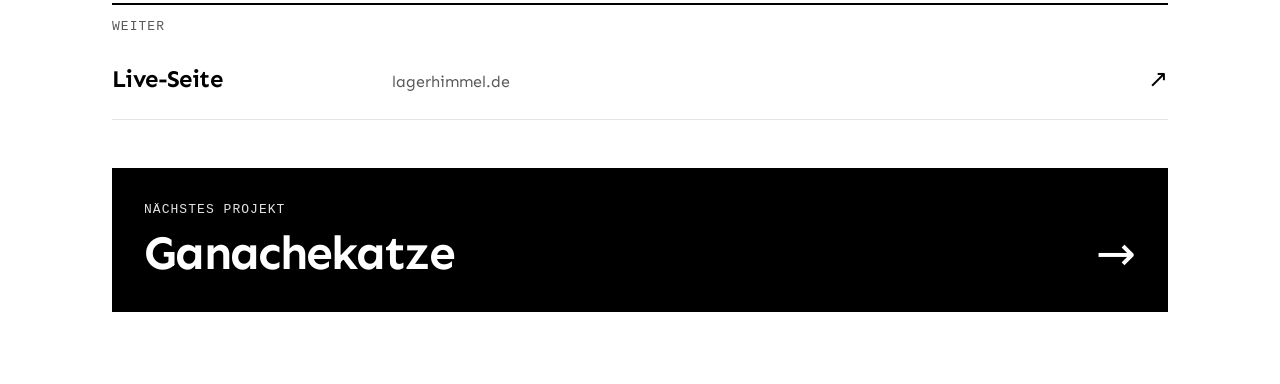
<file: projekte/lagerhimmel/index.html>
<!DOCTYPE html>
<html lang="de">
<head>
<meta charset="utf-8">
<meta name="viewport" content="width=device-width, initial-scale=1">
<title>Lagerhimmel · Nikola Djordjevic</title>
<meta name="description" content="Eine eigene Halle zum Abschließen, zu mieten in Kranzberg. 16 abschließbare Hallen mit 25 oder 40 m², eigenem Stromzähler und Starkstrom. Für Wohnmobil, Oldtimer, Möbel und Gewerbe.">
<meta name="author" content="Nikola Djordjevic">
<meta name="theme-color" content="#ffffff">
<meta name="color-scheme" content="light">
<link rel="canonical" href="https://tschortsch3711.github.io/portfolio/projekte/lagerhimmel/">
<meta property="og:type" content="article">
<meta property="og:locale" content="de_DE">
<meta property="og:site_name" content="Nikola Djordjevic">
<meta property="og:title" content="Lagerhimmel · Nikola Djordjevic">
<meta property="og:description" content="Eine eigene Halle zum Abschließen, zu mieten in Kranzberg. 16 abschließbare Hallen mit 25 oder 40 m², eigenem Stromzähler und Starkstrom. Für Wohnmobil, Oldtimer, Möbel und Gewerbe.">
<meta property="og:url" content="https://tschortsch3711.github.io/portfolio/projekte/lagerhimmel/">
<meta property="og:image" content="https://tschortsch3711.github.io/portfolio/assets/bilder/og/lagerhimmel.jpg">
<meta property="og:image:width" content="1200">
<meta property="og:image:height" content="630">
<meta property="og:image:alt" content="Startseite von Lagerhimmel mit der Überschrift „Eigene Halle mieten in Kranzberg“ und einer Illustration der Anlage">
<meta name="twitter:card" content="summary_large_image">
<link rel="icon" href="../../favicon.svg" type="image/svg+xml">
<link rel="preload" href="../../fonts/Sen/Sen-Bold.woff2" as="font" type="font/woff2" crossorigin>
<link rel="stylesheet" href="../../assets/css/tokens.css?v=56fb2a18">
<link rel="stylesheet" href="../../assets/css/site.css?v=b33506b6">
</head>
<body>
<a class="springen" href="#inhalt">Zum Inhalt springen</a>
<header class="kopf">
  <div class="rahmen">
    <a class="wortmarke" href="../../" aria-label="Nikola Djordjevic, zur Übersicht">
      <span class="wortmarke-zeichen" aria-hidden="true">nd</span>
      <span class="wortmarke-name">Nikola Djordjevic</span>
    </a>
    <a class="kopf-link" href="https://github.com/tschortsch3711">GitHub</a>
  </div>
</header>
<main id="inhalt">
  <div class="rahmen">
    <section class="held" aria-labelledby="aussage">
      <p class="etikett"><span>Betriebe &amp; Handwerk</span><span>02 / 12</span><span>Lagerhimmel</span></p>
      <h1 id="aussage"><span class="z">Eine eigene Halle zum Abschließen,</span> <span class="z">zu mieten in Kranzberg.</span></h1>
      <p class="held-unter"><span class="z">16 abschließbare Hallen mit 25 oder 40 m²,</span> <span class="z">eigenem Stromzähler und Starkstrom.</span> <span class="z">Für Wohnmobil, Oldtimer, Möbel und Gewerbe.</span></p>
      <figure>
        <div class="bild">
          <img src="../../assets/bilder/lagerhimmel-1600.webp" srcset="../../assets/bilder/lagerhimmel-800.webp 800w, ../../assets/bilder/lagerhimmel-1600.webp 1600w" sizes="(max-width: 64rem) 100vw, 66rem" width="1600" height="1000" alt="Startseite von Lagerhimmel mit der Überschrift „Eigene Halle mieten in Kranzberg“ und einer Illustration der Anlage" fetchpriority="high">
        </div>
        <figcaption class="bild-unter etikett">Screenshot der Live-Seite, 18.11.2026</figcaption>
      </figure>
    </section>

    <dl class="band" aria-label="Fakten">
      <div><dt class="etikett">Was</dt><dd><span class="z">Vermietung von 16 Hallen in zwei Größen</span></dd></div>
      <div><dt class="etikett">Für wen</dt><dd><span class="z">Wer Wohnmobil, Auto, Möbel oder Material unterstellen will</span></dd></div>
      <div><dt class="etikett">Womit gebaut</dt><dd><span class="z">Statisches HTML und CSS, Schriften selbst gehostet</span></dd></div>
      <div><dt class="etikett">Stand</dt><dd><span class="z">Live, zurzeit alles vermietet, Warteliste offen</span></dd></div>
    </dl>

    <section class="text" aria-label="Mehr über Lagerhimmel">
      <div class="text-block">
        <h2>Zwei Größen, feste Preise</h2>
        <div><p>Die kleine Halle mit rund 25 m² kostet 261,80 € im Monat, die große mit rund 40 m² 380,80 €, jeweils inklusive Umsatzsteuer. Stand 29.09.2026.</p></div>
      </div>
      <div class="text-block">
        <h2>Passt mein Wohnmobil?</h2>
        <div><p>Eine kleine Tabelle auf der Seite vergleicht typische Höhen von Kastenwagen bis Integriertem mit dem Tor der großen Halle, rund 3,5 m hoch.</p></div>
      </div>
      <div class="text-block">
        <h2>Vier Schritte</h2>
        <div><p>Anfragen, besichtigen, Vertrag, einlagern. Kontakt per Telefon, WhatsApp oder E-⁠Mail.</p></div>
      </div>
    </section>

    <nav class="weiter" aria-labelledby="weiter">
      <div class="gruppe-kopf"><h2 class="etikett" id="weiter">Weiter</h2></div>
      <ul class="weiter-liste">
        <li>
          <a class="weiter-link" href="https://lagerhimmel.de">
            <span class="weiter-was">Live-Seite</span>
            <span class="weiter-wo">lagerhimmel.de</span>
            <span class="zeile-pfeil" aria-hidden="true">↗</span>
          </a>
        </li>
      </ul>
      <a class="naechstes" href="../../projekte/ganachekatze/">
        <span class="etikett">Nächstes Projekt</span>
        <span class="naechstes-name">Ganachekatze</span>
        <span class="naechstes-pfeil" aria-hidden="true">→</span>
      </a>
    </nav>
  </div>
</main>
</body>
</html>
</file>
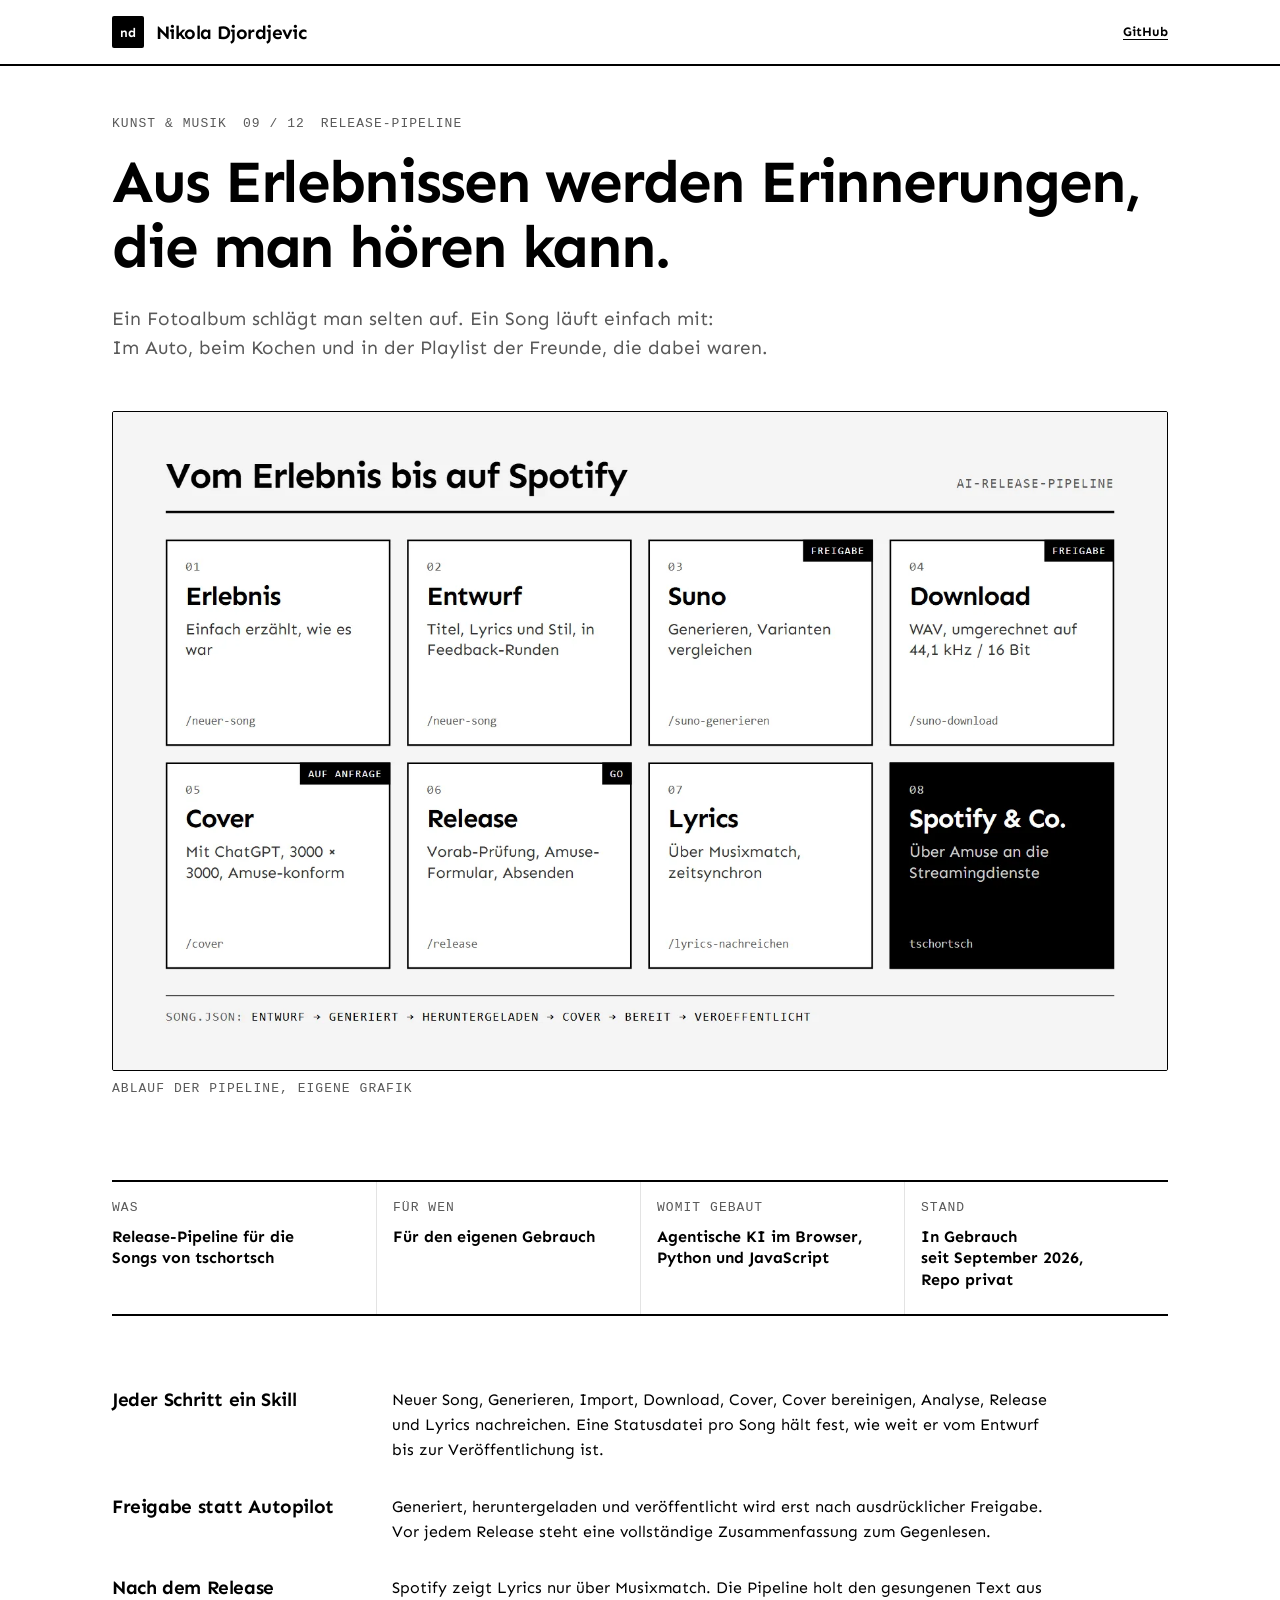
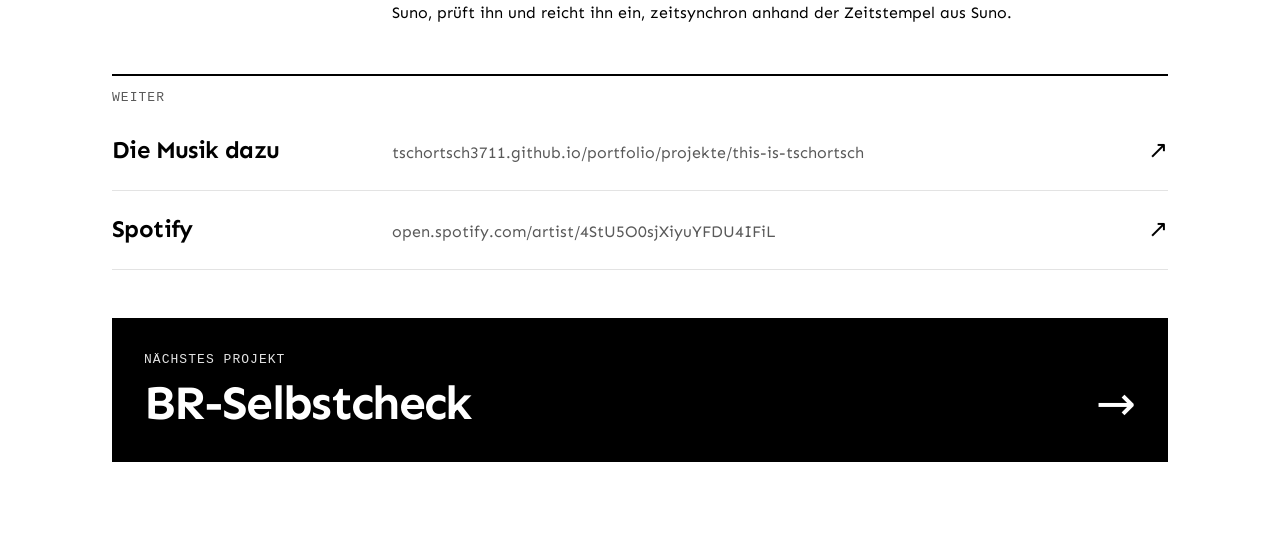
<file: projekte/release-pipeline/index.html>
<!DOCTYPE html>
<html lang="de">
<head>
<meta charset="utf-8">
<meta name="viewport" content="width=device-width, initial-scale=1">
<title>Release-Pipeline · Nikola Djordjevic</title>
<meta name="description" content="Aus Erlebnissen werden Erinnerungen, die man hören kann. Ein Fotoalbum schlägt man selten auf. Ein Song läuft einfach mit: Im Auto, beim Kochen und in der Playlist der Freunde, die dabei waren.">
<meta name="author" content="Nikola Djordjevic">
<meta name="theme-color" content="#ffffff">
<meta name="color-scheme" content="light">
<link rel="canonical" href="https://tschortsch3711.github.io/portfolio/projekte/release-pipeline/">
<meta property="og:type" content="article">
<meta property="og:locale" content="de_DE">
<meta property="og:site_name" content="Nikola Djordjevic">
<meta property="og:title" content="Release-Pipeline · Nikola Djordjevic">
<meta property="og:description" content="Aus Erlebnissen werden Erinnerungen, die man hören kann. Ein Fotoalbum schlägt man selten auf. Ein Song läuft einfach mit: Im Auto, beim Kochen und in der Playlist der Freunde, die dabei waren.">
<meta property="og:url" content="https://tschortsch3711.github.io/portfolio/projekte/release-pipeline/">
<meta property="og:image" content="https://tschortsch3711.github.io/portfolio/assets/bilder/og/release-pipeline.jpg">
<meta property="og:image:width" content="1200">
<meta property="og:image:height" content="630">
<meta property="og:image:alt" content="Ablauf der Pipeline in acht Feldern: Erlebnis, Entwurf, Suno, Download, Cover, Release, Lyrics und Spotify. Suno und Download tragen das Etikett Freigabe, Cover das Etikett Auf Anfrage, Release das Etikett Go.">
<meta name="twitter:card" content="summary_large_image">
<link rel="icon" href="../../favicon.svg" type="image/svg+xml">
<link rel="preload" href="../../fonts/Sen/Sen-Bold.woff2" as="font" type="font/woff2" crossorigin>
<link rel="stylesheet" href="../../assets/css/tokens.css?v=56fb2a18">
<link rel="stylesheet" href="../../assets/css/site.css?v=b33506b6">
</head>
<body>
<a class="springen" href="#inhalt">Zum Inhalt springen</a>
<header class="kopf">
  <div class="rahmen">
    <a class="wortmarke" href="../../" aria-label="Nikola Djordjevic, zur Übersicht">
      <span class="wortmarke-zeichen" aria-hidden="true">nd</span>
      <span class="wortmarke-name">Nikola Djordjevic</span>
    </a>
    <a class="kopf-link" href="https://github.com/tschortsch3711">GitHub</a>
  </div>
</header>
<main id="inhalt">
  <div class="rahmen">
    <section class="held" aria-labelledby="aussage">
      <p class="etikett"><span>Kunst &amp; Musik</span><span>09 / 12</span><span>Release-Pipeline</span></p>
      <h1 id="aussage"><span class="z">Aus Erlebnissen werden</span> <span class="z">Erinnerungen,</span><br><span class="z">die man hören kann.</span></h1>
      <p class="held-unter"><span class="z">Ein Fotoalbum schlägt man selten auf.</span> <span class="z">Ein Song läuft einfach mit:</span><br><span class="z">Im Auto, beim Kochen</span> <span class="z">und in der Playlist der Freunde, die dabei waren.</span></p>
      <figure>
        <div class="bild">
          <img src="../../assets/bilder/release-pipeline-1600.webp" srcset="../../assets/bilder/release-pipeline-800.webp 800w, ../../assets/bilder/release-pipeline-1600.webp 1600w" sizes="(max-width: 64rem) 100vw, 66rem" width="1600" height="1000" alt="Ablauf der Pipeline in acht Feldern: Erlebnis, Entwurf, Suno, Download, Cover, Release, Lyrics und Spotify. Suno und Download tragen das Etikett Freigabe, Cover das Etikett Auf Anfrage, Release das Etikett Go." fetchpriority="high">
        </div>
        <figcaption class="bild-unter etikett">Ablauf der Pipeline, eigene Grafik</figcaption>
      </figure>
    </section>

    <dl class="band" aria-label="Fakten">
      <div><dt class="etikett">Was</dt><dd><span class="z">Release-⁠Pipeline für die Songs von tschortsch</span></dd></div>
      <div><dt class="etikett">Für wen</dt><dd><span class="z">Für den eigenen Gebrauch</span></dd></div>
      <div><dt class="etikett">Womit gebaut</dt><dd><span class="z">Agentische KI im Browser, Python und JavaScript</span></dd></div>
      <div><dt class="etikett">Stand</dt><dd><span class="z">In Gebrauch seit September 2026,</span> <span class="z">Repo privat</span></dd></div>
    </dl>

    <section class="text" aria-label="Mehr über Release-Pipeline">
      <div class="text-block">
        <h2>Jeder Schritt ein Skill</h2>
        <div><p>Neuer Song, Generieren, Import, Download, Cover, Cover bereinigen, Analyse, Release und Lyrics nachreichen. Eine Statusdatei pro Song hält fest, wie weit er vom Entwurf bis zur Veröffentlichung ist.</p></div>
      </div>
      <div class="text-block">
        <h2>Freigabe statt Autopilot</h2>
        <div><p>Generiert, heruntergeladen und veröffentlicht wird erst nach ausdrücklicher Freigabe. Vor jedem Release steht eine vollständige Zusammenfassung zum Gegenlesen.</p></div>
      </div>
      <div class="text-block">
        <h2>Nach dem Release</h2>
        <div><p>Spotify zeigt Lyrics nur über Musixmatch. Die Pipeline holt den gesungenen Text aus Suno, prüft ihn und reicht ihn ein, zeitsynchron anhand der Zeitstempel aus Suno.</p></div>
      </div>
    </section>

    <nav class="weiter" aria-labelledby="weiter">
      <div class="gruppe-kopf"><h2 class="etikett" id="weiter">Weiter</h2></div>
      <ul class="weiter-liste">
        <li>
          <a class="weiter-link" href="https://tschortsch3711.github.io/portfolio/projekte/this-is-tschortsch/">
            <span class="weiter-was">Die Musik dazu</span>
            <span class="weiter-wo">tschortsch3711.github.io/portfolio/projekte/this-is-tschortsch</span>
            <span class="zeile-pfeil" aria-hidden="true">↗</span>
          </a>
        </li>
        <li>
          <a class="weiter-link" href="https://open.spotify.com/artist/4StU5O0sjXiyuYFDU4IFiL">
            <span class="weiter-was">Spotify</span>
            <span class="weiter-wo">open.spotify.com/artist/4StU5O0sjXiyuYFDU4IFiL</span>
            <span class="zeile-pfeil" aria-hidden="true">↗</span>
          </a>
        </li>
      </ul>
      <a class="naechstes" href="../../projekte/br-selbstcheck/">
        <span class="etikett">Nächstes Projekt</span>
        <span class="naechstes-name">BR-Selbstcheck</span>
        <span class="naechstes-pfeil" aria-hidden="true">→</span>
      </a>
    </nav>
  </div>
</main>
</body>
</html>
</file>
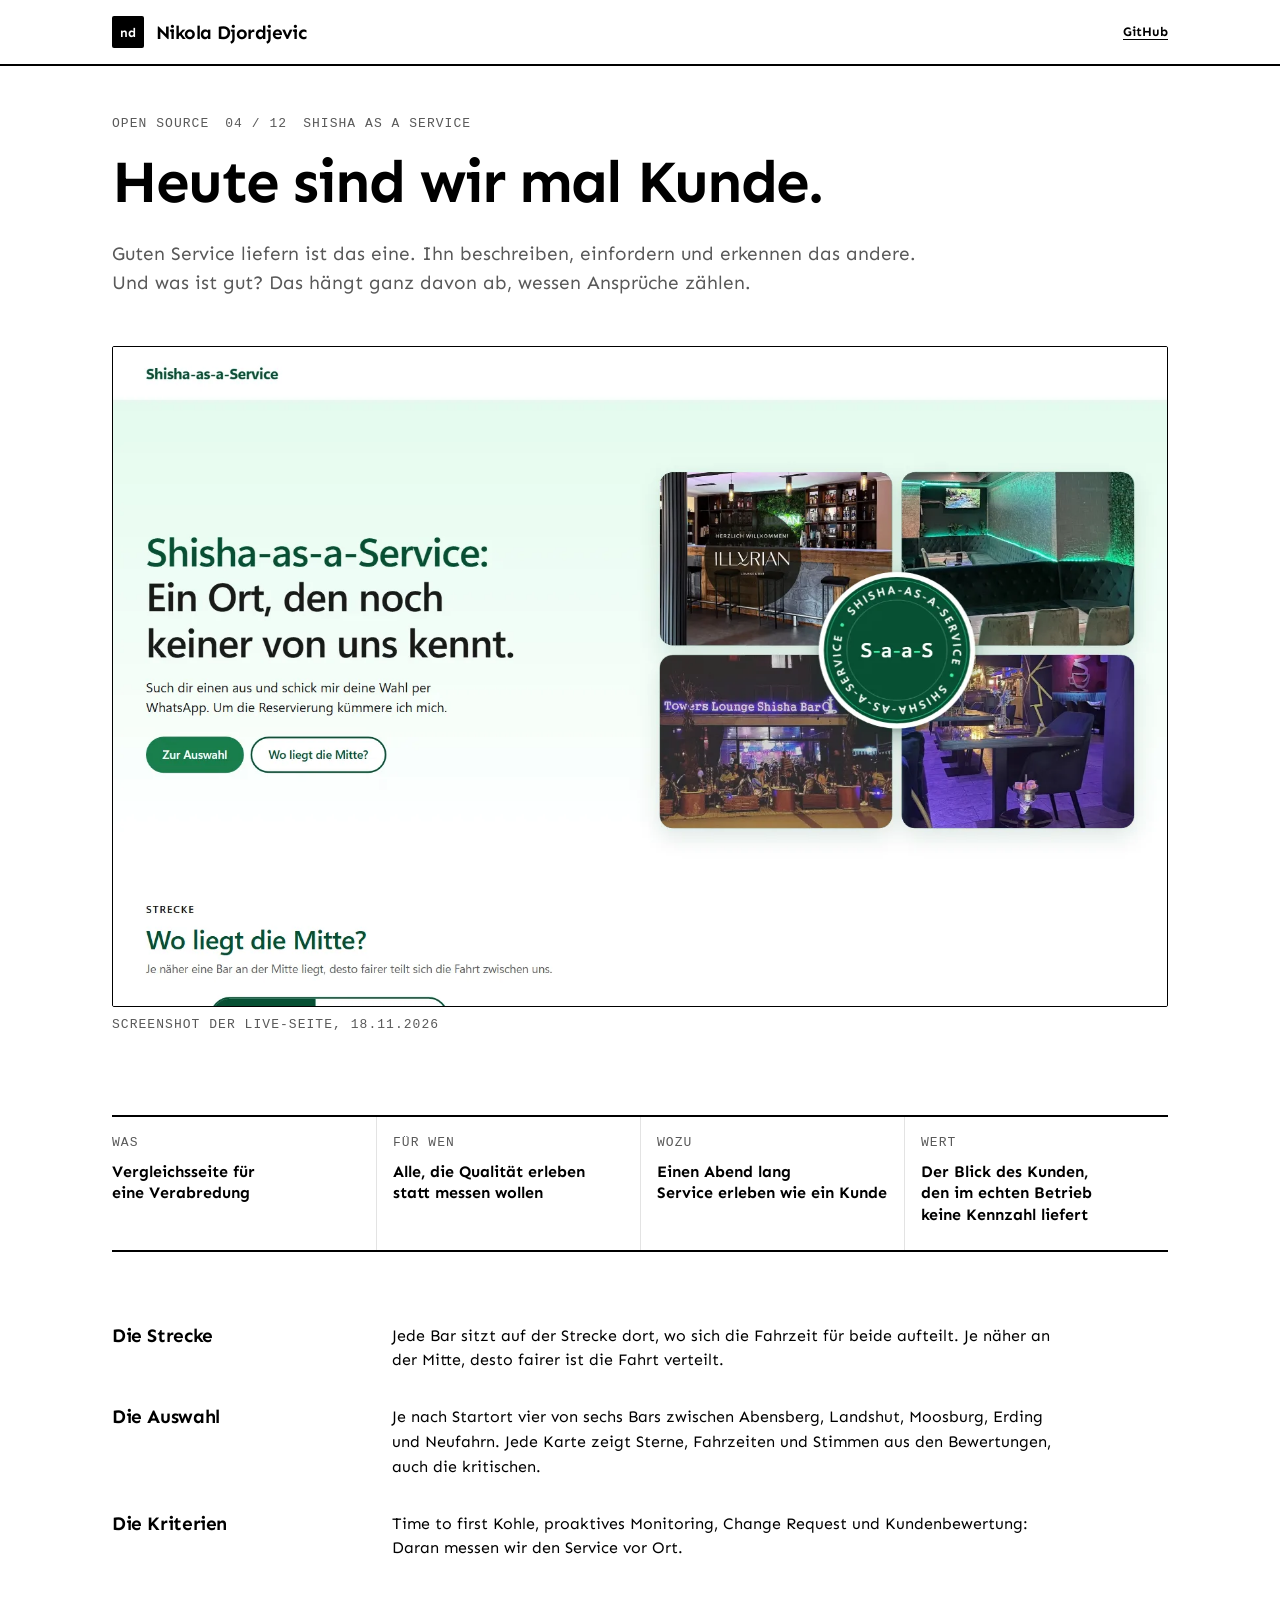
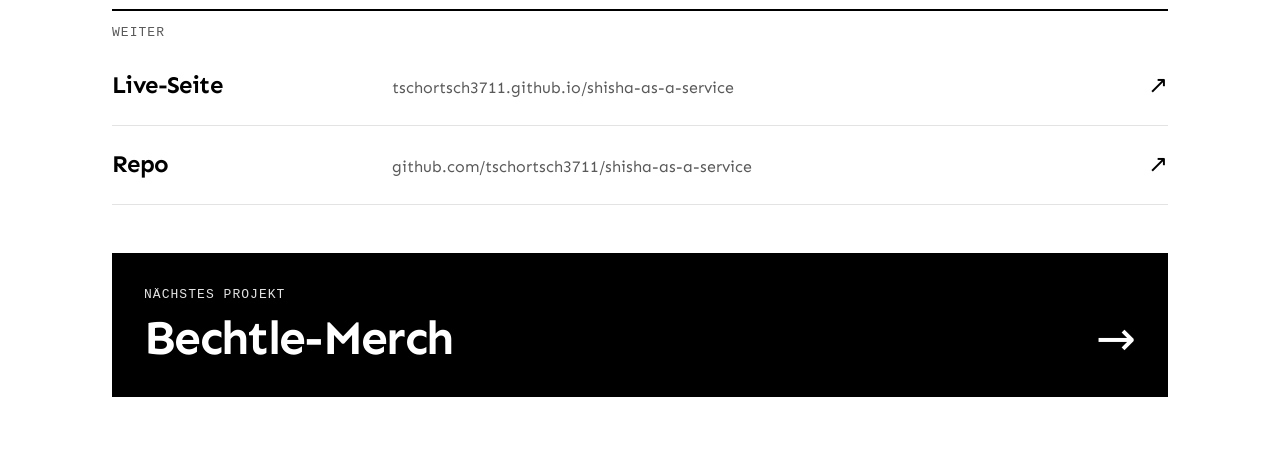
<file: projekte/shisha-as-a-service/index.html>
<!DOCTYPE html>
<html lang="de">
<head>
<meta charset="utf-8">
<meta name="viewport" content="width=device-width, initial-scale=1">
<title>Shisha as a Service · Nikola Djordjevic</title>
<meta name="description" content="Heute sind wir mal Kunde. Guten Service liefern ist das eine. Ihn beschreiben, einfordern und erkennen das andere. Und was ist gut? Das hängt ganz davon ab, wessen Ansprüche zählen.">
<meta name="author" content="Nikola Djordjevic">
<meta name="theme-color" content="#ffffff">
<meta name="color-scheme" content="light">
<link rel="canonical" href="https://tschortsch3711.github.io/portfolio/projekte/shisha-as-a-service/">
<meta property="og:type" content="article">
<meta property="og:locale" content="de_DE">
<meta property="og:site_name" content="Nikola Djordjevic">
<meta property="og:title" content="Shisha as a Service · Nikola Djordjevic">
<meta property="og:description" content="Heute sind wir mal Kunde. Guten Service liefern ist das eine. Ihn beschreiben, einfordern und erkennen das andere. Und was ist gut? Das hängt ganz davon ab, wessen Ansprüche zählen.">
<meta property="og:url" content="https://tschortsch3711.github.io/portfolio/projekte/shisha-as-a-service/">
<meta property="og:image" content="https://tschortsch3711.github.io/portfolio/assets/bilder/og/shisha-as-a-service.jpg">
<meta property="og:image:width" content="1200">
<meta property="og:image:height" content="630">
<meta property="og:image:alt" content="Einstieg von Shisha as a Service mit der Überschrift „Ein Ort, den noch keiner von uns kennt.“, vier Fotos von Bars und einem runden Siegel">
<meta name="twitter:card" content="summary_large_image">
<link rel="icon" href="../../favicon.svg" type="image/svg+xml">
<link rel="preload" href="../../fonts/Sen/Sen-Bold.woff2" as="font" type="font/woff2" crossorigin>
<link rel="stylesheet" href="../../assets/css/tokens.css?v=56fb2a18">
<link rel="stylesheet" href="../../assets/css/site.css?v=b33506b6">
</head>
<body>
<a class="springen" href="#inhalt">Zum Inhalt springen</a>
<header class="kopf">
  <div class="rahmen">
    <a class="wortmarke" href="../../" aria-label="Nikola Djordjevic, zur Übersicht">
      <span class="wortmarke-zeichen" aria-hidden="true">nd</span>
      <span class="wortmarke-name">Nikola Djordjevic</span>
    </a>
    <a class="kopf-link" href="https://github.com/tschortsch3711">GitHub</a>
  </div>
</header>
<main id="inhalt">
  <div class="rahmen">
    <section class="held" aria-labelledby="aussage">
      <p class="etikett"><span>Open Source</span><span>04 / 12</span><span>Shisha as a Service</span></p>
      <h1 id="aussage"><span class="z">Heute sind wir mal Kunde.</span></h1>
      <p class="held-unter"><span class="z">Guten Service liefern ist das eine.</span> <span class="z">Ihn beschreiben, einfordern und erkennen das andere.</span><br><span class="z">Und was ist gut?</span> <span class="z">Das hängt ganz davon ab, wessen Ansprüche zählen.</span></p>
      <figure>
        <div class="bild">
          <img src="../../assets/bilder/shisha-as-a-service-1600.webp" srcset="../../assets/bilder/shisha-as-a-service-800.webp 800w, ../../assets/bilder/shisha-as-a-service-1600.webp 1600w" sizes="(max-width: 64rem) 100vw, 66rem" width="1600" height="1000" alt="Einstieg von Shisha as a Service mit der Überschrift „Ein Ort, den noch keiner von uns kennt.“, vier Fotos von Bars und einem runden Siegel" fetchpriority="high">
        </div>
        <figcaption class="bild-unter etikett">Screenshot der Live-Seite, 18.11.2026</figcaption>
      </figure>
    </section>

    <dl class="band" aria-label="Fakten">
      <div><dt class="etikett">Was</dt><dd><span class="z">Vergleichsseite für eine Verabredung</span></dd></div>
      <div><dt class="etikett">Für wen</dt><dd><span class="z">Alle, die Qualität erleben</span> <span class="z">statt messen wollen</span></dd></div>
      <div><dt class="etikett">Wozu</dt><dd><span class="z">Einen Abend lang</span> <span class="z">Service erleben</span> <span class="z">wie ein Kunde</span></dd></div>
      <div><dt class="etikett">Wert</dt><dd><span class="z">Der Blick des Kunden,</span> <span class="z">den im echten Betrieb</span> <span class="z">keine Kennzahl liefert</span></dd></div>
    </dl>

    <section class="text" aria-label="Mehr über Shisha as a Service">
      <div class="text-block">
        <h2>Die Strecke</h2>
        <div><p>Jede Bar sitzt auf der Strecke dort, wo sich die Fahrzeit für beide aufteilt. Je näher an der Mitte, desto fairer ist die Fahrt verteilt.</p></div>
      </div>
      <div class="text-block">
        <h2>Die Auswahl</h2>
        <div><p>Je nach Startort vier von sechs Bars zwischen Abensberg, Landshut, Moosburg, Erding und Neufahrn. Jede Karte zeigt Sterne, Fahrzeiten und Stimmen aus den Bewertungen, auch die kritischen.</p></div>
      </div>
      <div class="text-block">
        <h2>Die Kriterien</h2>
        <div><p>Time to first Kohle, proaktives Monitoring, Change Request und Kundenbewertung: Daran messen wir den Service vor Ort.</p></div>
      </div>
    </section>

    <nav class="weiter" aria-labelledby="weiter">
      <div class="gruppe-kopf"><h2 class="etikett" id="weiter">Weiter</h2></div>
      <ul class="weiter-liste">
        <li>
          <a class="weiter-link" href="https://tschortsch3711.github.io/shisha-as-a-service/">
            <span class="weiter-was">Live-Seite</span>
            <span class="weiter-wo">tschortsch3711.github.io/shisha-as-a-service</span>
            <span class="zeile-pfeil" aria-hidden="true">↗</span>
          </a>
        </li>
        <li>
          <a class="weiter-link" href="https://github.com/tschortsch3711/shisha-as-a-service">
            <span class="weiter-was">Repo</span>
            <span class="weiter-wo">github.com/tschortsch3711/shisha-as-a-service</span>
            <span class="zeile-pfeil" aria-hidden="true">↗</span>
          </a>
        </li>
      </ul>
      <a class="naechstes" href="../../projekte/bechtle-3d-druck/">
        <span class="etikett">Nächstes Projekt</span>
        <span class="naechstes-name">Bechtle-Merch</span>
        <span class="naechstes-pfeil" aria-hidden="true">→</span>
      </a>
    </nav>
  </div>
</main>
</body>
</html>
</file>
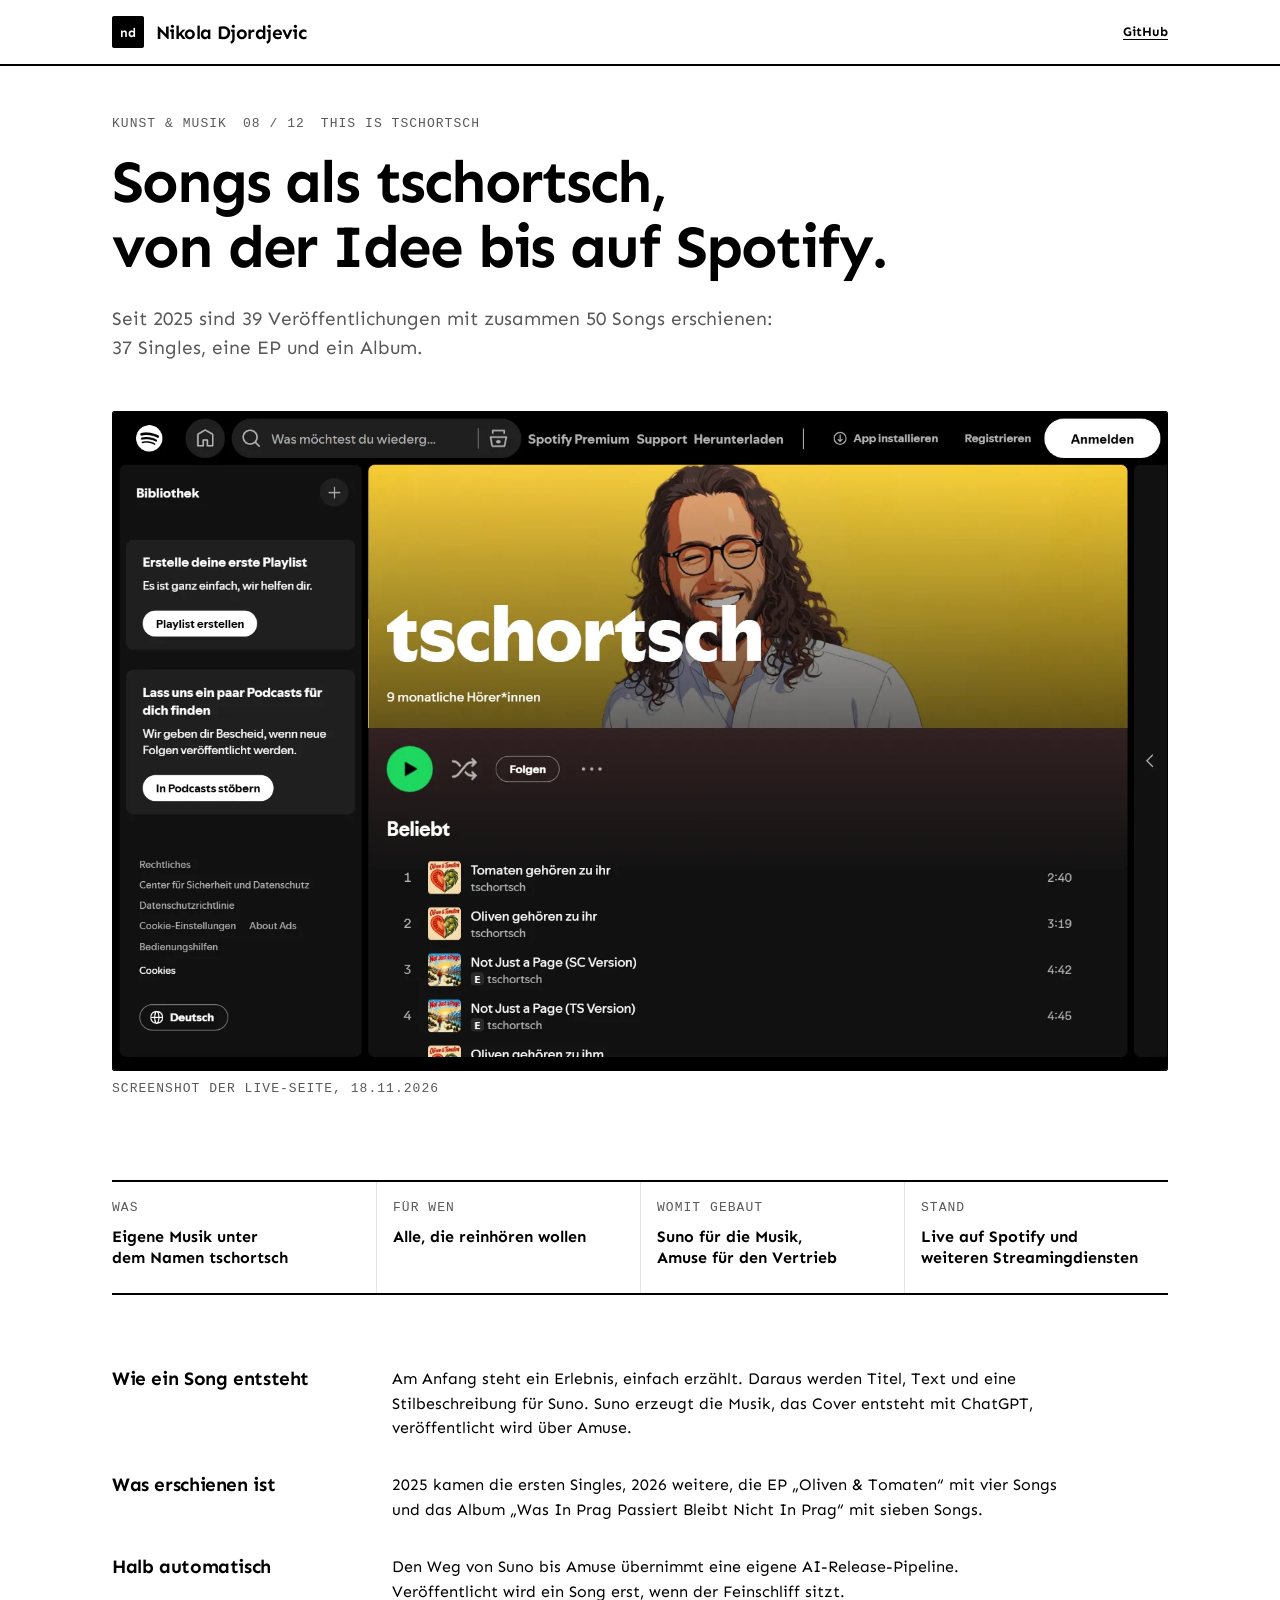
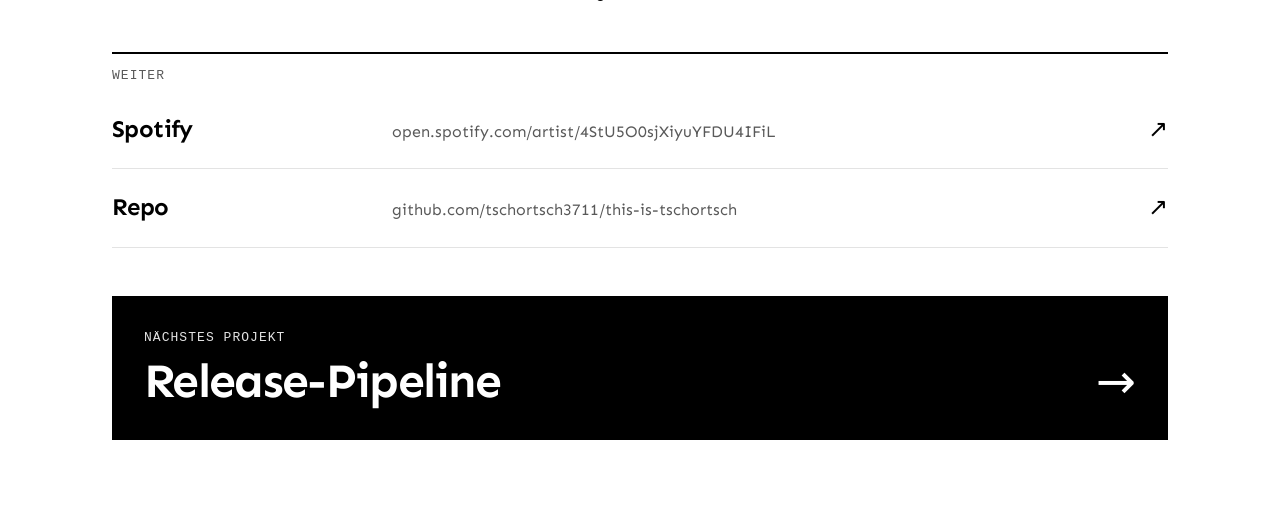
<file: projekte/this-is-tschortsch/index.html>
<!DOCTYPE html>
<html lang="de">
<head>
<meta charset="utf-8">
<meta name="viewport" content="width=device-width, initial-scale=1">
<title>This is tschortsch · Nikola Djordjevic</title>
<meta name="description" content="Songs als tschortsch, von der Idee bis auf Spotify. Seit 2025 sind 39 Veröffentlichungen mit zusammen 50 Songs erschienen: 37 Singles, eine EP und ein Album.">
<meta name="author" content="Nikola Djordjevic">
<meta name="theme-color" content="#ffffff">
<meta name="color-scheme" content="light">
<link rel="canonical" href="https://tschortsch3711.github.io/portfolio/projekte/this-is-tschortsch/">
<meta property="og:type" content="article">
<meta property="og:locale" content="de_DE">
<meta property="og:site_name" content="Nikola Djordjevic">
<meta property="og:title" content="This is tschortsch · Nikola Djordjevic">
<meta property="og:description" content="Songs als tschortsch, von der Idee bis auf Spotify. Seit 2025 sind 39 Veröffentlichungen mit zusammen 50 Songs erschienen: 37 Singles, eine EP und ein Album.">
<meta property="og:url" content="https://tschortsch3711.github.io/portfolio/projekte/this-is-tschortsch/">
<meta property="og:image" content="https://tschortsch3711.github.io/portfolio/assets/bilder/og/this-is-tschortsch.jpg">
<meta property="og:image:width" content="1200">
<meta property="og:image:height" content="630">
<meta property="og:image:alt" content="Spotify-Profil von tschortsch mit Künstlerbild, Name und den beliebtesten Songs">
<meta name="twitter:card" content="summary_large_image">
<link rel="icon" href="../../favicon.svg" type="image/svg+xml">
<link rel="preload" href="../../fonts/Sen/Sen-Bold.woff2" as="font" type="font/woff2" crossorigin>
<link rel="stylesheet" href="../../assets/css/tokens.css?v=56fb2a18">
<link rel="stylesheet" href="../../assets/css/site.css?v=b33506b6">
</head>
<body>
<a class="springen" href="#inhalt">Zum Inhalt springen</a>
<header class="kopf">
  <div class="rahmen">
    <a class="wortmarke" href="../../" aria-label="Nikola Djordjevic, zur Übersicht">
      <span class="wortmarke-zeichen" aria-hidden="true">nd</span>
      <span class="wortmarke-name">Nikola Djordjevic</span>
    </a>
    <a class="kopf-link" href="https://github.com/tschortsch3711">GitHub</a>
  </div>
</header>
<main id="inhalt">
  <div class="rahmen">
    <section class="held" aria-labelledby="aussage">
      <p class="etikett"><span>Kunst &amp; Musik</span><span>08 / 12</span><span>This is tschortsch</span></p>
      <h1 id="aussage"><span class="z">Songs als tschortsch,</span> <span class="z">von der Idee bis auf Spotify.</span></h1>
      <p class="held-unter"><span class="z">Seit 2025 sind 39 Veröffentlichungen mit zusammen 50 Songs erschienen:</span> <span class="z">37 Singles, eine EP und ein Album.</span></p>
      <figure>
        <div class="bild">
          <img src="../../assets/bilder/this-is-tschortsch-1600.webp" srcset="../../assets/bilder/this-is-tschortsch-800.webp 800w, ../../assets/bilder/this-is-tschortsch-1600.webp 1600w" sizes="(max-width: 64rem) 100vw, 66rem" width="1600" height="1000" alt="Spotify-Profil von tschortsch mit Künstlerbild, Name und den beliebtesten Songs" fetchpriority="high">
        </div>
        <figcaption class="bild-unter etikett">Screenshot der Live-Seite, 18.11.2026</figcaption>
      </figure>
    </section>

    <dl class="band" aria-label="Fakten">
      <div><dt class="etikett">Was</dt><dd><span class="z">Eigene Musik unter dem Namen tschortsch</span></dd></div>
      <div><dt class="etikett">Für wen</dt><dd><span class="z">Alle, die reinhören wollen</span></dd></div>
      <div><dt class="etikett">Womit gebaut</dt><dd><span class="z">Suno für die Musik, Amuse für den Vertrieb</span></dd></div>
      <div><dt class="etikett">Stand</dt><dd><span class="z">Live auf Spotify und weiteren Streamingdiensten</span></dd></div>
    </dl>

    <section class="text" aria-label="Mehr über This is tschortsch">
      <div class="text-block">
        <h2>Wie ein Song entsteht</h2>
        <div><p>Am Anfang steht ein Erlebnis, einfach erzählt. Daraus werden Titel, Text und eine Stilbeschreibung für Suno. Suno erzeugt die Musik, das Cover entsteht mit ChatGPT, veröffentlicht wird über Amuse.</p></div>
      </div>
      <div class="text-block">
        <h2>Was erschienen ist</h2>
        <div><p>2025 kamen die ersten Singles, 2026 weitere, die EP „Oliven &amp; Tomaten“ mit vier Songs <br class="breit">und das Album „Was In Prag Passiert Bleibt Nicht In Prag“ mit sieben Songs.</p></div>
      </div>
      <div class="text-block">
        <h2>Halb automatisch</h2>
        <div><p>Den Weg von Suno bis Amuse übernimmt eine eigene AI-⁠Release-⁠Pipeline. <br class="breit">Veröffentlicht wird ein Song erst, wenn der Feinschliff sitzt.</p></div>
      </div>
    </section>

    <nav class="weiter" aria-labelledby="weiter">
      <div class="gruppe-kopf"><h2 class="etikett" id="weiter">Weiter</h2></div>
      <ul class="weiter-liste">
        <li>
          <a class="weiter-link" href="https://open.spotify.com/artist/4StU5O0sjXiyuYFDU4IFiL">
            <span class="weiter-was">Spotify</span>
            <span class="weiter-wo">open.spotify.com/artist/4StU5O0sjXiyuYFDU4IFiL</span>
            <span class="zeile-pfeil" aria-hidden="true">↗</span>
          </a>
        </li>
        <li>
          <a class="weiter-link" href="https://github.com/tschortsch3711/this-is-tschortsch">
            <span class="weiter-was">Repo</span>
            <span class="weiter-wo">github.com/tschortsch3711/this-is-tschortsch</span>
            <span class="zeile-pfeil" aria-hidden="true">↗</span>
          </a>
        </li>
      </ul>
      <a class="naechstes" href="../../projekte/release-pipeline/">
        <span class="etikett">Nächstes Projekt</span>
        <span class="naechstes-name">Release-Pipeline</span>
        <span class="naechstes-pfeil" aria-hidden="true">→</span>
      </a>
    </nav>
  </div>
</main>
</body>
</html>
</file>
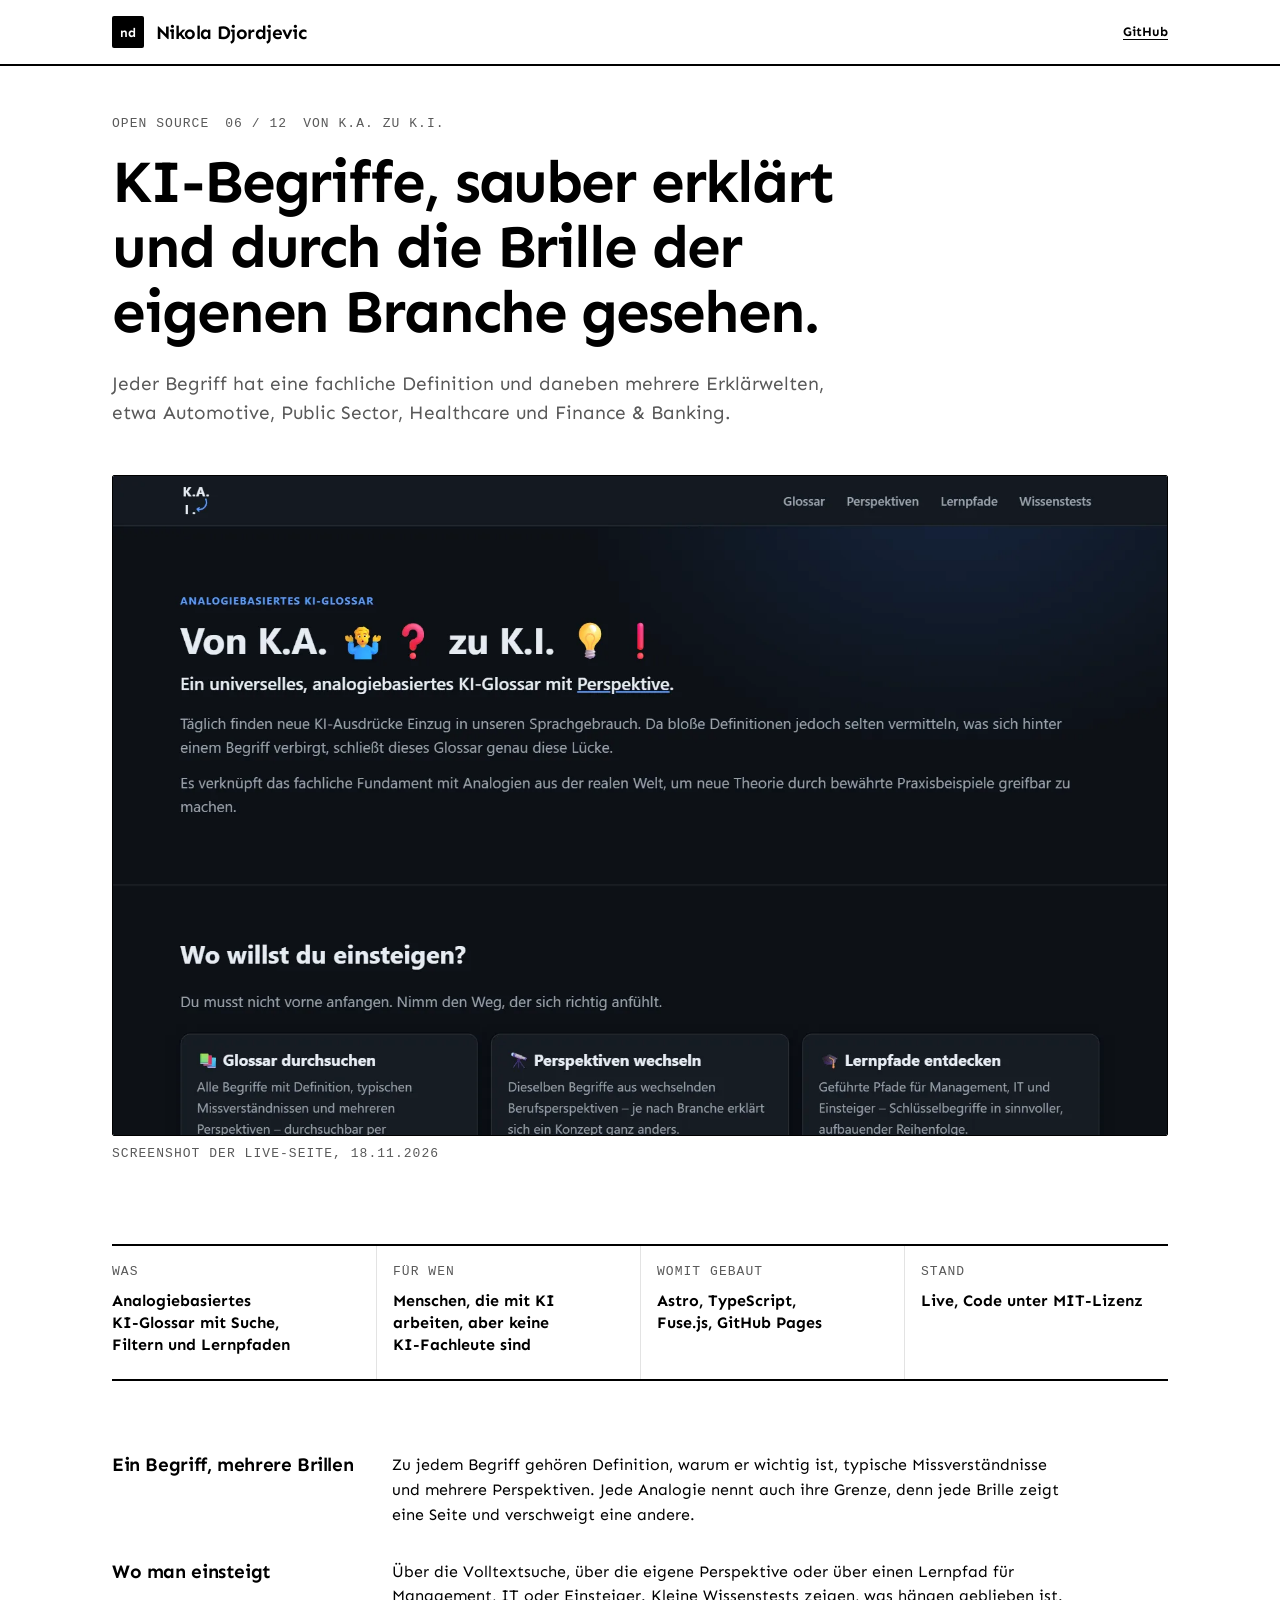
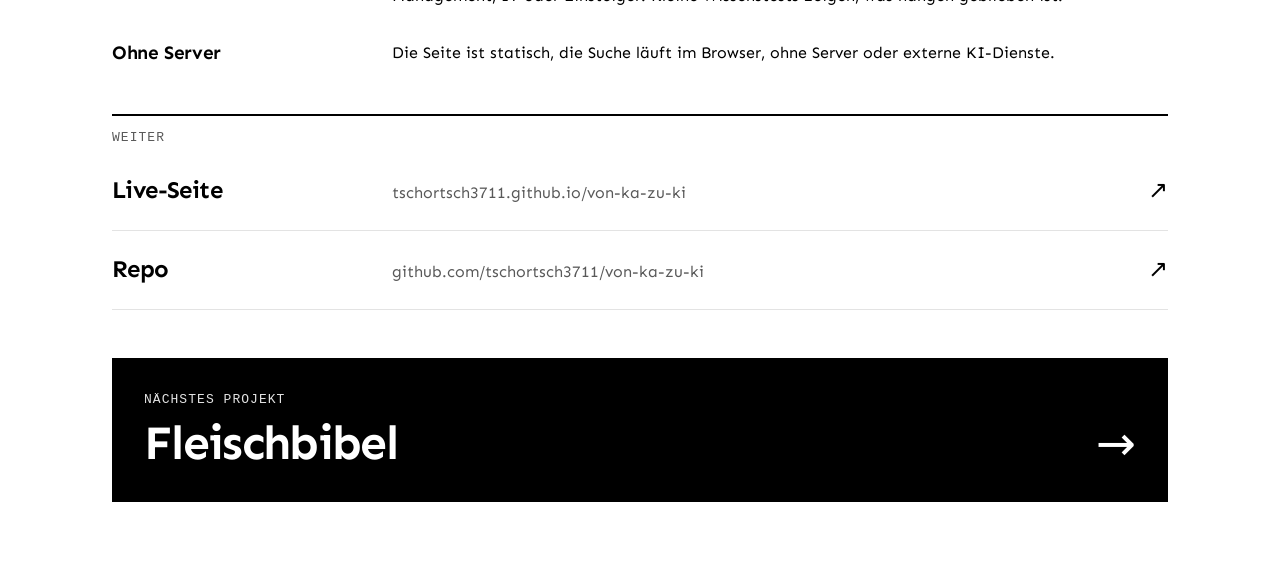
<file: projekte/von-ka-zu-ki/index.html>
<!DOCTYPE html>
<html lang="de">
<head>
<meta charset="utf-8">
<meta name="viewport" content="width=device-width, initial-scale=1">
<title>Von K.A. zu K.I. · Nikola Djordjevic</title>
<meta name="description" content="KI-Begriffe, sauber erklärt und durch die Brille der eigenen Branche gesehen. Jeder Begriff hat eine fachliche Definition und daneben mehrere Erklärwelten, etwa Automotive, Public Sector, Healthcare und Finance &amp; Banking.">
<meta name="author" content="Nikola Djordjevic">
<meta name="theme-color" content="#ffffff">
<meta name="color-scheme" content="light">
<link rel="canonical" href="https://tschortsch3711.github.io/portfolio/projekte/von-ka-zu-ki/">
<meta property="og:type" content="article">
<meta property="og:locale" content="de_DE">
<meta property="og:site_name" content="Nikola Djordjevic">
<meta property="og:title" content="Von K.A. zu K.I. · Nikola Djordjevic">
<meta property="og:description" content="KI-Begriffe, sauber erklärt und durch die Brille der eigenen Branche gesehen. Jeder Begriff hat eine fachliche Definition und daneben mehrere Erklärwelten, etwa Automotive, Public Sector, Healthcare und Finance &amp; Banking.">
<meta property="og:url" content="https://tschortsch3711.github.io/portfolio/projekte/von-ka-zu-ki/">
<meta property="og:image" content="https://tschortsch3711.github.io/portfolio/assets/bilder/og/von-ka-zu-ki.jpg">
<meta property="og:image:width" content="1200">
<meta property="og:image:height" content="630">
<meta property="og:image:alt" content="Startseite von Von K.A. zu K.I. mit der Überschrift und den Einstiegen Glossar, Perspektiven und Lernpfade">
<meta name="twitter:card" content="summary_large_image">
<link rel="icon" href="../../favicon.svg" type="image/svg+xml">
<link rel="preload" href="../../fonts/Sen/Sen-Bold.woff2" as="font" type="font/woff2" crossorigin>
<link rel="stylesheet" href="../../assets/css/tokens.css?v=56fb2a18">
<link rel="stylesheet" href="../../assets/css/site.css?v=b33506b6">
</head>
<body>
<a class="springen" href="#inhalt">Zum Inhalt springen</a>
<header class="kopf">
  <div class="rahmen">
    <a class="wortmarke" href="../../" aria-label="Nikola Djordjevic, zur Übersicht">
      <span class="wortmarke-zeichen" aria-hidden="true">nd</span>
      <span class="wortmarke-name">Nikola Djordjevic</span>
    </a>
    <a class="kopf-link" href="https://github.com/tschortsch3711">GitHub</a>
  </div>
</header>
<main id="inhalt">
  <div class="rahmen">
    <section class="held" aria-labelledby="aussage">
      <p class="etikett"><span>Open Source</span><span>06 / 12</span><span>Von K.A. zu K.I.</span></p>
      <h1 id="aussage"><span class="z">KI-⁠Begriffe, sauber erklärt</span> <span class="z">und durch die Brille der</span> <span class="z">eigenen Branche gesehen.</span></h1>
      <p class="held-unter"><span class="z">Jeder Begriff hat eine fachliche Definition</span> <span class="z">und daneben mehrere Erklärwelten,</span> <span class="z">etwa Automotive, Public Sector, Healthcare und Finance &amp; Banking.</span></p>
      <figure>
        <div class="bild">
          <img src="../../assets/bilder/von-ka-zu-ki-1600.webp" srcset="../../assets/bilder/von-ka-zu-ki-800.webp 800w, ../../assets/bilder/von-ka-zu-ki-1600.webp 1600w" sizes="(max-width: 64rem) 100vw, 66rem" width="1600" height="1000" alt="Startseite von Von K.A. zu K.I. mit der Überschrift und den Einstiegen Glossar, Perspektiven und Lernpfade" fetchpriority="high">
        </div>
        <figcaption class="bild-unter etikett">Screenshot der Live-Seite, 18.11.2026</figcaption>
      </figure>
    </section>

    <dl class="band" aria-label="Fakten">
      <div><dt class="etikett">Was</dt><dd><span class="z">Analogiebasiertes KI-⁠Glossar mit Suche, Filtern und Lernpfaden</span></dd></div>
      <div><dt class="etikett">Für wen</dt><dd><span class="z">Menschen, die mit KI arbeiten, aber keine KI-⁠Fachleute sind</span></dd></div>
      <div><dt class="etikett">Womit gebaut</dt><dd><span class="z">Astro, TypeScript, Fuse.js, GitHub Pages</span></dd></div>
      <div><dt class="etikett">Stand</dt><dd><span class="z">Live, Code unter MIT-⁠Lizenz</span></dd></div>
    </dl>

    <section class="text" aria-label="Mehr über Von K.A. zu K.I.">
      <div class="text-block">
        <h2>Ein Begriff, mehrere Brillen</h2>
        <div><p>Zu jedem Begriff gehören Definition, warum er wichtig ist, typische Missverständnisse und mehrere Perspektiven. Jede Analogie nennt auch ihre Grenze, denn jede Brille zeigt eine Seite und verschweigt eine andere.</p></div>
      </div>
      <div class="text-block">
        <h2>Wo man einsteigt</h2>
        <div><p>Über die Volltextsuche, über die eigene Perspektive oder über einen Lernpfad für Management, IT oder Einsteiger. Kleine Wissenstests zeigen, was hängen geblieben ist.</p></div>
      </div>
      <div class="text-block">
        <h2>Ohne Server</h2>
        <div><p>Die Seite ist statisch, die Suche läuft im Browser, ohne Server oder externe KI-⁠Dienste.</p></div>
      </div>
    </section>

    <nav class="weiter" aria-labelledby="weiter">
      <div class="gruppe-kopf"><h2 class="etikett" id="weiter">Weiter</h2></div>
      <ul class="weiter-liste">
        <li>
          <a class="weiter-link" href="https://tschortsch3711.github.io/von-ka-zu-ki/">
            <span class="weiter-was">Live-Seite</span>
            <span class="weiter-wo">tschortsch3711.github.io/von-ka-zu-ki</span>
            <span class="zeile-pfeil" aria-hidden="true">↗</span>
          </a>
        </li>
        <li>
          <a class="weiter-link" href="https://github.com/tschortsch3711/von-ka-zu-ki">
            <span class="weiter-was">Repo</span>
            <span class="weiter-wo">github.com/tschortsch3711/von-ka-zu-ki</span>
            <span class="zeile-pfeil" aria-hidden="true">↗</span>
          </a>
        </li>
      </ul>
      <a class="naechstes" href="../../projekte/fleischbibel/">
        <span class="etikett">Nächstes Projekt</span>
        <span class="naechstes-name">Fleischbibel</span>
        <span class="naechstes-pfeil" aria-hidden="true">→</span>
      </a>
    </nav>
  </div>
</main>
</body>
</html>
</file>
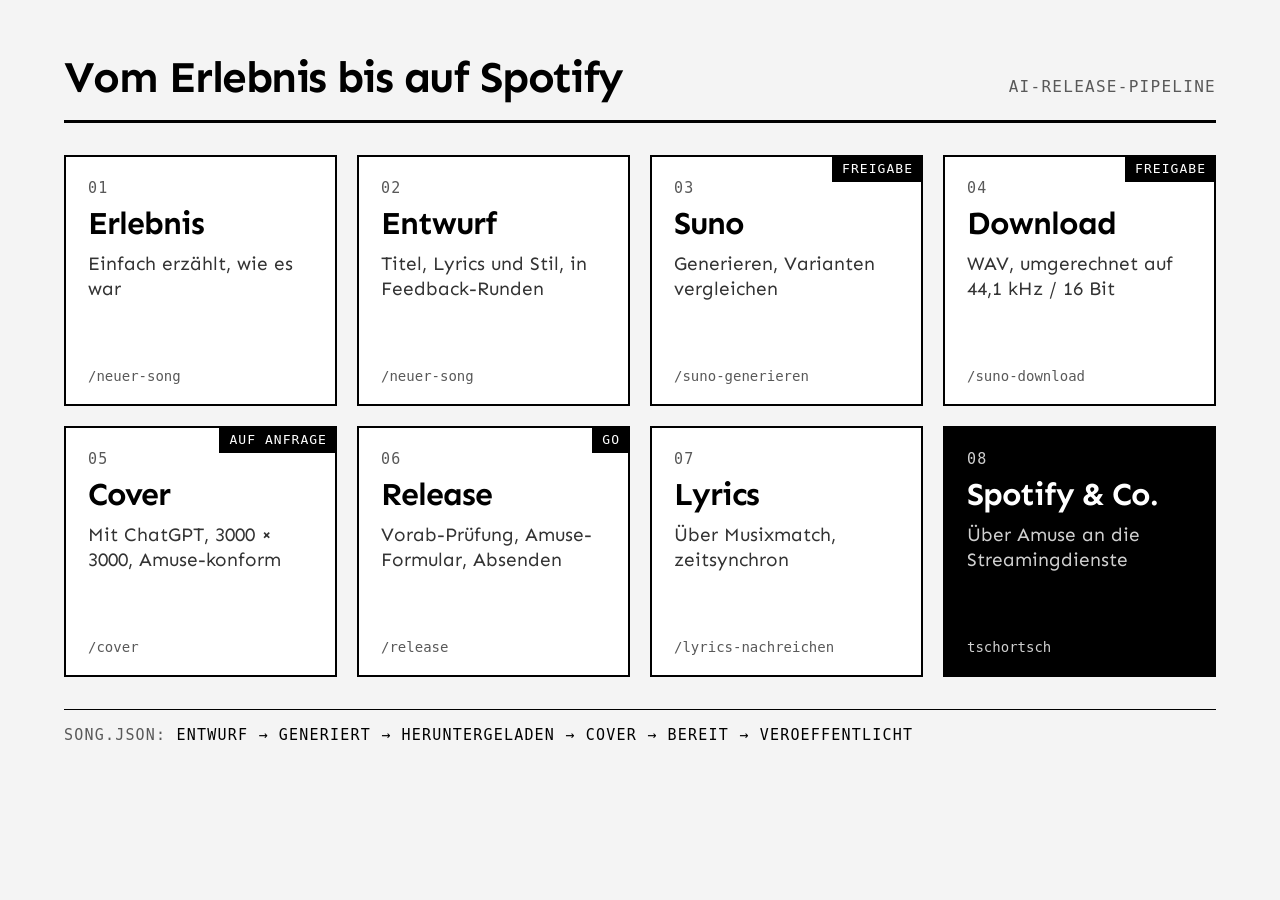
<file: werkzeug/grafiken/release-pipeline.html>
<!DOCTYPE html>
<!-- Ablauf-Grafik für die Projektseite release-pipeline.
     Wird von werkzeug/bilder.mjs bei 1280 × 800 abfotografiert, nicht ausgeliefert. -->
<html lang="de">
<head>
<meta charset="utf-8">
<style>
@font-face { font-family: Sen; src: url("../../fonts/Sen/Sen-Regular.woff2") format("woff2"); font-weight: 400; }
@font-face { font-family: Sen; src: url("../../fonts/Sen/Sen-Bold.woff2") format("woff2"); font-weight: 700; }
* { margin: 0; box-sizing: border-box; }
html, body { width: 1280px; height: 800px; background: #f4f4f4; color: #000; }
body { font-family: Sen, Arial, sans-serif; padding: 56px 64px; display: flex; flex-direction: column; gap: 32px; }
.mono { font-family: ui-monospace, Consolas, monospace; text-transform: uppercase; letter-spacing: .08em; }
.kopf { display: flex; justify-content: space-between; align-items: baseline; border-bottom: 3px solid #000; padding-bottom: 20px; }
.kopf h1 { font-size: 44px; letter-spacing: -.035em; line-height: 1; }
.kopf span { font-size: 16px; color: #595959; }
.raster { display: grid; grid-template-columns: repeat(4, 1fr); gap: 20px; flex: 1; }
.feld { background: #fff; border: 2px solid #000; padding: 22px 22px 20px; display: flex; flex-direction: column; gap: 10px; position: relative; }
.feld .nr { font-size: 15px; color: #595959; }
.feld h2 { font-size: 32px; letter-spacing: -.03em; line-height: 1.05; }
.feld p { font-size: 19px; line-height: 1.35; color: #333; }
.feld .skill { margin-top: auto; font-size: 14px; color: #595959; text-transform: none; letter-spacing: 0; }
.frei { position: absolute; top: -2px; right: -2px; background: #000; color: #fff; font-size: 13px; padding: 6px 10px; }
.ziel { background: #000; color: #fff; }
.ziel .nr, .ziel p, .ziel .skill { color: #cfcfcf; }
.fuss { display: flex; justify-content: space-between; font-size: 15px; color: #595959; border-top: 1px solid #000; padding-top: 16px; }
.fuss b { color: #000; font-weight: 400; }
</style>
</head>
<body>
  <div class="kopf">
    <h1>Vom Erlebnis bis auf Spotify</h1>
    <span class="mono">AI-Release-Pipeline</span>
  </div>
  <div class="raster">
    <div class="feld"><span class="nr mono">01</span><h2>Erlebnis</h2><p>Einfach erzählt, wie es war</p><span class="skill mono">/neuer-song</span></div>
    <div class="feld"><span class="nr mono">02</span><h2>Entwurf</h2><p>Titel, Lyrics und Stil, in Feedback-Runden</p><span class="skill mono">/neuer-song</span></div>
    <div class="feld"><span class="frei mono">Freigabe</span><span class="nr mono">03</span><h2>Suno</h2><p>Generieren, Varianten vergleichen</p><span class="skill mono">/suno-generieren</span></div>
    <div class="feld"><span class="frei mono">Freigabe</span><span class="nr mono">04</span><h2>Download</h2><p>WAV, umgerechnet auf 44,1 kHz / 16 Bit</p><span class="skill mono">/suno-download</span></div>
    <div class="feld"><span class="frei mono">Auf Anfrage</span><span class="nr mono">05</span><h2>Cover</h2><p>Mit ChatGPT, 3000 × 3000, Amuse-konform</p><span class="skill mono">/cover</span></div>
    <div class="feld"><span class="frei mono">Go</span><span class="nr mono">06</span><h2>Release</h2><p>Vorab-Prüfung, Amuse-Formular, Absenden</p><span class="skill mono">/release</span></div>
    <div class="feld"><span class="nr mono">07</span><h2>Lyrics</h2><p>Über Musixmatch, zeitsynchron</p><span class="skill mono">/lyrics-nachreichen</span></div>
    <div class="feld ziel"><span class="nr mono">08</span><h2>Spotify &amp; Co.</h2><p>Über Amuse an die Streamingdienste</p><span class="skill mono">tschortsch</span></div>
  </div>
  <div class="fuss mono">
    <span>song.json: <b>entwurf → generiert → heruntergeladen → cover → bereit → veroeffentlicht</b></span>
  </div>
</body>
</html>
</file>
<file: assets/css/tokens.css>
/* Design-Tokens. Alles, was die Seite an Farbe, Schrift, Abstand und Linie kennt.
   Beschreibung in DESIGN.md. */

@font-face {
  font-family: "Sen";
  src: url("../../fonts/Sen/Sen-Regular.woff2") format("woff2");
  font-weight: 400;
  font-style: normal;
  font-display: swap;
}
@font-face {
  font-family: "Sen";
  src: url("../../fonts/Sen/Sen-Bold.woff2") format("woff2");
  font-weight: 700;
  font-style: normal;
  font-display: swap;
}

:root {
  /* Farben */
  --c-tinte: #000000;
  --c-papier: #ffffff;
  --c-leise: #595959;     /* 7,0:1 auf Weiß */
  --c-haar: #e3e3e3;      /* Trennlinien zwischen Zeilen */
  --c-flaeche: #f4f4f4;   /* Bildgrund, Fakten-Band */

  /* Schrift */
  --f-text: "Sen", ui-sans-serif, system-ui, -apple-system, "Segoe UI", Arial, sans-serif;
  --f-mono: ui-monospace, "SFMono-Regular", Menlo, Consolas, monospace;

  /* Typo-Skala */
  --t-klein: 0.8125rem;   /* Etiketten, Fußzeile */
  --t-text: 1rem;         /* Fließtext */
  --t-gross: 1.1875rem;   /* Einleitung, Projektname */
  --t-zwischen: 1.5rem;   /* Zwischentitel */
  --t-titel: clamp(2rem, 6vw, 3rem);         /* Startseite */
  --t-aussage: clamp(2rem, 6.4vw, 3.75rem); /* Aussage auf der Projektseite */

  --z-eng: 1.08;
  --z-text: 1.55;
  --sp-eng: -0.035em;     /* Laufweite großer Titel */
  --sp-etikett: 0.08em;

  /* Abstände, 4px-Raster */
  --s-1: 0.25rem;
  --s-2: 0.5rem;
  --s-3: 0.75rem;
  --s-4: 1rem;
  --s-5: 1.5rem;
  --s-6: 2rem;
  --s-7: 3rem;
  --s-8: 4.5rem;
  --s-9: 6.5rem;

  /* Radien und Linien */
  --r-0: 0;
  --r-1: 2px;
  --l-duenn: 1px;
  --l-fett: 2px;

  /* Raster */
  --breite: 66rem;
  --rand: 2rem;
  --lesebreite: 42rem;
  --unterbreite: 58rem;
}

@media (max-width: 40rem) {
  :root { --rand: 1rem; }
}
</file>
<file: assets/css/site.css>
/* Komponenten: Kopfzeile, Projektzeile, Projekt-Hero, Fakten-Band, Weiter.
   Nutzt nur Werte aus tokens.css. */

*, *::before, *::after { box-sizing: border-box; }
html { -webkit-text-size-adjust: 100%; text-size-adjust: 100%; }
body {
  margin: 0;
  background: var(--c-papier);
  color: var(--c-tinte);
  font-family: var(--f-text);
  font-size: var(--t-text);
  line-height: var(--z-text);
  -webkit-font-smoothing: antialiased;
  text-rendering: optimizeLegibility;
}
img { display: block; max-width: 100%; height: auto; }
a { color: inherit; text-underline-offset: 0.2em; text-decoration-thickness: var(--l-duenn); }
a:hover { text-decoration-thickness: var(--l-fett); }
:focus-visible { outline: var(--l-fett) solid var(--c-tinte); outline-offset: 3px; }
h1, h2, h3, p, ul, ol, dl, dd, figure { margin: 0; }
ul, ol { padding: 0; list-style: none; }

.springen {
  position: absolute; left: -999rem; top: 0;
}
.springen:focus {
  left: var(--s-4); top: var(--s-4); z-index: 9;
  background: var(--c-papier); padding: var(--s-2) var(--s-4);
  border: var(--l-duenn) solid var(--c-tinte);
}

.rahmen {
  width: 100%;
  max-width: calc(var(--breite) + 2 * var(--rand));
  margin: 0 auto;
  padding: 0 var(--rand);
}

.etikett {
  font-family: var(--f-mono);
  font-size: var(--t-klein);
  font-weight: 400;
  letter-spacing: var(--sp-etikett);
  text-transform: uppercase;
  color: var(--c-leise);
}

/* Kopfzeile -------------------------------------------------------------- */
.kopf { border-bottom: var(--l-fett) solid var(--c-tinte); }
.kopf .rahmen {
  display: flex; align-items: center; justify-content: space-between;
  gap: var(--s-4); min-height: 4rem;
}
.wortmarke {
  display: inline-flex; align-items: center; gap: var(--s-3);
  font-weight: 700; font-size: var(--t-gross); letter-spacing: -0.03em;
  text-decoration: none; line-height: 1;
}
.wortmarke-zeichen {
  display: grid; place-items: center;
  width: 2rem; height: 2rem;
  background: var(--c-tinte); color: var(--c-papier);
  font-size: var(--t-klein); letter-spacing: 0;
  border-radius: var(--r-1);
}
.wortmarke:hover .wortmarke-name { text-decoration: underline; text-decoration-thickness: var(--l-fett); }
.kopf-link { font-size: var(--t-klein); font-weight: 700; }

/* Startseite: Kontaktabzug, auf dem Desktop alles auf einen Blick -------- */
.start { min-height: 100svh; display: grid; grid-template-rows: auto auto 1fr; }
/* Die Startseite nutzt die ganze Fensterbreite */
.start .rahmen, .einleitung, .raster { max-width: none; }
.einleitung {
  width: 100%; margin: 0 auto; padding: var(--s-6) var(--rand);
  /* Zwei gleich breite Spalten mit dem Abstand des Rasters: der Text beginnt bündig mit der dritten Kachel */
  display: grid; grid-template-columns: 1fr 1fr; gap: var(--s-4); align-items: center;
  border-bottom: var(--l-fett) solid var(--c-tinte);
}
.einleitung h1 {
  font-size: clamp(2rem, 4.2vw, 3.5rem); line-height: 1.02; letter-spacing: var(--sp-eng);
  text-wrap: balance;
}
.einleitung p { font-size: var(--t-gross); color: var(--c-leise); }
/* Jeder Satz der Einleitung beginnt in einer eigenen Zeile und bricht gleichmäßig um */
.einleitung p > span { display: block; text-wrap: balance; }
.einleitung br.weit { display: none; }

.start main { display: grid; grid-template-rows: 1fr auto; min-height: 0; }
.raster {
  width: 100%; margin: 0 auto; padding: var(--s-4) var(--rand) var(--rand);
  display: grid; grid-template-columns: repeat(4, 1fr); grid-auto-rows: 1fr;
  gap: var(--s-3) var(--s-4); min-height: 0;
  /* Kacheln nie höher als das Bildformat 16:10, sonst würden die Screenshots seitlich beschnitten */
  max-height: 47vw;
}

/* Kachel: Screenshot in Farbe, unten eine Leiste mit Nummer, Name und Gruppe.
   Beim Überfahren (Desktop) oder im Scroll-Fokus (Handy, Tablet) wird die Leiste schwarz
   und der Satz zum Projekt klappt auf. */
.kachel {
  position: relative; display: block; height: 100%; min-height: 9rem; overflow: hidden;
  border: var(--l-duenn) solid var(--c-tinte); border-radius: var(--r-1);
  background: var(--c-flaeche); text-decoration: none;
}
.kachel img {
  position: absolute; inset: 0; width: 100%; height: 100%;
  object-fit: cover; object-position: left top;
  transition: transform .4s ease;
}
.kachel-text {
  position: absolute; left: 0; right: 0; bottom: 0;
  display: grid; grid-template-columns: auto 1fr; gap: 0 var(--s-2); align-items: baseline;
  padding: var(--s-2) var(--s-3);
  background: var(--c-papier); border-top: var(--l-duenn) solid var(--c-tinte);
  transition: background-color .12s ease, color .12s ease;
}
.kachel-nr { font-family: var(--f-mono); font-size: var(--t-klein); color: var(--c-leise); }
.kachel-name { font-weight: 700; letter-spacing: -0.02em; }
.kachel-gruppe { grid-column: 1 / 3; font-size: 0.6875rem; }
.kachel-satz {
  grid-column: 1 / 3; max-height: 0; overflow: hidden;
  font-size: var(--t-klein); line-height: 1.4; color: var(--c-leise); transition: max-height .25s ease;
  text-wrap: balance;
}
.kachel:hover img, .kachel:focus-visible img, .kachel.fokus img { transform: scale(1.03); }
.kachel:hover .kachel-text, .kachel:focus-visible .kachel-text, .kachel.fokus .kachel-text { background: var(--c-tinte); color: var(--c-papier); }
.kachel:hover .kachel-nr, .kachel:focus-visible .kachel-nr, .kachel.fokus .kachel-nr,
.kachel:hover .kachel-gruppe, .kachel:focus-visible .kachel-gruppe, .kachel.fokus .kachel-gruppe { color: var(--c-haar); }
.kachel:hover .kachel-satz, .kachel:focus-visible .kachel-satz, .kachel.fokus .kachel-satz { max-height: 4.5rem; color: var(--c-haar); }
.kachel:focus-visible { outline-offset: 2px; }

/* Mehr auf GitHub: schwarzer Balken unter dem Raster, gebaut wie „Nächstes Projekt“ auf den Projektseiten */
.mehr {
  display: grid; grid-template-columns: auto 1fr auto; gap: var(--s-4); align-items: baseline;
  margin: 0 var(--rand) var(--rand); padding: var(--s-4) var(--s-5);
  background: var(--c-tinte); color: var(--c-papier); text-decoration: none;
}
.mehr .etikett { color: var(--c-haar); }
.mehr-name { font-size: var(--t-zwischen); font-weight: 700; letter-spacing: -0.025em; line-height: 1.1; }
.mehr-pfeil { font-size: var(--t-zwischen); line-height: 1; transition: transform .12s ease; }
.mehr:hover .mehr-pfeil, .mehr:focus-visible .mehr-pfeil { transform: translateX(var(--s-2)); }
.mehr:focus-visible { outline-offset: 3px; }

/* Sehr breite Fenster: Titel und jeder Satz stehen in einer Zeile. Der Text sitzt mittig
   zwischen dem Ende des Titels und dem rechten Rand, die Abstände links und rechts sind gleich. */
@media (min-width: 148rem) {
  .einleitung { grid-template-columns: auto 1fr; gap: 0; }
  .einleitung h1, .einleitung p span { white-space: nowrap; }
  .einleitung p { justify-self: center; }
  /* Hier bricht die Einleitung nach den Prototypen um, der letzte Satz rückt in die zweite Zeile */
  .einleitung p > span { display: inline; }
  .einleitung br.weit { display: inline; }
}
@media (max-width: 64rem) {
  .start { display: block; }
  .raster { grid-template-columns: repeat(2, 1fr); grid-auto-rows: auto; max-height: none; }
  .kachel { height: auto; min-height: 0; aspect-ratio: 16 / 10; }
}
/* Tablet: Der Titel steht dreizeilig links und ist nur so breit wie sein Text. Rand, Abstand zum Text
   und Abstand oben und unten sind gleich groß. Der letzte Satz passt rechts in eine Zeile. */
@media (min-width: 48rem) and (max-width: 64rem) {
  .einleitung { grid-template-columns: auto 1fr; gap: var(--rand); }
  .einleitung h1 { font-size: clamp(2rem, 4.2vw, 2.75rem); max-width: 8.6em; }
  .einleitung p { font-size: clamp(1rem, 2.1vw, var(--t-gross)); }
}
/* Handy: Titel und Text untereinander. Beide Schriftgrößen folgen der Fensterbreite, damit die erste
   Titelzeile und der letzte Satz die Breite fast ganz füllen und nicht umbrechen. */
@media (max-width: 47.9375rem) {
  .einleitung { grid-template-columns: 1fr; gap: var(--s-3); padding-top: var(--s-5); padding-bottom: var(--s-5); }
  .einleitung h1 { font-size: clamp(1.75rem, 9vw, 3rem); }
  .einleitung p { font-size: clamp(0.8125rem, calc((100vw - 2rem) / 24.4), var(--t-gross)); }
}
@media (max-width: 40rem) {
  .raster { grid-template-columns: 1fr; }
}
.gruppe-kopf {
  display: flex; justify-content: space-between; align-items: baseline; gap: var(--s-4);
  border-top: var(--l-fett) solid var(--c-tinte);
  padding-top: var(--s-3);
}

/* Projektzeile ----------------------------------------------------------- */
.zeile {
  display: grid;
  grid-template-columns: 3rem minmax(10rem, 16rem) 1fr 2rem;
  gap: var(--s-1) var(--s-5);
  align-items: baseline;
  padding: var(--s-5) 0;
  border-bottom: var(--l-duenn) solid var(--c-haar);
  text-decoration: none;
  transition: background-color .12s ease, color .12s ease, padding .12s ease;
}
.zeile-nr { font-family: var(--f-mono); font-size: var(--t-klein); color: var(--c-leise); }
.zeile-name { font-size: var(--t-zwischen); font-weight: 700; letter-spacing: -0.025em; line-height: 1.15; }
.zeile-satz { color: var(--c-leise); }
.zeile-pfeil { justify-self: end; font-size: var(--t-zwischen); line-height: 1; transition: transform .12s ease; }
.zeile:hover, .zeile:focus-visible {
  background: var(--c-tinte); color: var(--c-papier);
  padding-left: var(--s-3); padding-right: var(--s-3);
  outline-offset: 0;
}
.zeile:hover .zeile-nr, .zeile:hover .zeile-satz,
.zeile:focus-visible .zeile-nr, .zeile:focus-visible .zeile-satz { color: var(--c-papier); }
.zeile:hover .zeile-pfeil { transform: translateX(var(--s-1)); }

@media (max-width: 46rem) {
  .zeile {
    grid-template-columns: 2.25rem 1fr 1.5rem;
    padding: var(--s-4) 0;
  }
  .zeile-nr { grid-column: 1; grid-row: 1; }
  .zeile-name { grid-column: 2; grid-row: 1; font-size: var(--t-gross); }
  .zeile-pfeil { grid-column: 3; grid-row: 1; font-size: var(--t-gross); }
  .zeile-satz { grid-column: 2 / 4; grid-row: 2; }
}

/* Projekt-Hero ----------------------------------------------------------- */
.held { padding: var(--s-7) 0 var(--s-6); }
.held .etikett { display: flex; flex-wrap: wrap; gap: var(--s-2) var(--s-4); }
.held h1 {
  margin-top: var(--s-4);
  font-size: var(--t-aussage); line-height: var(--z-eng); letter-spacing: var(--sp-eng);
  text-wrap: balance;
}
/* Sinnabschnitte bleiben zusammen, solange sie in eine Zeile passen */
.held h1 .z, .held-unter .z, .band dd .z { display: inline-block; text-wrap: balance; }
.held-unter {
  margin-top: var(--s-5); max-width: var(--unterbreite);
  font-size: var(--t-gross); color: var(--c-leise);
  text-wrap: balance;
}
.bild {
  margin-top: var(--s-7);
  border: var(--l-duenn) solid var(--c-tinte);
  border-radius: var(--r-1);
  background: var(--c-flaeche);
  overflow: hidden;
}
.bild img { width: 100%; aspect-ratio: 16 / 10; object-fit: cover; object-position: top; }
.bild-unter {
  margin-top: var(--s-2);
}

/* Fakten-Band ------------------------------------------------------------ */
.band {
  display: grid;
  grid-template-columns: repeat(4, 1fr);
  margin: var(--s-7) 0 0;
  border-top: var(--l-fett) solid var(--c-tinte);
  border-bottom: var(--l-fett) solid var(--c-tinte);
}
.band > div {
  padding: var(--s-4) var(--s-4) var(--s-5);
  border-left: var(--l-duenn) solid var(--c-haar);
}
.band > div:first-child { border-left: 0; padding-left: 0; }
.band dt { margin-bottom: var(--s-2); }
.band dd { font-weight: 700; line-height: 1.35; text-wrap: balance; }

@media (max-width: 56rem) {
  .band { grid-template-columns: 1fr 1fr; }
  .band > div { padding-left: var(--s-4); }
  .band > div:nth-child(odd) { border-left: 0; padding-left: 0; }
  .band > div:nth-child(n+3) { border-top: var(--l-duenn) solid var(--c-haar); }
}
/* Auf dem Handy eine Zeile pro Angabe, Etikett links, Text rechts */
@media (max-width: 40rem) {
  .band { grid-template-columns: 1fr; }
  .band > div, .band > div:nth-child(odd) {
    display: grid; grid-template-columns: 7.5rem 1fr; gap: var(--s-3); align-items: start;
    padding: var(--s-3) 0; border-left: 0;
  }
  .band > div + div { border-top: var(--l-duenn) solid var(--c-haar); }
  .band dt { margin-bottom: 0; padding-top: 0.25rem; }
}

/* Absätze ---------------------------------------------------------------- */
.text {
  display: grid;
  grid-template-columns: minmax(10rem, 16rem) 1fr;
  gap: var(--s-6) var(--s-5);
  padding: var(--s-8) 0 var(--s-7);
}
.text-block { display: contents; }
.text h2 { font-size: var(--t-gross); letter-spacing: -0.02em; line-height: 1.3; }
.text p { max-width: var(--lesebreite); text-wrap: pretty; }
.text h2 { text-wrap: balance; }
/* Gesetzte Zeilenumbrüche gelten nur, wo die Textspalte breit genug ist */
.text br.breit { display: none; }
@media (min-width: 64rem) { .text br.breit { display: inline; } }
.text p + p { margin-top: var(--s-3); }

@media (max-width: 46rem) {
  .text { grid-template-columns: 1fr; gap: var(--s-2); padding: var(--s-7) 0 var(--s-6); }
  .text-block > div { margin-bottom: var(--s-5); }
}

/* Modelle: Galerie in drei Spalten, auf dem Tablet zwei, auf dem Handy eine */
.modelle { padding-bottom: var(--s-8); }
.modelle-liste {
  display: grid; grid-template-columns: repeat(3, 1fr); gap: var(--s-6) var(--s-4);
  margin-top: var(--s-5);
}
.modelle-liste img {
  width: 100%; aspect-ratio: 16 / 11; object-fit: cover;
  border: var(--l-duenn) solid var(--c-tinte); border-radius: var(--r-1); background: var(--c-flaeche);
}
.modelle-liste h3 { margin-top: var(--s-3); font-weight: 700; letter-spacing: -0.02em; line-height: 1.3; text-wrap: balance; }
.modelle-liste p { margin-top: var(--s-1); font-size: var(--t-klein); line-height: 1.5; color: var(--c-leise); text-wrap: pretty; }
@media (max-width: 56rem) { .modelle-liste { grid-template-columns: 1fr 1fr; } }
@media (max-width: 40rem) { .modelle-liste { grid-template-columns: 1fr; } }

/* Rechtlicher Hinweis: ruhiger Kasten mit dünnem Rahmen */
.hinweis {
  margin-bottom: var(--s-8); padding: var(--s-5);
  border: var(--l-duenn) solid var(--c-tinte); border-radius: var(--r-1);
}
.hinweis p + p { margin-top: var(--s-2); max-width: var(--unterbreite); color: var(--c-leise); text-wrap: pretty; }

/* Weiter ----------------------------------------------------------------- */
.weiter { padding-bottom: var(--s-8); }
.weiter .gruppe-kopf { padding-bottom: var(--s-1); }
.weiter-link {
  display: grid;
  grid-template-columns: minmax(10rem, 16rem) 1fr 2rem;
  gap: var(--s-1) var(--s-5);
  align-items: baseline;
  padding: var(--s-5) 0;
  border-bottom: var(--l-duenn) solid var(--c-haar);
  text-decoration: none;
  transition: background-color .12s ease, color .12s ease, padding .12s ease;
}
.weiter-was { font-size: var(--t-zwischen); font-weight: 700; letter-spacing: -0.025em; line-height: 1.15; }
.weiter-wo { color: var(--c-leise); overflow-wrap: anywhere; }
.weiter-link .zeile-pfeil { grid-column: 3; }
.weiter-link:hover, .weiter-link:focus-visible {
  background: var(--c-tinte); color: var(--c-papier);
  padding-left: var(--s-3); padding-right: var(--s-3); outline-offset: 0;
}
.weiter-link:hover .weiter-wo, .weiter-link:focus-visible .weiter-wo { color: var(--c-papier); }

/* Nächstes Projekt: schwarzer Balken, abgesetzt von den Links */
.naechstes {
  display: grid;
  grid-template-columns: 1fr auto;
  gap: var(--s-2) var(--s-5);
  align-items: center;
  margin-top: var(--s-7);
  padding: var(--s-6);
  background: var(--c-tinte);
  color: var(--c-papier);
  text-decoration: none;
}
.naechstes .etikett { grid-column: 1 / 3; color: var(--c-haar); }
.naechstes-name { font-size: var(--t-titel); font-weight: 700; letter-spacing: var(--sp-eng); line-height: var(--z-eng); text-wrap: balance; }
.naechstes-pfeil { justify-self: end; font-size: var(--t-titel); line-height: 1; transition: transform .12s ease; }
.naechstes:hover .naechstes-pfeil, .naechstes:focus-visible .naechstes-pfeil { transform: translateX(var(--s-2)); }
.naechstes:focus-visible { outline-offset: 3px; }

@media (max-width: 46rem) {
  .weiter-link { grid-template-columns: 1fr 1.5rem; padding: var(--s-4) 0; }
  .weiter-was { font-size: var(--t-gross); grid-column: 1; grid-row: 1; }
  .weiter-link .zeile-pfeil { grid-column: 2; grid-row: 1; font-size: var(--t-gross); }
  .weiter-wo { grid-column: 1 / 3; grid-row: 2; }
  .naechstes { padding: var(--s-5); margin-top: var(--s-6); grid-template-columns: 1fr auto; }
  .naechstes .etikett { grid-column: 1; grid-row: 1; }
  .naechstes-pfeil { grid-column: 2; grid-row: 1; font-size: var(--t-zwischen); }
  .naechstes-name { grid-column: 1 / 3; font-size: clamp(1.5rem, 7vw, 2rem); }
}

@media (prefers-reduced-motion: reduce) {
  * { transition: none !important; }
}
</file>
